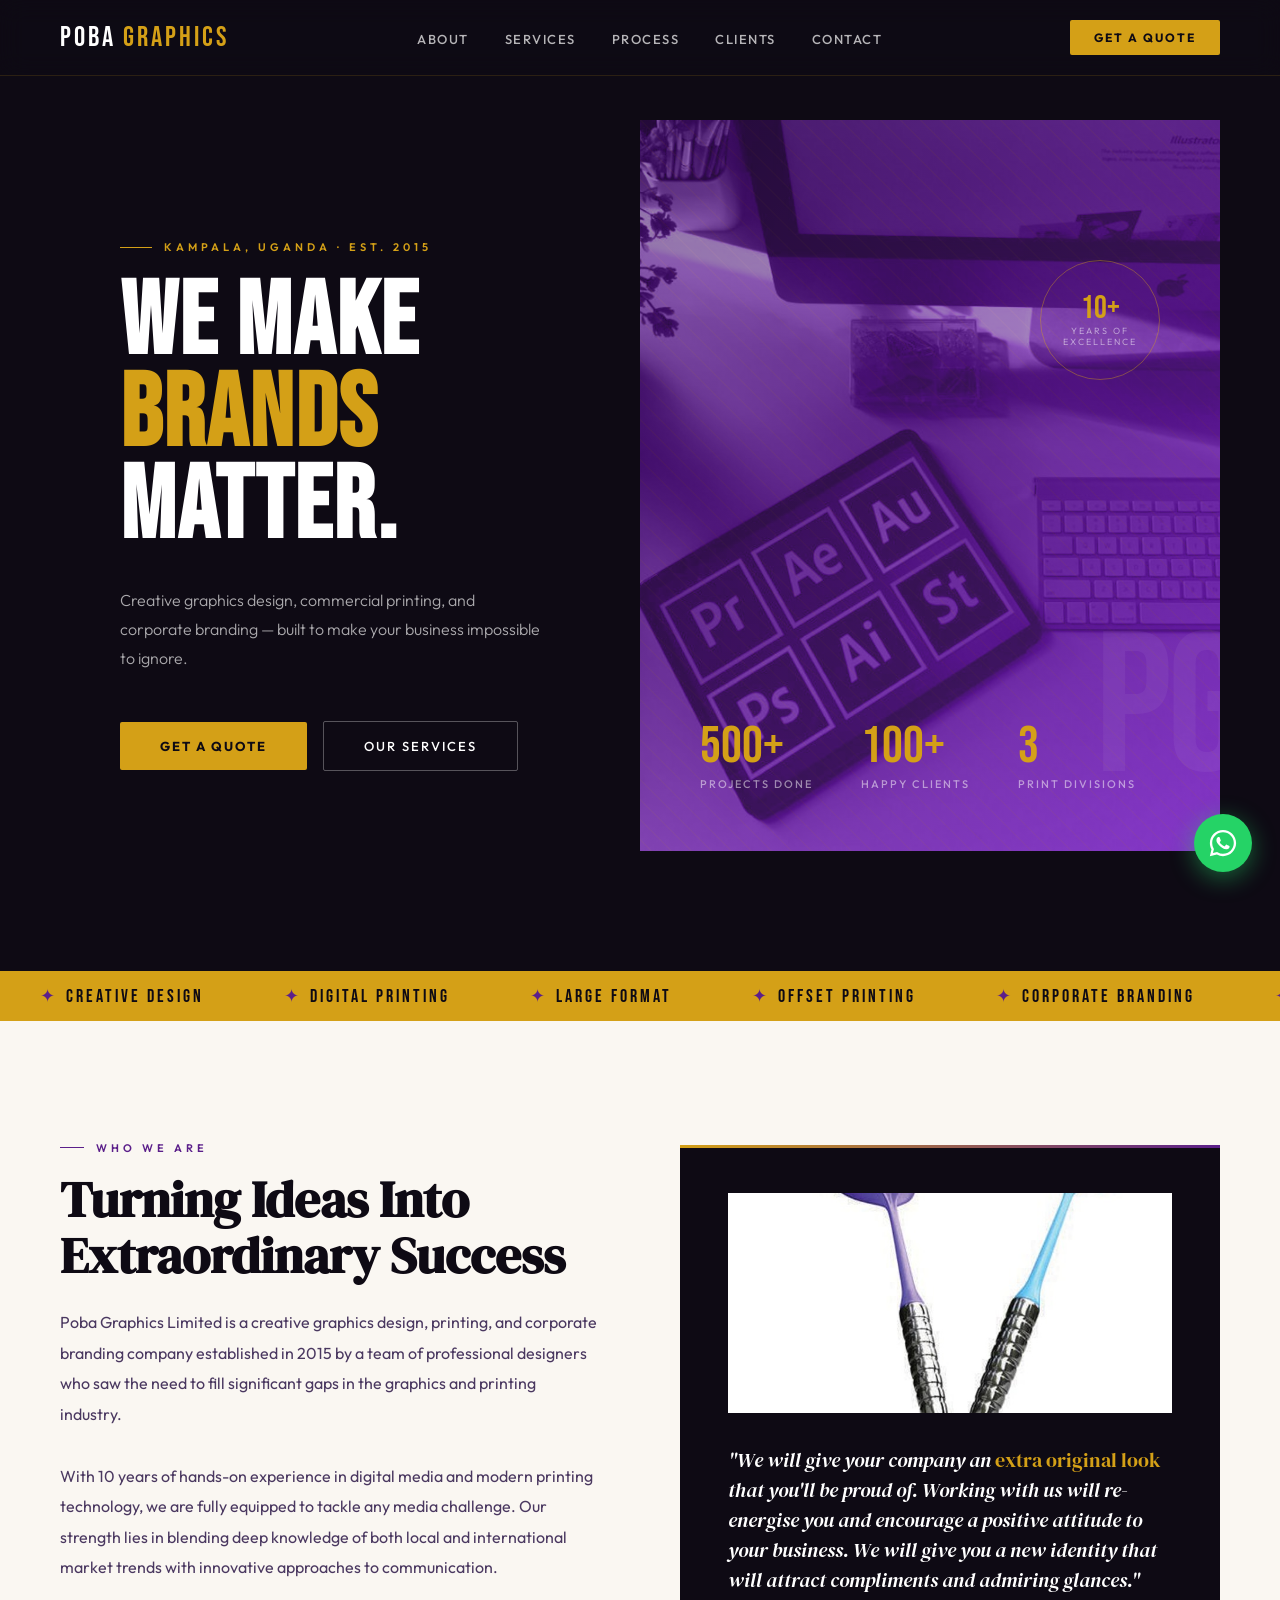
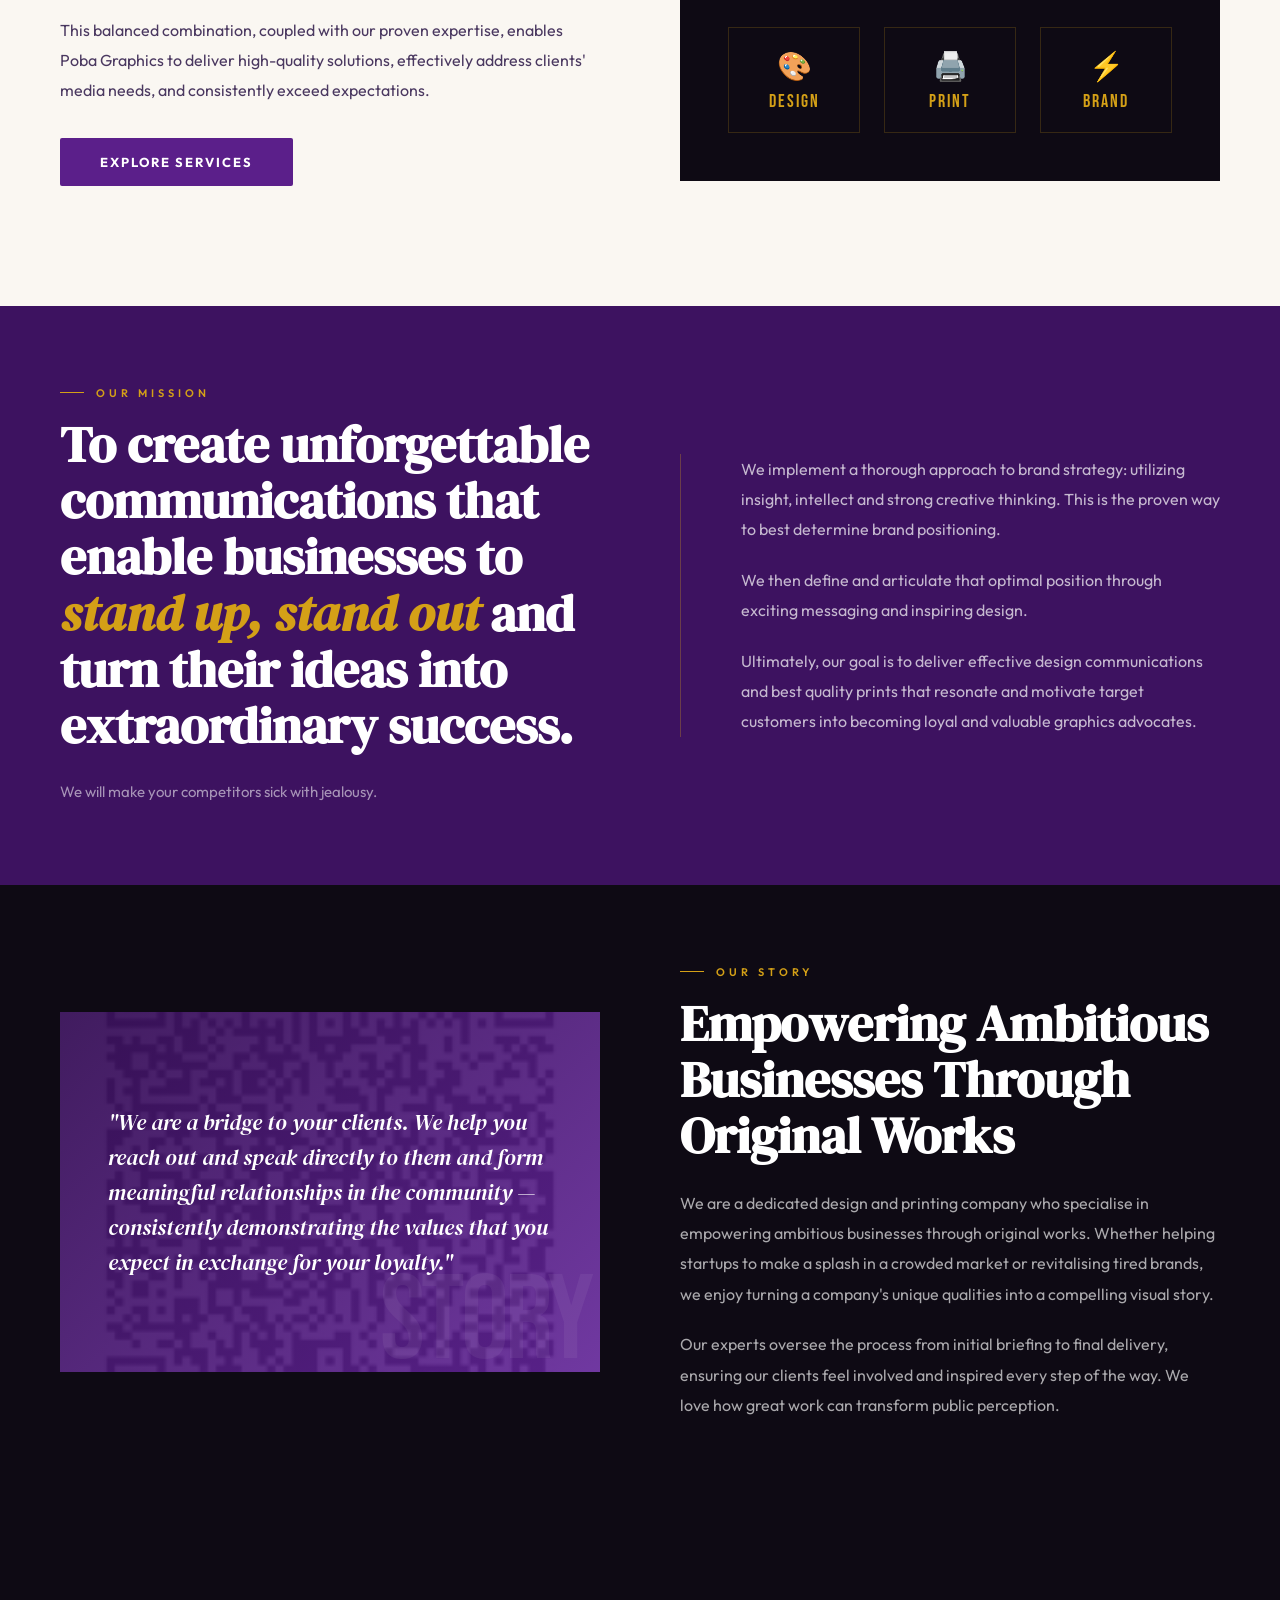
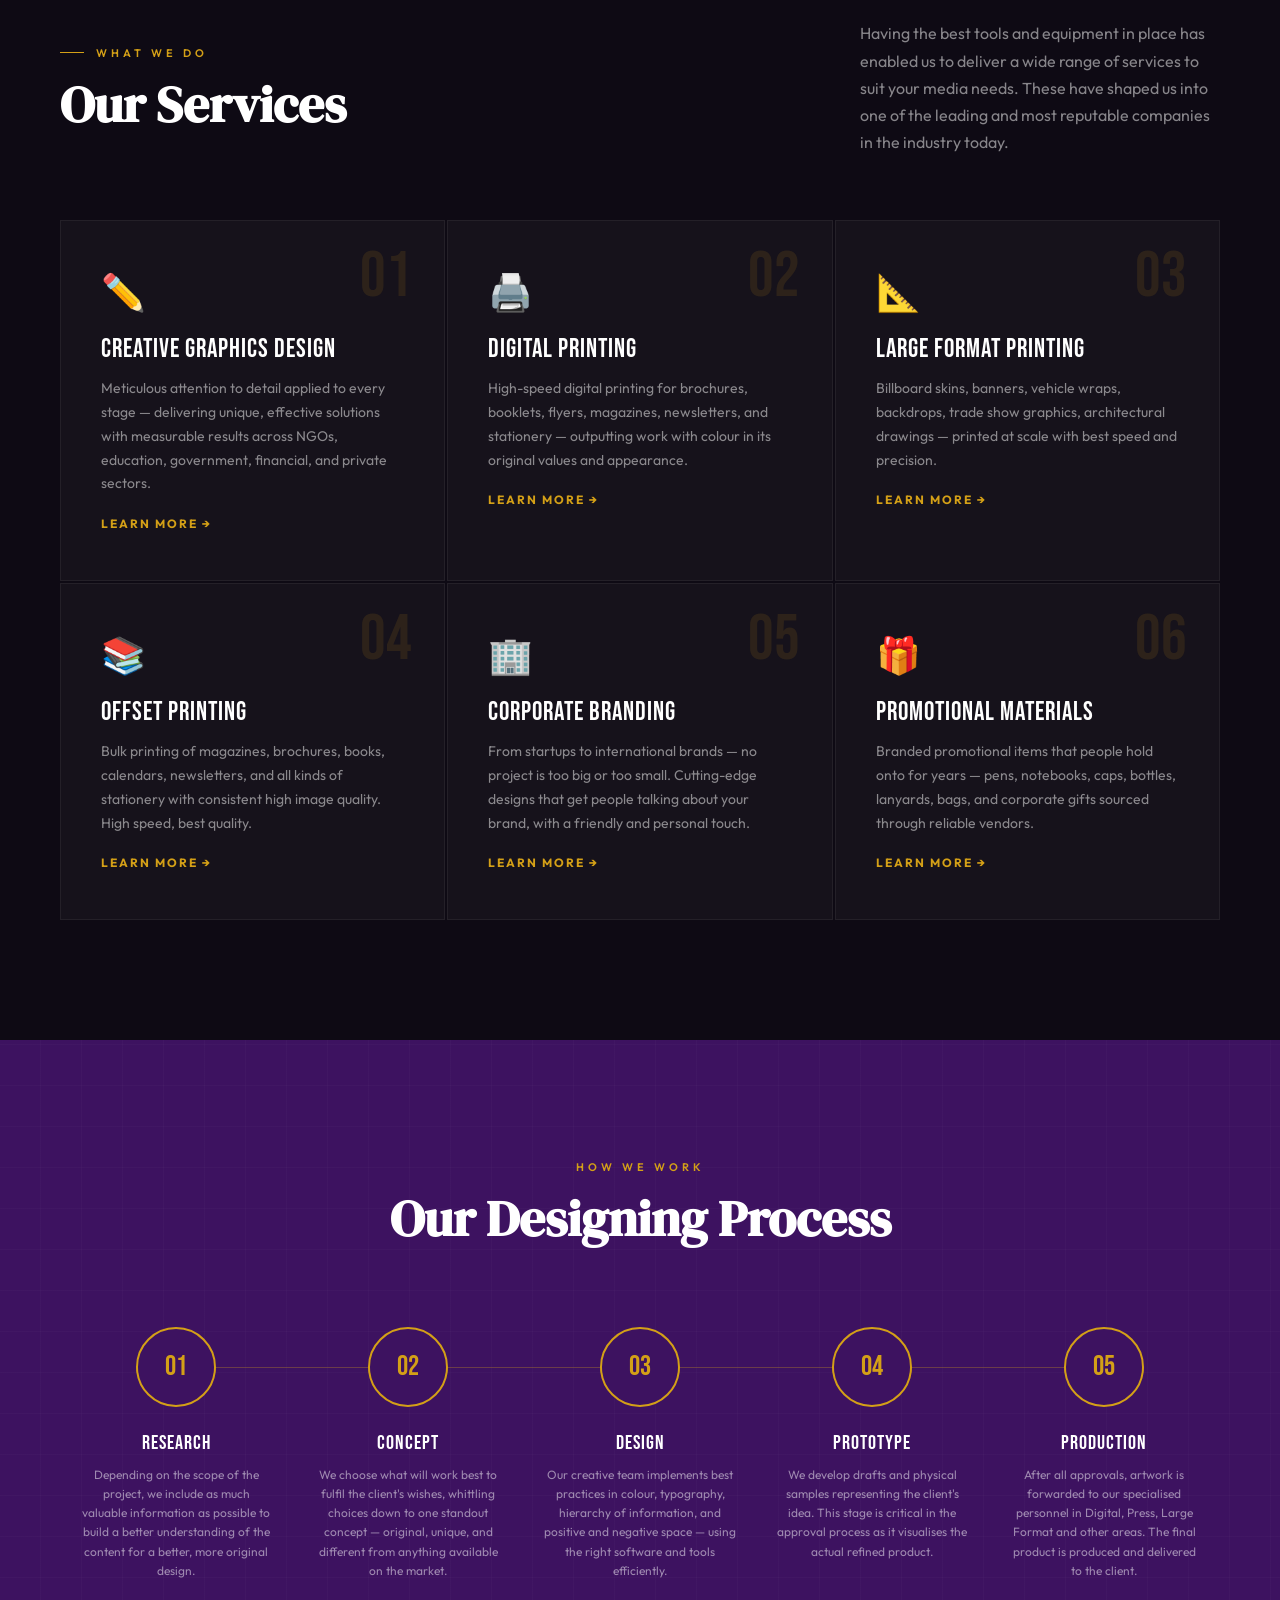
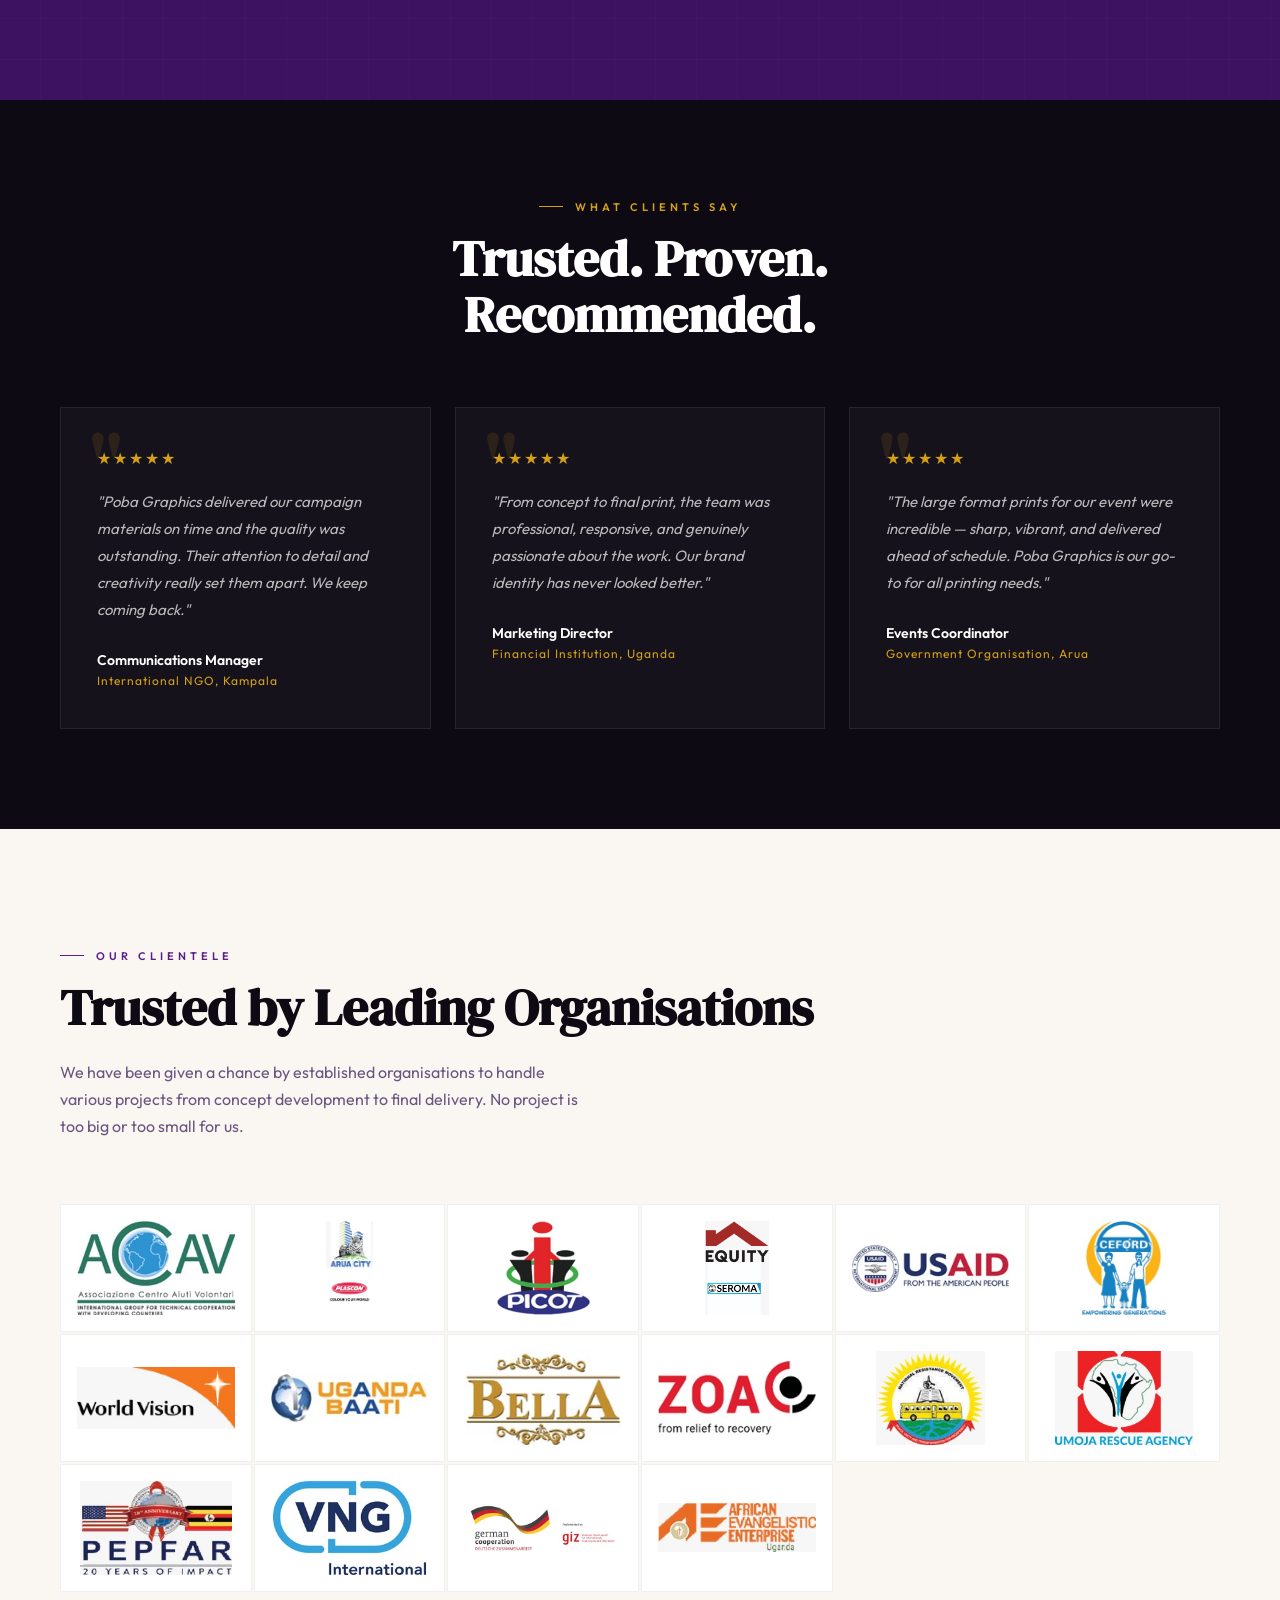
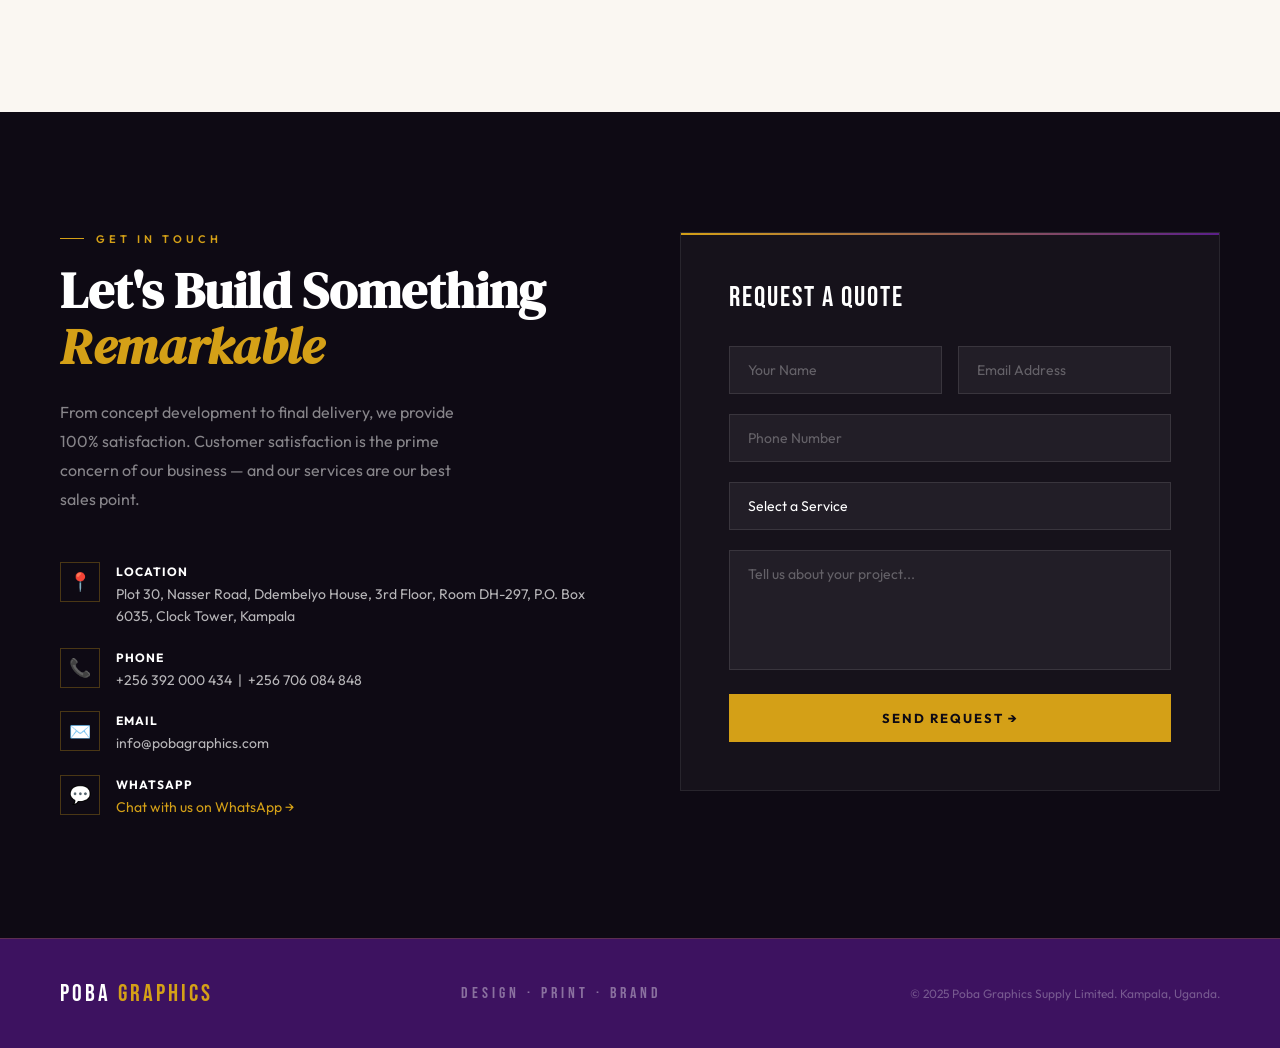
<file: index.html>
<!DOCTYPE html>
<html lang="en">
<head>
<meta charset="UTF-8">
<meta name="viewport" content="width=device-width, initial-scale=1.0">
<title>Poba Graphics Supply Limited | Design · Print · Brand</title>
<meta name="description" content="Poba Graphics Supply Limited — creative graphics design, printing, and corporate branding company based in Kampala, Uganda. Est. 2015.">
<meta property="og:title" content="Poba Graphics Supply Limited | Design · Print · Brand">
<meta property="og:description" content="Creative graphics design, commercial printing, and corporate branding in Kampala, Uganda. 10+ years of excellence.">
<meta property="og:image" content="images/landing page.jpeg">
<meta property="og:type" content="website">
<meta name="twitter:card" content="summary_large_image">
<link rel="icon" type="image/svg+xml" href="favicon.svg">
<link href="https://fonts.googleapis.com/css2?family=Bebas+Neue&family=Outfit:wght@300;400;500;600;700&family=DM+Serif+Display:ital@0;1&display=swap" rel="stylesheet">
<link rel="stylesheet" href="poba-graphics.css">
</head>
<body>

<!-- NAV -->
<nav id="mainNav">
  <a href="#" class="nav-logo">POBA <span>GRAPHICS</span></a>
  <ul class="nav-links" id="navLinks">
    <li><a href="#about" class="nav-link">About</a></li>
    <li><a href="#services" class="nav-link">Services</a></li>
    <li><a href="#process" class="nav-link">Process</a></li>
    <li><a href="#clients" class="nav-link">Clients</a></li>
    <li><a href="#contact" class="nav-link">Contact</a></li>
  </ul>
  <div class="nav-right">
    <a href="#contact" class="nav-cta">Get a Quote</a>
    <button class="hamburger" id="hamburger" aria-label="Open menu">
      <span></span><span></span><span></span>
    </button>
  </div>
</nav>

<!-- MOBILE MENU OVERLAY -->
<div class="mobile-menu" id="mobileMenu">
  <button class="mobile-menu-close" id="mobileClose" aria-label="Close menu">✕</button>
  <ul>
    <li><a href="#about" class="mobile-link">About</a></li>
    <li><a href="#services" class="mobile-link">Services</a></li>
    <li><a href="#process" class="mobile-link">Process</a></li>
    <li><a href="#clients" class="mobile-link">Clients</a></li>
    <li><a href="#contact" class="mobile-link">Contact</a></li>
    <li><a href="#contact" class="mobile-link mobile-cta">Get a Quote</a></li>
  </ul>
</div>

<!-- HERO -->
<section id="hero">
  <div class="hero-left">
    <p class="hero-eyebrow">Kampala, Uganda · Est. 2015</p>
    <h1>WE MAKE <em>BRANDS</em> MATTER.</h1>
    <p class="hero-sub">Creative graphics design, commercial printing, and corporate branding — built to make your business impossible to ignore.</p>
    <div class="hero-actions">
      <a href="#contact" class="btn-primary">Get a Quote</a>
      <a href="#services" class="btn-outline">Our Services</a>
    </div>
  </div>
  <div class="hero-right">
    <div class="hero-bg-shape"></div>
    <div class="hero-pattern"></div>
    <img src="images/landing page.jpeg" alt="Poba Graphics work" loading="eager" style="position:absolute;inset:0;width:100%;height:100%;object-fit:cover;opacity:0.45;mix-blend-mode:luminosity;">
    <div class="hero-big-text">PG</div>
    <div class="hero-badge">
      <span class="badge-year">10+</span>
      <span class="badge-since">Years of<br>Excellence</span>
    </div>
    <div class="hero-stats">
      <div class="stat-item">
        <div class="stat-num">500+</div>
        <div class="stat-label">Projects Done</div>
      </div>
      <div class="stat-item">
        <div class="stat-num">100+</div>
        <div class="stat-label">Happy Clients</div>
      </div>
      <div class="stat-item">
        <div class="stat-num">3</div>
        <div class="stat-label">Print Divisions</div>
      </div>
    </div>
  </div>
</section>

<!-- MARQUEE -->
<div class="marquee-bar">
  <div class="marquee-track" id="marqueeTrack"></div>
</div>

<!-- ABOUT -->
<section id="about">
  <div class="about-left fade-up">
    <p class="section-tag">Who We Are</p>
    <h2 class="section-title">Turning Ideas Into Extraordinary Success</h2>
    <p class="about-body">Poba Graphics Limited is a creative graphics design, printing, and corporate branding company established in 2015 by a team of professional designers who saw the need to fill significant gaps in the graphics and printing industry.</p>
    <p class="about-body">With 10 years of hands-on experience in digital media and modern printing technology, we are fully equipped to tackle any media challenge. Our strength lies in blending deep knowledge of both local and international market trends with innovative approaches to communication.</p>
    <p class="about-body">This balanced combination, coupled with our proven expertise, enables Poba Graphics to deliver high-quality solutions, effectively address clients' media needs, and consistently exceed expectations.</p>
    <a href="#services" class="btn-primary" style="background:var(--purple); color:white;">Explore Services</a>
  </div>
  <div class="about-right fade-up">
    <div class="about-card">
      <img src="images/profile 1.jpeg" alt="Poba Graphics Team" loading="lazy" style="width:100%;height:220px;object-fit:cover;margin-bottom:32px;display:block;">
      <p class="about-card-quote">"We will give your company an <span>extra original look</span> that you'll be proud of. Working with us will re-energise you and encourage a positive attitude to your business. We will give you a new identity that will attract compliments and admiring glances."</p>
      <div class="about-pillars">
        <div class="pillar"><div class="pillar-icon">🎨</div><div class="pillar-label">Design</div></div>
        <div class="pillar"><div class="pillar-icon">🖨️</div><div class="pillar-label">Print</div></div>
        <div class="pillar"><div class="pillar-icon">⚡</div><div class="pillar-label">Brand</div></div>
      </div>
    </div>
  </div>
</section>

<!-- MISSION -->
<section id="mission" style="background:var(--purple-dark); padding:80px 60px;">
  <div style="display:grid; grid-template-columns:1fr 1fr; gap:80px; align-items:center; max-width:1200px; margin:0 auto;">
    <div class="fade-up">
      <p class="section-tag" style="color:var(--gold);">Our Mission</p>
      <h2 class="section-title" style="color:var(--white);">To create unforgettable communications that enable businesses to <em style="font-style:italic; color:var(--gold);">stand up, stand out</em> and turn their ideas into extraordinary success.</h2>
      <p style="font-size:15px; color:rgba(255,255,255,0.55); line-height:1.8; margin-top:16px;">We will make your competitors sick with jealousy.</p>
    </div>
    <div class="fade-up" style="border-left:1px solid rgba(212,160,23,0.3); padding-left:60px;">
      <p style="font-size:16px; color:rgba(255,255,255,0.7); line-height:1.9; margin-bottom:20px;">We implement a thorough approach to brand strategy: utilizing insight, intellect and strong creative thinking. This is the proven way to best determine brand positioning.</p>
      <p style="font-size:16px; color:rgba(255,255,255,0.7); line-height:1.9; margin-bottom:20px;">We then define and articulate that optimal position through exciting messaging and inspiring design.</p>
      <p style="font-size:16px; color:rgba(255,255,255,0.7); line-height:1.9;">Ultimately, our goal is to deliver effective design communications and best quality prints that resonate and motivate target customers into becoming loyal and valuable graphics advocates.</p>
    </div>
  </div>
</section>

<!-- OUR STORY -->
<section id="story" style="background:var(--dark); padding:80px 60px;">
  <div style="display:grid; grid-template-columns:1fr 1fr; gap:80px; align-items:center; max-width:1200px; margin:0 auto;">
    <div class="fade-up" style="position:relative; overflow:hidden; min-height:360px; display:flex; align-items:center; justify-content:center;">
      <img src="images/yy.jpeg" alt="Poba Graphics Story" loading="lazy" style="position:absolute;inset:0;width:100%;height:100%;object-fit:cover;opacity:0.3;">
      <div style="position:absolute; inset:0; background:linear-gradient(135deg,rgba(61,18,96,0.85),rgba(123,45,191,0.7));"></div>
      <p style="font-family:'Bebas Neue',sans-serif; font-size:120px; color:rgba(255,255,255,0.06); position:absolute; bottom:-10px; right:10px; line-height:1; letter-spacing:-4px; user-select:none;">STORY</p>
      <p style="font-family:'DM Serif Display',serif; font-size:22px; color:var(--white); line-height:1.6; padding:48px; position:relative; z-index:1; font-style:italic;">"We are a bridge to your clients. We help you reach out and speak directly to them and form meaningful relationships in the community — consistently demonstrating the values that you expect in exchange for your loyalty."</p>
    </div>
    <div class="fade-up">
      <p class="section-tag">Our Story</p>
      <h2 class="section-title" style="color:var(--white);">Empowering Ambitious Businesses Through Original Works</h2>
      <p style="font-size:16px; color:rgba(255,255,255,0.65); line-height:1.9; margin-bottom:20px;">We are a dedicated design and printing company who specialise in empowering ambitious businesses through original works. Whether helping startups to make a splash in a crowded market or revitalising tired brands, we enjoy turning a company's unique qualities into a compelling visual story.</p>
      <p style="font-size:16px; color:rgba(255,255,255,0.65); line-height:1.9;">Our experts oversee the process from initial briefing to final delivery, ensuring our clients feel involved and inspired every step of the way. We love how great work can transform public perception.</p>
    </div>
  </div>
</section>

<!-- SERVICES -->
<section id="services">
  <div class="services-header fade-up">
    <div>
      <p class="section-tag">What We Do</p>
      <h2 class="section-title" style="color:var(--white)">Our Services</h2>
    </div>
    <p class="services-intro">Having the best tools and equipment in place has enabled us to deliver a wide range of services to suit your media needs. These have shaped us into one of the leading and most reputable companies in the industry today.</p>
  </div>
  <div class="services-grid">
    <a href="services/creative-graphics.html" class="service-card fade-up">
      <div class="service-num">01</div>
      <div class="service-icon">✏️</div>
      <div class="service-name">Creative Graphics Design</div>
      <p class="service-desc">Meticulous attention to detail applied to every stage — delivering unique, effective solutions with measurable results across NGOs, education, government, financial, and private sectors.</p>
      <span class="service-link">Learn More →</span>
    </a>
    <a href="services/digital-printing.html" class="service-card fade-up">
      <div class="service-num">02</div>
      <div class="service-icon">🖨️</div>
      <div class="service-name">Digital Printing</div>
      <p class="service-desc">High-speed digital printing for brochures, booklets, flyers, magazines, newsletters, and stationery — outputting work with colour in its original values and appearance.</p>
      <span class="service-link">Learn More →</span>
    </a>
    <a href="services/large-format.html" class="service-card fade-up">
      <div class="service-num">03</div>
      <div class="service-icon">📐</div>
      <div class="service-name">Large Format Printing</div>
      <p class="service-desc">Billboard skins, banners, vehicle wraps, backdrops, trade show graphics, architectural drawings — printed at scale with best speed and precision.</p>
      <span class="service-link">Learn More →</span>
    </a>
    <a href="services/offset-printing.html" class="service-card fade-up">
      <div class="service-num">04</div>
      <div class="service-icon">📚</div>
      <div class="service-name">Offset Printing</div>
      <p class="service-desc">Bulk printing of magazines, brochures, books, calendars, newsletters, and all kinds of stationery with consistent high image quality. High speed, best quality.</p>
      <span class="service-link">Learn More →</span>
    </a>
    <a href="services/corporate-branding.html" class="service-card fade-up">
      <div class="service-num">05</div>
      <div class="service-icon">🏢</div>
      <div class="service-name">Corporate Branding</div>
      <p class="service-desc">From startups to international brands — no project is too big or too small. Cutting-edge designs that get people talking about your brand, with a friendly and personal touch.</p>
      <span class="service-link">Learn More →</span>
    </a>
    <a href="services/promotional-materials.html" class="service-card fade-up">
      <div class="service-num">06</div>
      <div class="service-icon">🎁</div>
      <div class="service-name">Promotional Materials</div>
      <p class="service-desc">Branded promotional items that people hold onto for years — pens, notebooks, caps, bottles, lanyards, bags, and corporate gifts sourced through reliable vendors.</p>
      <span class="service-link">Learn More →</span>
    </a>
  </div>
</section>

<!-- PROCESS -->
<section id="process">
  <div class="process-header fade-up">
    <p class="section-tag">How We Work</p>
    <h2 class="section-title" style="color:var(--white)">Our Designing Process</h2>
  </div>
  <div class="process-steps">
    <div class="step fade-up">
      <div class="step-circle">01</div>
      <div class="step-name">Research</div>
      <p class="step-desc">Depending on the scope of the project, we include as much valuable information as possible to build a better understanding of the content for a better, more original design.</p>
    </div>
    <div class="step fade-up">
      <div class="step-circle">02</div>
      <div class="step-name">Concept</div>
      <p class="step-desc">We choose what will work best to fulfil the client's wishes, whittling choices down to one standout concept — original, unique, and different from anything available on the market.</p>
    </div>
    <div class="step fade-up">
      <div class="step-circle">03</div>
      <div class="step-name">Design</div>
      <p class="step-desc">Our creative team implements best practices in colour, typography, hierarchy of information, and positive and negative space — using the right software and tools efficiently.</p>
    </div>
    <div class="step fade-up">
      <div class="step-circle">04</div>
      <div class="step-name">Prototype</div>
      <p class="step-desc">We develop drafts and physical samples representing the client's idea. This stage is critical in the approval process as it visualises the actual refined product.</p>
    </div>
    <div class="step fade-up">
      <div class="step-circle">05</div>
      <div class="step-name">Production</div>
      <p class="step-desc">After all approvals, artwork is forwarded to our specialised personnel in Digital, Press, Large Format and other areas. The final product is produced and delivered to the client.</p>
    </div>
  </div>
</section>

<!-- TESTIMONIALS -->
<section id="testimonials" style="background:var(--dark); padding:100px 60px;">
  <div class="fade-up" style="text-align:center; margin-bottom:64px;">
    <p class="section-tag" style="justify-content:center;">What Clients Say</p>
    <h2 class="section-title" style="color:var(--white); max-width:600px; margin:0 auto;">Trusted. Proven. Recommended.</h2>
  </div>
  <div class="testimonials-grid fade-up">
    <div class="testimonial-card">
      <div class="testimonial-stars">★★★★★</div>
      <p class="testimonial-text">"Poba Graphics delivered our campaign materials on time and the quality was outstanding. Their attention to detail and creativity really set them apart. We keep coming back."</p>
      <div class="testimonial-author">
        <div class="testimonial-name">Communications Manager</div>
        <div class="testimonial-org">International NGO, Kampala</div>
      </div>
    </div>
    <div class="testimonial-card">
      <div class="testimonial-stars">★★★★★</div>
      <p class="testimonial-text">"From concept to final print, the team was professional, responsive, and genuinely passionate about the work. Our brand identity has never looked better."</p>
      <div class="testimonial-author">
        <div class="testimonial-name">Marketing Director</div>
        <div class="testimonial-org">Financial Institution, Uganda</div>
      </div>
    </div>
    <div class="testimonial-card">
      <div class="testimonial-stars">★★★★★</div>
      <p class="testimonial-text">"The large format prints for our event were incredible — sharp, vibrant, and delivered ahead of schedule. Poba Graphics is our go-to for all printing needs."</p>
      <div class="testimonial-author">
        <div class="testimonial-name">Events Coordinator</div>
        <div class="testimonial-org">Government Organisation, Arua</div>
      </div>
    </div>
  </div>
</section>

<!-- CLIENTS -->
<section id="clients">
  <div class="clients-header fade-up">
    <p class="section-tag">Our Clientele</p>
    <h2 class="section-title">Trusted by Leading Organisations</h2>
    <p class="clients-sub">We have been given a chance by established organisations to handle various projects from concept development to final delivery. No project is too big or too small for us.</p>
  </div>
  <div class="clients-grid">
    <div class="client-tile fade-up"><img src="images/clients/1.jpeg" alt="Client" loading="lazy"></div>
    <div class="client-tile fade-up"><img src="images/clients/2.jpeg" alt="Client" loading="lazy"></div>
    <div class="client-tile fade-up"><img src="images/clients/3.jpeg" alt="Client" loading="lazy"></div>
    <div class="client-tile fade-up"><img src="images/clients/4.jpeg" alt="Client" loading="lazy"></div>
    <div class="client-tile fade-up"><img src="images/clients/5.jpeg" alt="Client" loading="lazy"></div>
    <div class="client-tile fade-up"><img src="images/clients/6.jpeg" alt="Client" loading="lazy"></div>
    <div class="client-tile fade-up"><img src="images/clients/7.jpeg" alt="Client" loading="lazy"></div>
    <div class="client-tile fade-up"><img src="images/clients/8.jpeg" alt="Client" loading="lazy"></div>
    <div class="client-tile fade-up"><img src="images/clients/9.jpeg" alt="Client" loading="lazy"></div>
    <div class="client-tile fade-up"><img src="images/clients/10.jpeg" alt="Client" loading="lazy"></div>
    <div class="client-tile fade-up"><img src="images/clients/11.jpeg" alt="Client" loading="lazy"></div>
    <div class="client-tile fade-up"><img src="images/clients/12.jpeg" alt="Client" loading="lazy"></div>
    <div class="client-tile fade-up"><img src="images/clients/13.jpeg" alt="Client" loading="lazy"></div>
    <div class="client-tile fade-up"><img src="images/clients/14.jpeg" alt="Client" loading="lazy"></div>
    <div class="client-tile fade-up"><img src="images/clients/15.jpeg" alt="Client" loading="lazy"></div>
    <div class="client-tile fade-up"><img src="images/clients/16.jpeg" alt="Client" loading="lazy"></div>
  </div>
</section>

<!-- CONTACT -->
<section id="contact">
  <div class="contact-left fade-up">
    <p class="section-tag">Get In Touch</p>
    <h2 class="section-title">Let's Build Something <em style="font-style:italic; color:var(--gold)">Remarkable</em></h2>
    <p class="contact-tagline">From concept development to final delivery, we provide 100% satisfaction. Customer satisfaction is the prime concern of our business — and our services are our best sales point.</p>
    <div class="contact-info">
      <div class="contact-item">
        <div class="contact-icon">📍</div>
        <div class="contact-text">
          <strong>Location</strong>
          Plot 30, Nasser Road, Ddembelyo House, 3rd Floor, Room DH-297, P.O. Box 6035, Clock Tower, Kampala
        </div>
      </div>
      <div class="contact-item">
        <div class="contact-icon">📞</div>
        <div class="contact-text">
          <strong>Phone</strong>
          <a href="tel:+256392000434" style="color:inherit; text-decoration:none;">+256 392 000 434</a> &nbsp;|&nbsp; <a href="tel:+256706084848" style="color:inherit; text-decoration:none;">+256 706 084 848</a>
        </div>
      </div>
      <div class="contact-item">
        <div class="contact-icon">✉️</div>
        <div class="contact-text">
          <strong>Email</strong>
          <a href="mailto:info@pobagraphics.com" style="color:inherit; text-decoration:none;">info@pobagraphics.com</a>
        </div>
      </div>
      <div class="contact-item">
        <div class="contact-icon">💬</div>
        <div class="contact-text">
          <strong>WhatsApp</strong>
          <a href="https://wa.me/256779084848" target="_blank" style="color:var(--gold); text-decoration:none;">Chat with us on WhatsApp →</a>
        </div>
      </div>
    </div>
  </div>
  <div class="contact-form-area fade-up">
    <div class="form-title">REQUEST A QUOTE</div>
    <form id="contactForm" action="https://formspree.io/f/xpwzejbq" method="POST">
      <div class="form-row">
        <div class="form-group"><input type="text" name="name" placeholder="Your Name" required></div>
        <div class="form-group"><input type="email" name="email" placeholder="Email Address" required></div>
      </div>
      <div class="form-group"><input type="tel" name="phone" placeholder="Phone Number"></div>
      <div class="form-group">
        <select name="service" required>
          <option value="" disabled selected>Select a Service</option>
          <option>Creative Graphics Design</option>
          <option>Digital Printing</option>
          <option>Large Format Printing</option>
          <option>Offset Printing</option>
          <option>Corporate Branding</option>
          <option>Promotional Materials</option>
        </select>
      </div>
      <div class="form-group"><textarea name="message" placeholder="Tell us about your project..."></textarea></div>
      <button type="submit" class="btn-submit" id="submitBtn">Send Request →</button>
    </form>
  </div>
</section>

<!-- FOOTER -->
<footer>
  <div class="footer-logo">POBA <span>GRAPHICS</span></div>
  <div class="footer-tagline">DESIGN · PRINT · BRAND</div>
  <div class="footer-copy">© 2025 Poba Graphics Supply Limited. Kampala, Uganda.</div>
</footer>

<!-- WHATSAPP FLOATING BUTTON -->
<a href="https://wa.me/256779084848" class="whatsapp-float" target="_blank" aria-label="Chat on WhatsApp">
  <svg viewBox="0 0 32 32" fill="white" xmlns="http://www.w3.org/2000/svg" width="28" height="28">
    <path d="M16 1C7.716 1 1 7.716 1 16c0 2.628.671 5.1 1.845 7.261L1 31l8.01-1.818A14.94 14.94 0 0016 31c8.284 0 15-6.716 15-15S24.284 1 16 1zm0 27.333a12.27 12.27 0 01-6.29-1.73l-.45-.267-4.758 1.08 1.13-4.626-.294-.476A12.267 12.267 0 013.667 16C3.667 9.189 9.189 3.667 16 3.667S28.333 9.189 28.333 16 22.811 28.333 16 28.333zm6.735-9.184c-.369-.184-2.183-1.077-2.522-1.2-.338-.123-.585-.184-.831.184-.246.369-.954 1.2-1.17 1.447-.215.246-.43.277-.8.092-.369-.184-1.558-.574-2.967-1.83-1.097-.977-1.837-2.184-2.052-2.553-.215-.369-.023-.568.162-.752.166-.165.369-.43.553-.645.185-.215.246-.369.369-.615.123-.246.062-.461-.031-.645-.092-.184-.831-2.003-1.138-2.74-.3-.72-.605-.623-.831-.634l-.708-.012c-.246 0-.645.092-.983.461-.338.369-1.292 1.262-1.292 3.077s1.323 3.569 1.507 3.815c.184.246 2.603 3.976 6.308 5.576.882.38 1.569.607 2.104.777.884.281 1.689.242 2.325.147.709-.106 2.183-.893 2.49-1.755.308-.862.308-1.6.216-1.755-.093-.154-.338-.246-.708-.43z"/>
  </svg>
</a>

<!-- SCROLL TO TOP -->
<button class="scroll-top" id="scrollTop" aria-label="Scroll to top">↑</button>

<script>
  // Marquee
  const items = ['Creative Design','Digital Printing','Large Format','Offset Printing','Corporate Branding','Promotional Materials','10 Years Experience','Based in Kampala'];
  const track = document.getElementById('marqueeTrack');
  [...items,...items,...items,...items].forEach(t => {
    const el = document.createElement('span');
    el.className = 'marquee-item';
    el.innerHTML = `<span class="marquee-dot">✦</span>${t}`;
    track.appendChild(el);
  });

  // Scroll animations
  const observer = new IntersectionObserver((entries) => {
    entries.forEach(e => { if (e.isIntersecting) e.target.classList.add('visible'); });
  }, { threshold: 0.1, rootMargin: '0px 0px -40px 0px' });
  document.querySelectorAll('.fade-up').forEach((el, i) => {
    el.style.transitionDelay = `${(i % 6) * 0.08}s`;
    observer.observe(el);
  });

  // Nav shrink + active link on scroll
  const sections = document.querySelectorAll('section[id]');
  const navLinks = document.querySelectorAll('.nav-link');
  window.addEventListener('scroll', () => {
    const nav = document.querySelector('nav');
    nav.style.padding = window.scrollY > 60 ? '12px 60px' : '20px 60px';
    // active link
    let current = '';
    sections.forEach(s => { if (window.scrollY >= s.offsetTop - 120) current = s.id; });
    navLinks.forEach(a => {
      a.classList.remove('active');
      if (a.getAttribute('href') === '#' + current) a.classList.add('active');
    });
    // scroll-to-top visibility
    document.getElementById('scrollTop').classList.toggle('visible', window.scrollY > 400);
  });

  // Mobile hamburger menu
  const hamburger = document.getElementById('hamburger');
  const mobileMenu = document.getElementById('mobileMenu');
  const mobileClose = document.getElementById('mobileClose');
  hamburger.addEventListener('click', () => {
    mobileMenu.classList.add('open');
    document.body.style.overflow = 'hidden';
  });
  mobileClose.addEventListener('click', closeMenu);
  document.querySelectorAll('.mobile-link').forEach(l => l.addEventListener('click', closeMenu));
  function closeMenu() {
    mobileMenu.classList.remove('open');
    document.body.style.overflow = '';
  }

  // Scroll to top
  document.getElementById('scrollTop').addEventListener('click', () => window.scrollTo({ top: 0, behavior: 'smooth' }));

  // Formspree contact form
  const form = document.getElementById('contactForm');
  const btn = document.getElementById('submitBtn');
  form.addEventListener('submit', async (e) => {
    e.preventDefault();
    btn.textContent = 'Sending...';
    btn.disabled = true;
    try {
      const res = await fetch(form.action, {
        method: 'POST',
        body: new FormData(form),
        headers: { 'Accept': 'application/json' }
      });
      if (res.ok) {
        btn.textContent = '✓ Message Sent!';
        btn.style.background = '#2ECC71';
        form.reset();
        setTimeout(() => { btn.textContent = 'Send Request →'; btn.style.background = ''; btn.disabled = false; }, 4000);
      } else {
        throw new Error();
      }
    } catch {
      btn.textContent = 'Failed — Try Again';
      btn.style.background = '#E74C3C';
      btn.disabled = false;
      setTimeout(() => { btn.textContent = 'Send Request →'; btn.style.background = ''; }, 3000);
    }
  });
</script>
</body>
</html>
</file>
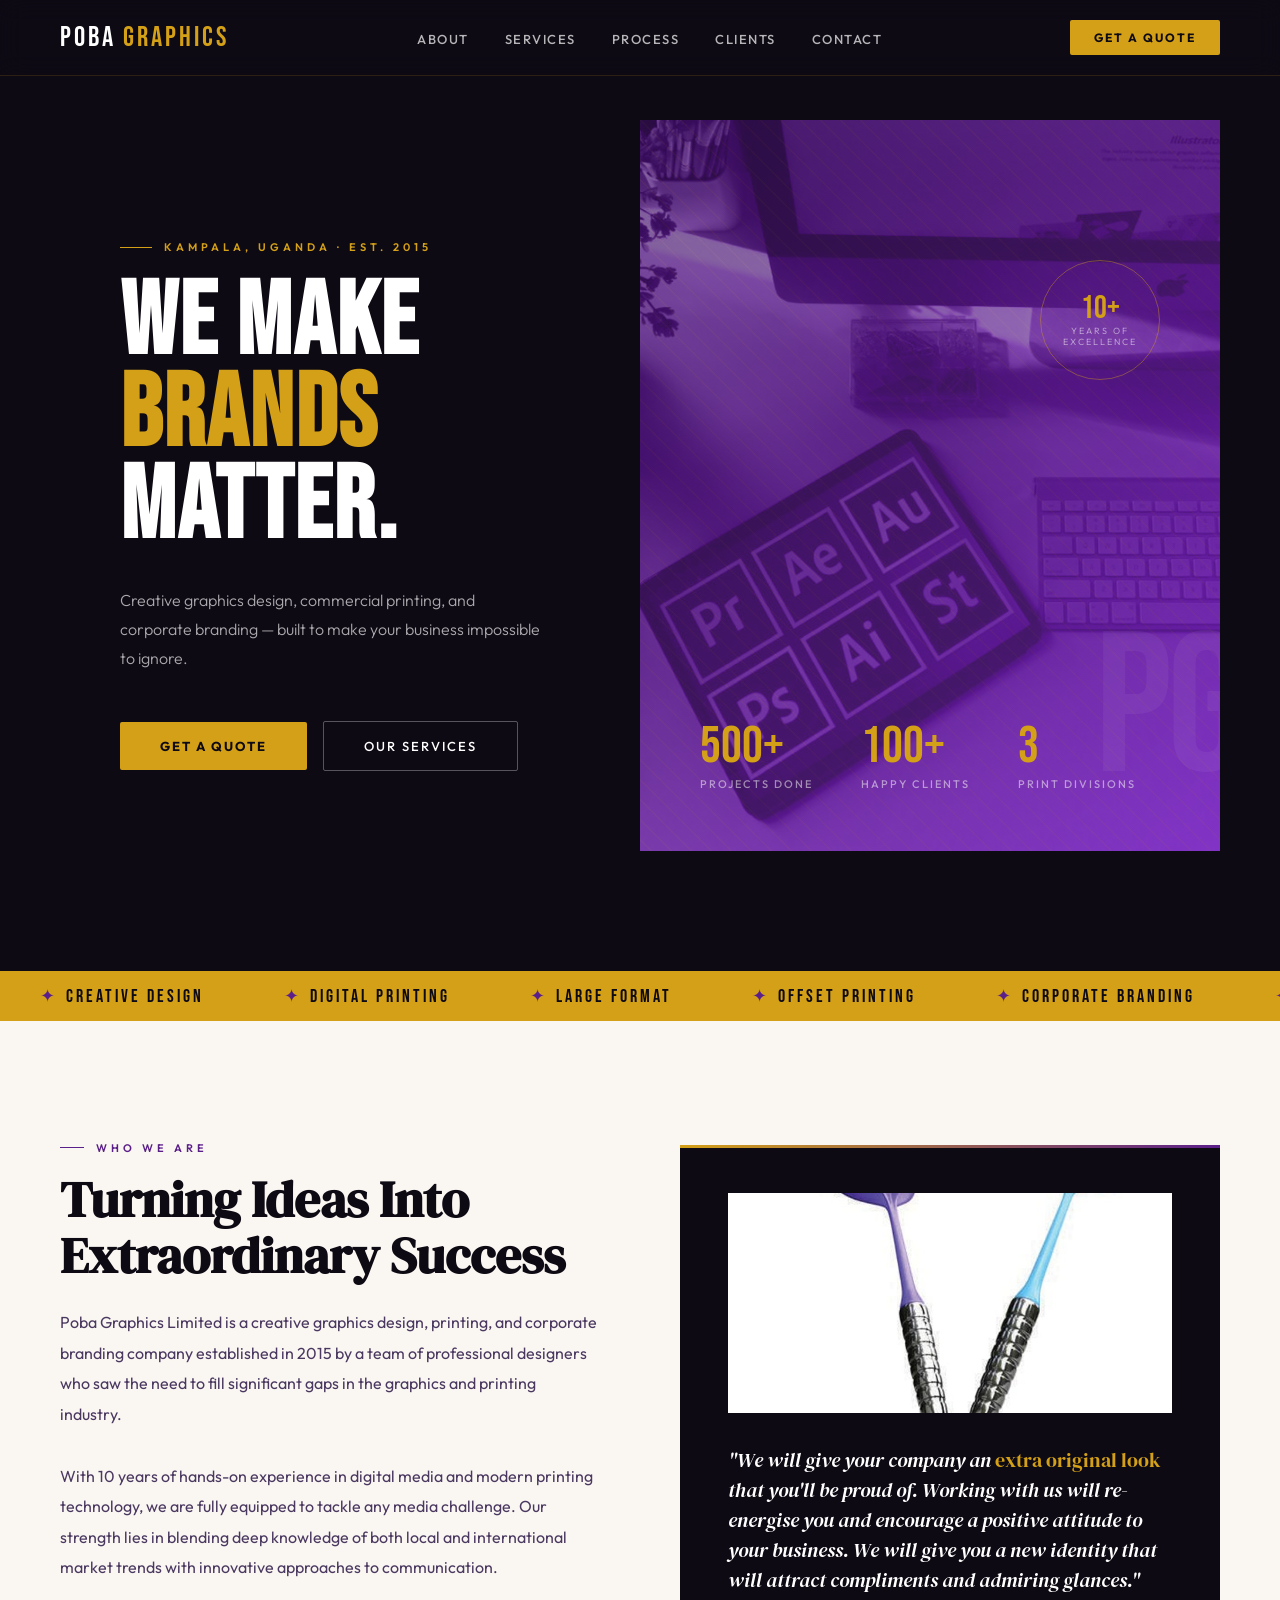
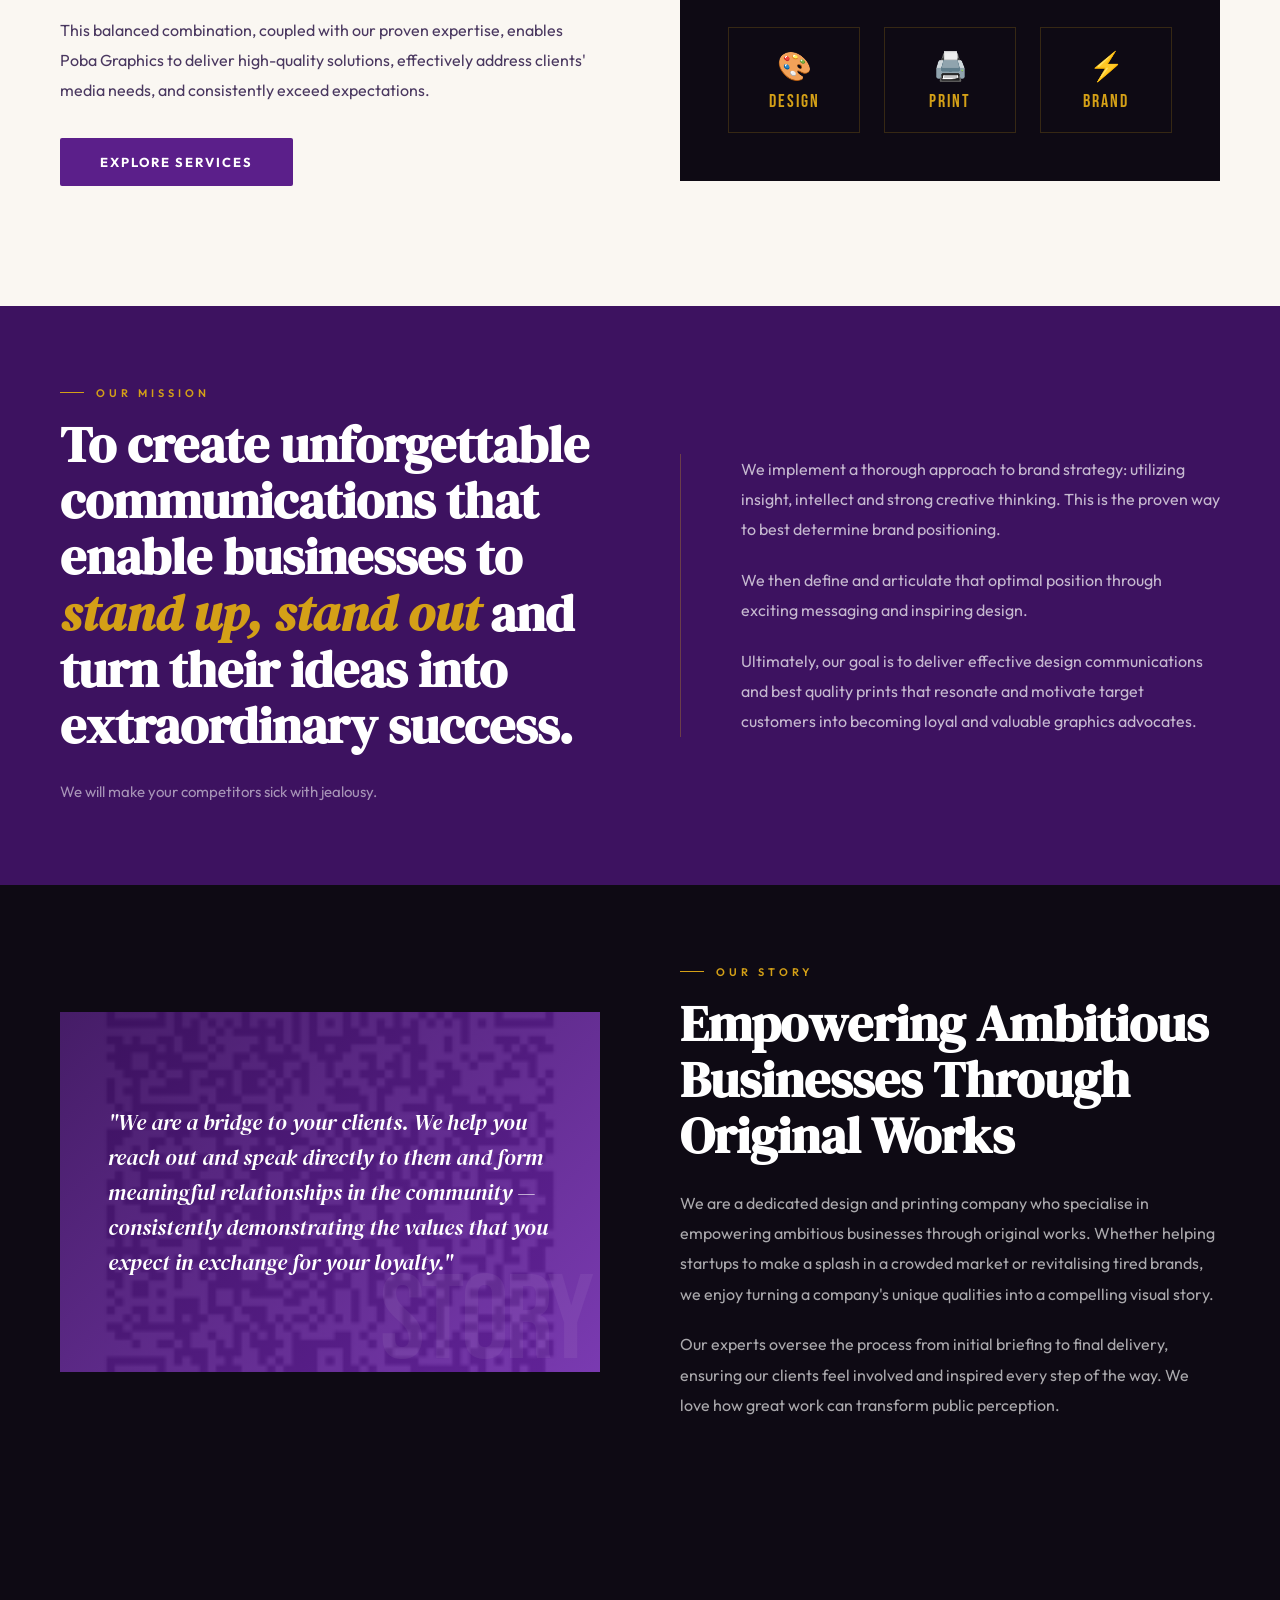
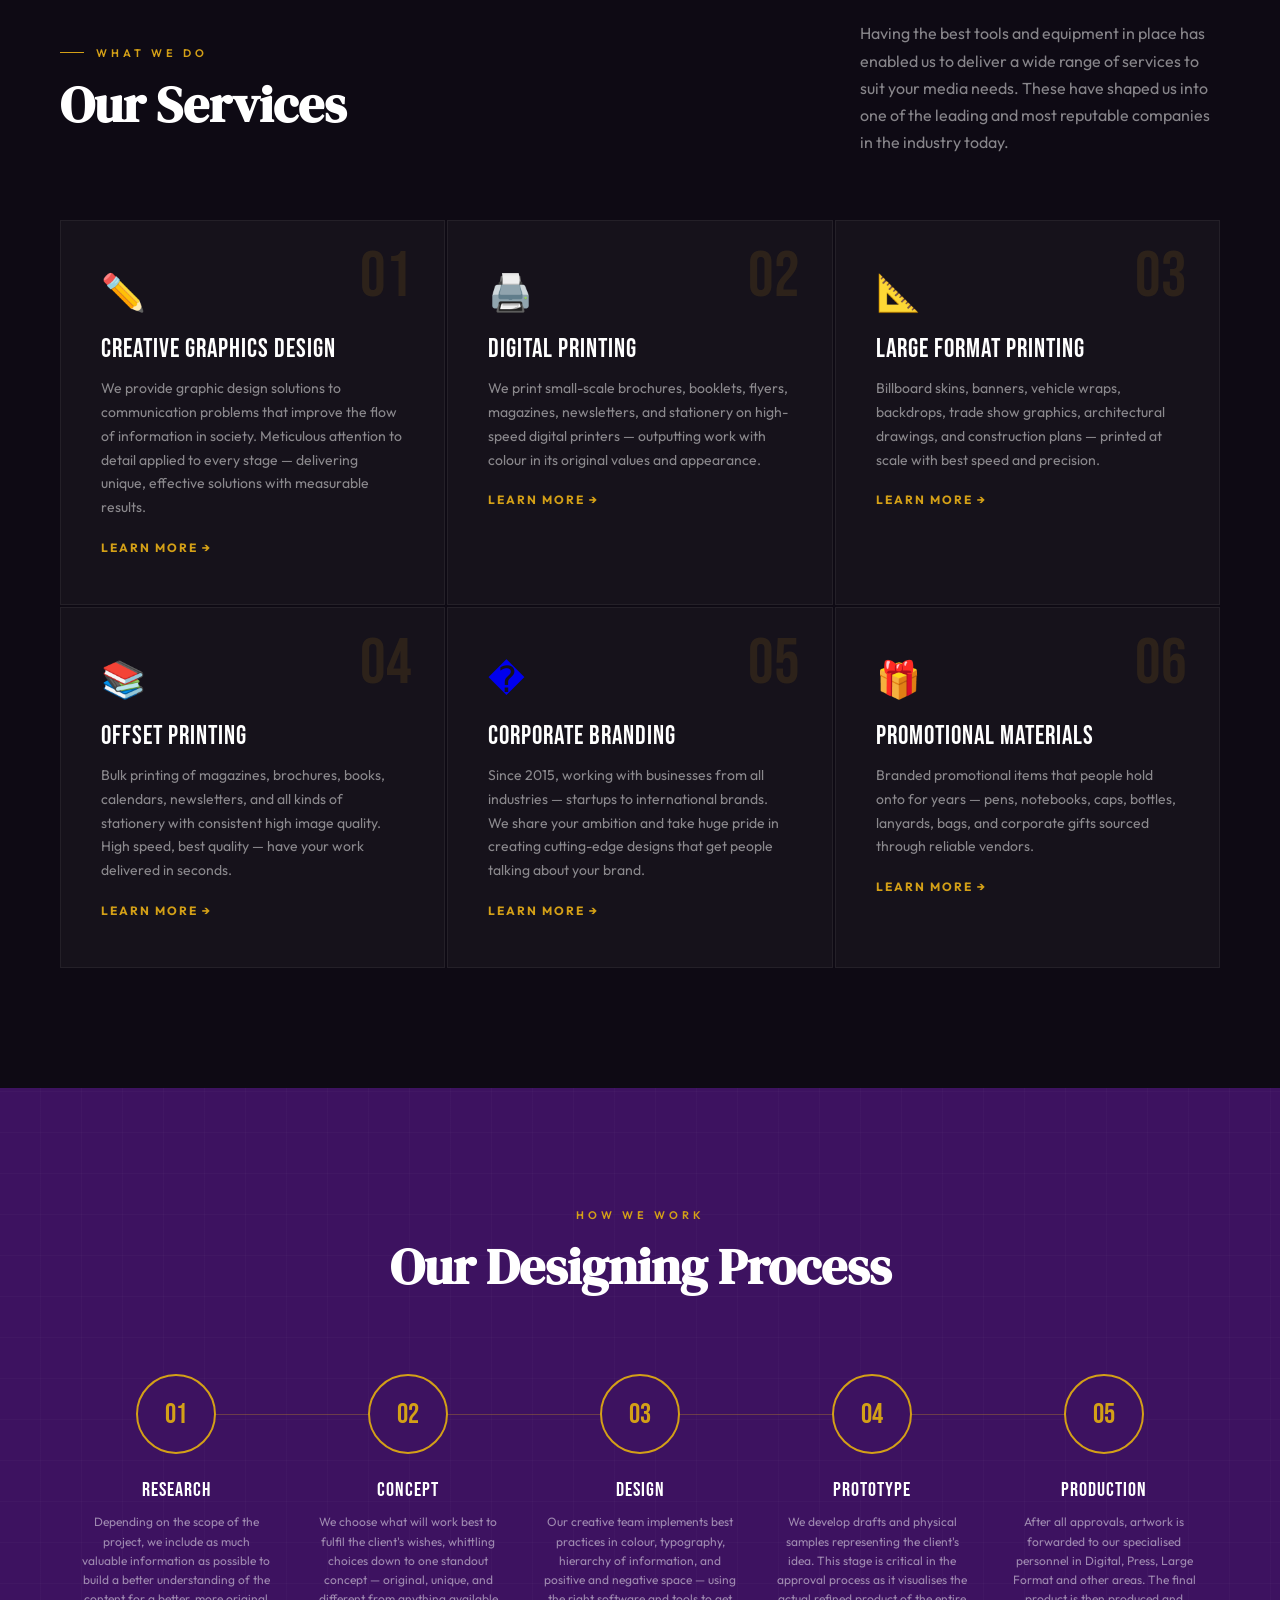
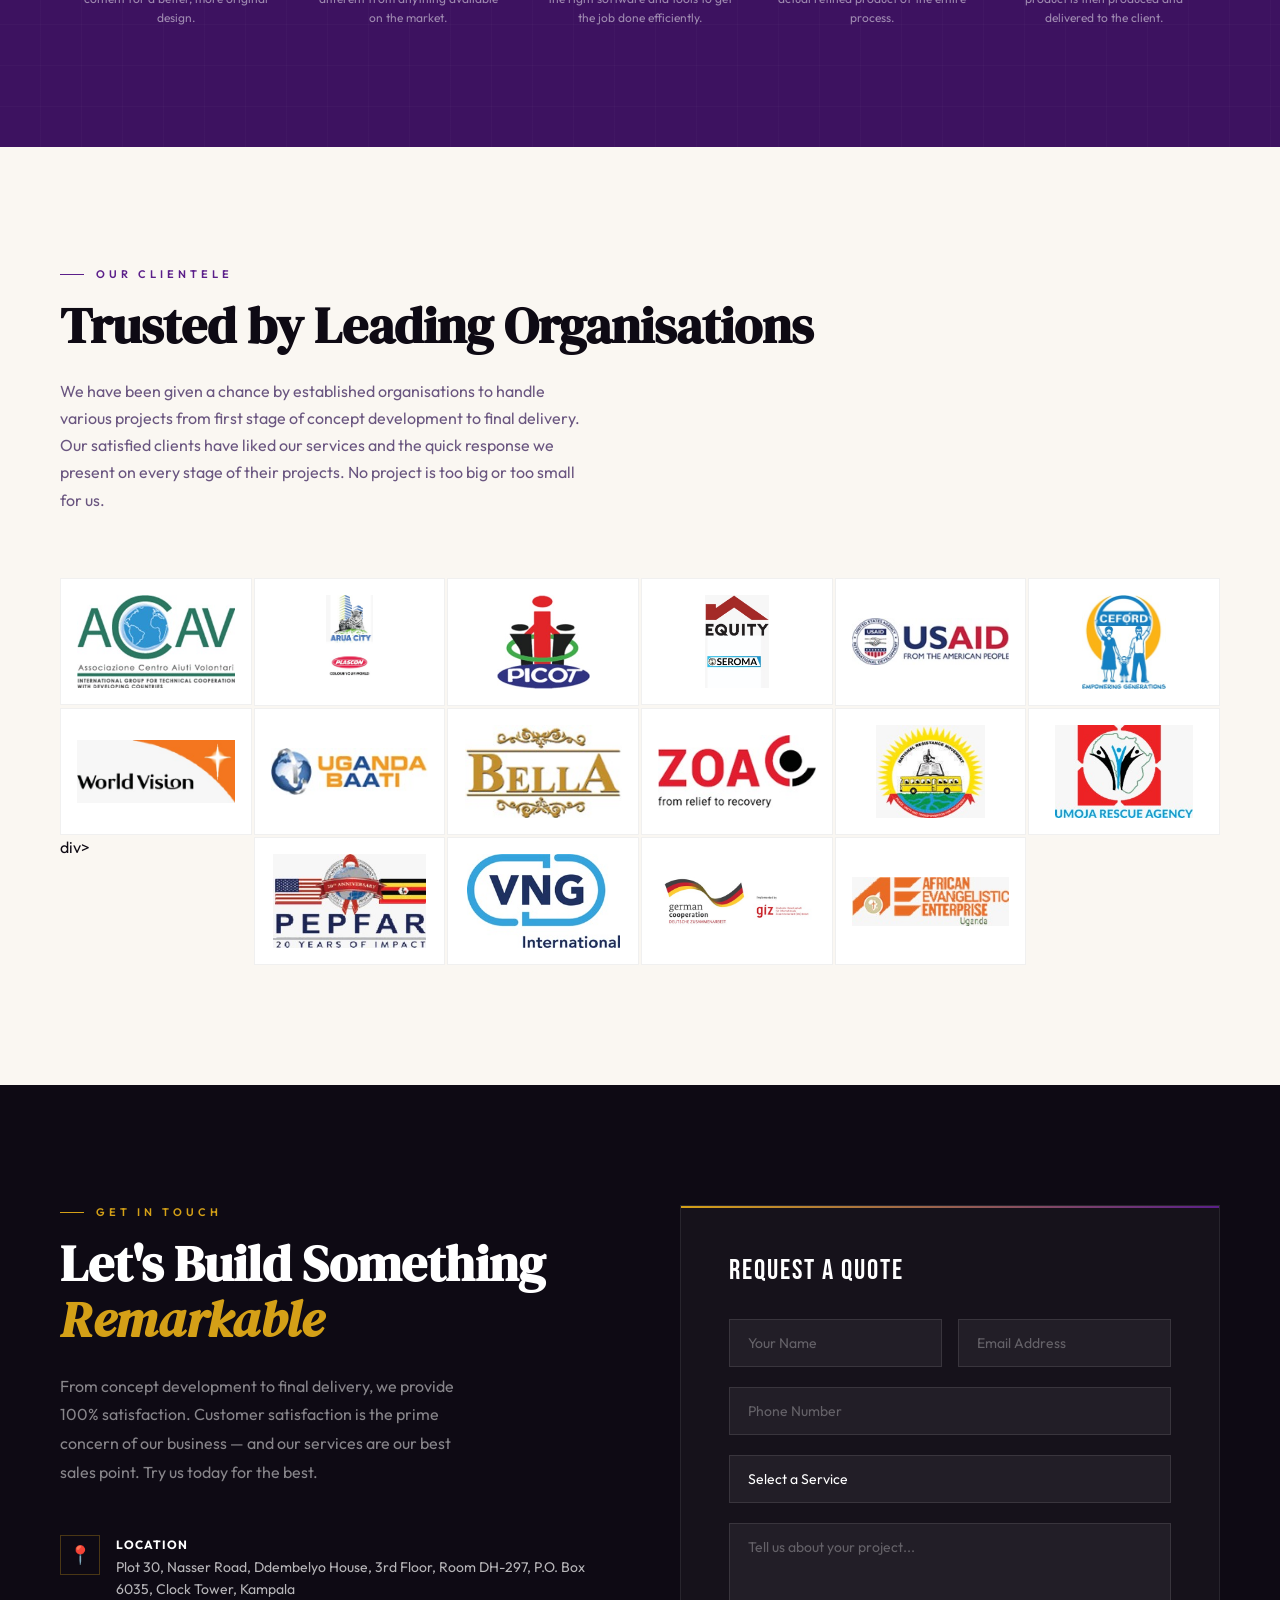
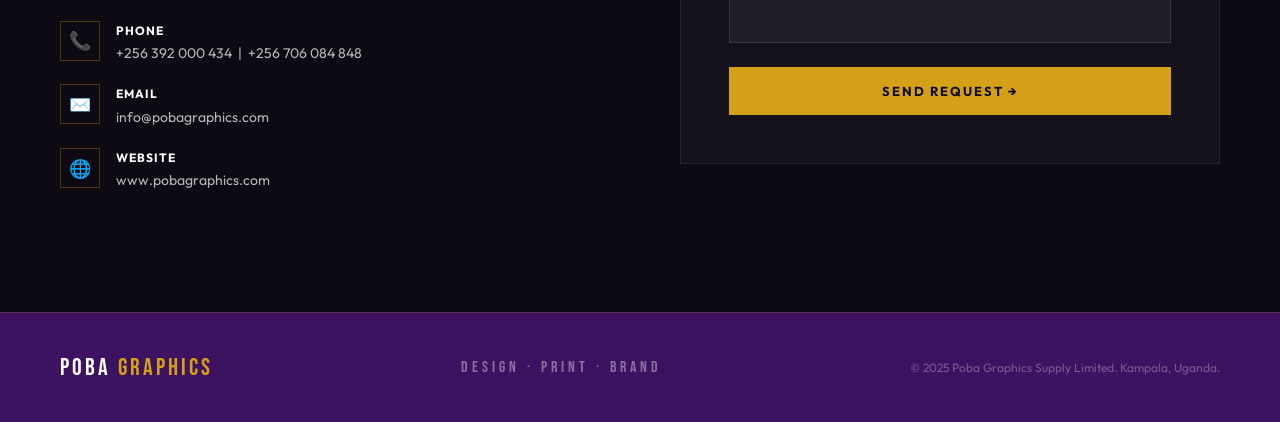
<file: poba-graphics.html>
<!DOCTYPE html>
<html lang="en">
<head>
<meta charset="UTF-8">
<meta name="viewport" content="width=device-width, initial-scale=1.0">
<title>Poba Graphics Supply Limited | Design · Print · Brand</title>
<link href="https://fonts.googleapis.com/css2?family=Bebas+Neue&family=Outfit:wght@300;400;500;600;700&family=DM+Serif+Display:ital@0;1&display=swap" rel="stylesheet">
<link rel="stylesheet" href="poba-graphics.css">
</head>
<body>

<!-- NAV -->
<nav>
  <a href="#" class="nav-logo">POBA <span>GRAPHICS</span></a>
  <ul class="nav-links">
    <li><a href="#about">About</a></li>
    <li><a href="#services">Services</a></li>
    <li><a href="#process">Process</a></li>
    <li><a href="#clients">Clients</a></li>
    <li><a href="#contact">Contact</a></li>
  </ul>
  <a href="#contact" class="nav-cta">Get a Quote</a>
</nav>

<!-- HERO -->
<section id="hero">
  <div class="hero-left">
    <p class="hero-eyebrow">Kampala, Uganda · Est. 2015</p>
    <h1>WE MAKE <em>BRANDS</em> MATTER.</h1>
    <p class="hero-sub">Creative graphics design, commercial printing, and corporate branding — built to make your business impossible to ignore.</p>
    <div class="hero-actions">
      <a href="#contact" class="btn-primary">Get a Quote</a>
      <a href="#services" class="btn-outline">Our Services</a>
    </div>
  </div>
  <div class="hero-right">
    <div class="hero-bg-shape"></div>
    <div class="hero-pattern"></div>
    <img src="images/landing page.jpeg" alt="Poba Graphics" style="position:absolute;inset:0;width:100%;height:100%;object-fit:cover;opacity:0.35;mix-blend-mode:luminosity;">
    <div class="hero-big-text">PG</div>
    <div class="hero-badge">
      <span class="badge-year">10+</span>
      <span class="badge-since">Years of<br>Excellence</span>
    </div>
    <div class="hero-stats">
      <div class="stat-item">
        <div class="stat-num">500+</div>
        <div class="stat-label">Projects Done</div>
      </div>
      <div class="stat-item">
        <div class="stat-num">100+</div>
        <div class="stat-label">Happy Clients</div>
      </div>
      <div class="stat-item">
        <div class="stat-num">3</div>
        <div class="stat-label">Print Divisions</div>
      </div>
    </div>
  </div>
</section>

<!-- MARQUEE -->
<div class="marquee-bar">
  <div class="marquee-track" id="marqueeTrack"></div>
</div>

<!-- ABOUT -->
<section id="about">
  <div class="about-left fade-up">
    <p class="section-tag">Who We Are</p>
    <h2 class="section-title">Turning Ideas Into Extraordinary Success</h2>
    <p class="about-body">Poba Graphics Limited is a creative graphics design, printing, and corporate branding company established in 2015 by a team of professional designers who saw the need to fill significant gaps in the graphics and printing industry.</p>
    <p class="about-body">With 10 years of hands-on experience in digital media and modern printing technology, we are fully equipped to tackle any media challenge. Our strength lies in blending deep knowledge of both local and international market trends with innovative approaches to communication.</p>
    <p class="about-body">This balanced combination, coupled with our proven expertise, enables Poba Graphics to deliver high-quality solutions, effectively address clients' media needs, and consistently exceed expectations.</p>
    <a href="#services" class="btn-primary" style="background:var(--purple); color:white;">Explore Services</a>
  </div>
  <div class="about-right fade-up">
    <div class="about-card">
      <img src="images/profile 1.jpeg" alt="Poba Graphics Team" style="width:100%;height:220px;object-fit:cover;margin-bottom:32px;display:block;">
      <p class="about-card-quote">"We will give your company an <span>extra original look</span> that you'll be proud of. Working with us will re-energise you and encourage a positive attitude to your business. We will give you a new identity that will attract compliments and admiring glances."</p>
      <div class="about-pillars">
        <div class="pillar">
          <div class="pillar-icon">🎨</div>
          <div class="pillar-label">Design</div>
        </div>
        <div class="pillar">
          <div class="pillar-icon">🖨️</div>
          <div class="pillar-label">Print</div>
        </div>
        <div class="pillar">
          <div class="pillar-icon">⚡</div>
          <div class="pillar-label">Brand</div>
        </div>
      </div>
    </div>
  </div>
</section>

<!-- MISSION -->
<section id="mission" style="background:var(--purple-dark); padding:80px 60px;">
  <div style="display:grid; grid-template-columns:1fr 1fr; gap:80px; align-items:center; max-width:1200px; margin:0 auto;">
    <div class="fade-up">
      <p class="section-tag" style="color:var(--gold);">Our Mission</p>
      <h2 class="section-title" style="color:var(--white);">To create unforgettable communications that enable businesses to <em style="font-style:italic; color:var(--gold);">stand up, stand out</em> and turn their ideas into extraordinary success.</h2>
      <p style="font-size:15px; color:rgba(255,255,255,0.55); line-height:1.8; margin-top:16px;">We will make your competitors sick with jealousy.</p>
    </div>
    <div class="fade-up" style="border-left:1px solid rgba(212,160,23,0.3); padding-left:60px;">
      <p style="font-size:16px; color:rgba(255,255,255,0.7); line-height:1.9; margin-bottom:20px;">We implement a thorough approach to brand strategy: utilizing insight, intellect and strong creative thinking. This is the proven way to best determine brand positioning.</p>
      <p style="font-size:16px; color:rgba(255,255,255,0.7); line-height:1.9; margin-bottom:20px;">We then define and articulate that optimal position through exciting messaging and inspiring design.</p>
      <p style="font-size:16px; color:rgba(255,255,255,0.7); line-height:1.9;">Ultimately, our goal is to deliver effective design communications and best quality prints that resonate and motivate target customers into becoming loyal and valuable graphics advocates.</p>
    </div>
  </div>
</section>

<!-- OUR STORY -->
<section id="story" style="background:var(--dark); padding:80px 60px;">
  <div style="display:grid; grid-template-columns:1fr 1fr; gap:80px; align-items:center; max-width:1200px; margin:0 auto;">
    <div class="fade-up" style="background:var(--purple-dark); position:relative; overflow:hidden; min-height:360px; display:flex; align-items:center; justify-content:center;">
      <img src="images/yy.jpeg" alt="Poba Graphics Story" style="position:absolute;inset:0;width:100%;height:100%;object-fit:cover;opacity:0.3;">
      <div style="position:absolute; inset:0; background:linear-gradient(135deg,rgba(61,18,96,0.85),rgba(123,45,191,0.7));"></div>
      <p style="font-family:'Bebas Neue',sans-serif; font-size:120px; color:rgba(255,255,255,0.06); position:absolute; bottom:-10px; right:10px; line-height:1; letter-spacing:-4px; user-select:none;">STORY</p>
      <p style="font-family:'DM Serif Display',serif; font-size:22px; color:var(--white); line-height:1.6; padding:48px; position:relative; z-index:1; font-style:italic;">"We are a bridge to your clients. We help you reach out and speak directly to them and form meaningful relationships in the community — consistently demonstrating the values that you expect in exchange for your loyalty."</p>
    </div>
    <div class="fade-up">
      <p class="section-tag">Our Story</p>
      <h2 class="section-title" style="color:var(--white);">Empowering Ambitious Businesses Through Original Works</h2>
      <p style="font-size:16px; color:rgba(255,255,255,0.65); line-height:1.9; margin-bottom:20px;">We are a dedicated design and printing company who specialise in empowering ambitious businesses through original works. Whether helping startups to make a splash in a crowded market or revitalising tired brands, we enjoy turning a company's unique qualities into a compelling visual story.</p>
      <p style="font-size:16px; color:rgba(255,255,255,0.65); line-height:1.9;">Our experts oversee the process from initial briefing to final delivery, ensuring our clients feel involved and inspired every step of the way. We love how great work can transform public perception.</p>
    </div>
  </div>
</section>

<!-- SERVICES -->
<section id="services">
  <div class="services-header fade-up">
    <div>
      <p class="section-tag">What We Do</p>
      <h2 class="section-title" style="color:var(--white)">Our Services</h2>
    </div>
    <p class="services-intro">Having the best tools and equipment in place has enabled us to deliver a wide range of services to suit your media needs. These have shaped us into one of the leading and most reputable companies in the industry today.</p>
  </div>
  <div class="services-grid">
    <a href="services/creative-graphics.html" class="service-card fade-up">
      <div class="service-num">01</div>
      <div class="service-icon">✏️</div>
      <div class="service-name">Creative Graphics Design</div>
      <p class="service-desc">We provide graphic design solutions to communication problems that improve the flow of information in society. Meticulous attention to detail applied to every stage — delivering unique, effective solutions with measurable results.</p>
      <span class="service-link">Learn More →</span>
    </a>
    <a href="services/digital-printing.html" class="service-card fade-up">
      <div class="service-num">02</div>
      <div class="service-icon">🖨️</div>
      <div class="service-name">Digital Printing</div>
      <p class="service-desc">We print small-scale brochures, booklets, flyers, magazines, newsletters, and stationery on high-speed digital printers — outputting work with colour in its original values and appearance.</p>
      <span class="service-link">Learn More →</span>
    </a>
    <a href="services/large-format.html" class="service-card fade-up">
      <div class="service-num">03</div>
      <div class="service-icon">📐</div>
      <div class="service-name">Large Format Printing</div>
      <p class="service-desc">Billboard skins, banners, vehicle wraps, backdrops, trade show graphics, architectural drawings, and construction plans — printed at scale with best speed and precision.</p>
      <span class="service-link">Learn More →</span>
    </a>
    <a href="services/offset-printing.html" class="service-card fade-up">
      <div class="service-num">04</div>
      <div class="service-icon">📚</div>
      <div class="service-name">Offset Printing</div>
      <p class="service-desc">Bulk printing of magazines, brochures, books, calendars, newsletters, and all kinds of stationery with consistent high image quality. High speed, best quality — have your work delivered in seconds.</p>
      <span class="service-link">Learn More →</span>
    </a>
    <a href="services/corporate-branding.html" class="service-card fade-up">
      <div class="service-num">05</div>
      <div class="service-icon">�</div>
      <div class="service-name">Corporate Branding</div>
      <p class="service-desc">Since 2015, working with businesses from all industries — startups to international brands. We share your ambition and take huge pride in creating cutting-edge designs that get people talking about your brand.</p>
      <span class="service-link">Learn More →</span>
    </a>
    <a href="services/promotional-materials.html" class="service-card fade-up">
      <div class="service-num">06</div>
      <div class="service-icon">🎁</div>
      <div class="service-name">Promotional Materials</div>
      <p class="service-desc">Branded promotional items that people hold onto for years — pens, notebooks, caps, bottles, lanyards, bags, and corporate gifts sourced through reliable vendors.</p>
      <span class="service-link">Learn More →</span>
    </a>
  </div>
</section>

<!-- PROCESS -->
<section id="process">
  <div class="process-header fade-up">
    <p class="section-tag">How We Work</p>
    <h2 class="section-title" style="color:var(--white)">Our Designing Process</h2>
  </div>
  <div class="process-steps">
    <div class="step fade-up">
      <div class="step-circle">01</div>
      <div class="step-name">Research</div>
      <p class="step-desc">Depending on the scope of the project, we include as much valuable information as possible to build a better understanding of the content for a better, more original design.</p>
    </div>
    <div class="step fade-up">
      <div class="step-circle">02</div>
      <div class="step-name">Concept</div>
      <p class="step-desc">We choose what will work best to fulfil the client's wishes, whittling choices down to one standout concept — original, unique, and different from anything available on the market.</p>
    </div>
    <div class="step fade-up">
      <div class="step-circle">03</div>
      <div class="step-name">Design</div>
      <p class="step-desc">Our creative team implements best practices in colour, typography, hierarchy of information, and positive and negative space — using the right software and tools to get the job done efficiently.</p>
    </div>
    <div class="step fade-up">
      <div class="step-circle">04</div>
      <div class="step-name">Prototype</div>
      <p class="step-desc">We develop drafts and physical samples representing the client's idea. This stage is critical in the approval process as it visualises the actual refined product of the entire process.</p>
    </div>
    <div class="step fade-up">
      <div class="step-circle">05</div>
      <div class="step-name">Production</div>
      <p class="step-desc">After all approvals, artwork is forwarded to our specialised personnel in Digital, Press, Large Format and other areas. The final product is then produced and delivered to the client.</p>
    </div>
  </div>
</section>

<!-- CLIENTS -->
<section id="clients">
  <div class="clients-header fade-up">
    <p class="section-tag">Our Clientele</p>
    <h2 class="section-title">Trusted by Leading Organisations</h2>
    <p class="clients-sub">We have been given a chance by established organisations to handle various projects from first stage of concept development to final delivery. Our satisfied clients have liked our services and the quick response we present on every stage of their projects. No project is too big or too small for us.</p>
  </div>
  <div class="clients-grid">
    <div class="client-tile fade-up"><img src="images/clients/1.jpeg" alt="Client"></div>
    <div class="client-tile fade-up"><img src="images/clients/2.jpeg" alt="Client"></div>
    <div class="client-tile fade-up"><img src="images/clients/3.jpeg" alt="Client"></div>
    <div class="client-tile fade-up"><img src="images/clients/4.jpeg" alt="Client"></div>
    <div class="client-tile fade-up"><img src="images/clients/5.jpeg" alt="Client"></div>
    <div class="client-tile fade-up"><img src="images/clients/6.jpeg" alt="Client"></div>
    <div class="client-tile fade-up"><img src="images/clients/7.jpeg" alt="Client"></div>
    <div class="client-tile fade-up"><img src="images/clients/8.jpeg" alt="Client"></div>
    <div class="client-tile fade-up"><img src="images/clients/9.jpeg" alt="Client"></div>
    <div class="client-tile fade-up"><img src="images/clients/10.jpeg" alt="Client"></div>
    <div class="client-tile fade-up"><img src="images/clients/11.jpeg" alt="Client"></div>
    <div class="client-tile fade-up"><img src="images/clients/12.jpeg" alt="Client"></div>div>
    <div class="client-tile fade-up"><img src="images/clients/13.jpeg" alt="Client"></div>
    <div class="client-tile fade-up"><img src="images/clients/14.jpeg" alt="Client"></div>
    <div class="client-tile fade-up"><img src="images/clients/15.jpeg" alt="Client"></div>
    <div class="client-tile fade-up"><img src="images/clients/16.jpeg" alt="Client"></div>
  </div>
</section>

<!-- CONTACT -->
<section id="contact">
  <div class="contact-left fade-up">
    <p class="section-tag">Get In Touch</p>
    <h2 class="section-title">Let's Build Something <em style="font-style:italic; color:var(--gold)">Remarkable</em></h2>
    <p class="contact-tagline">From concept development to final delivery, we provide 100% satisfaction. Customer satisfaction is the prime concern of our business — and our services are our best sales point. Try us today for the best.</p>
    <div class="contact-info">
      <div class="contact-item">
        <div class="contact-icon">📍</div>
        <div class="contact-text">
          <strong>Location</strong>
          Plot 30, Nasser Road, Ddembelyo House, 3rd Floor, Room DH-297, P.O. Box 6035, Clock Tower, Kampala
        </div>
      </div>
      <div class="contact-item">
        <div class="contact-icon">📞</div>
        <div class="contact-text">
          <strong>Phone</strong>
          +256 392 000 434 &nbsp;|&nbsp; +256 706 084 848
        </div>
      </div>
      <div class="contact-item">
        <div class="contact-icon">✉️</div>
        <div class="contact-text">
          <strong>Email</strong>
          info@pobagraphics.com
        </div>
      </div>
      <div class="contact-item">
        <div class="contact-icon">🌐</div>
        <div class="contact-text">
          <strong>Website</strong>
          www.pobagraphics.com
        </div>
      </div>
    </div>
  </div>
  <div class="contact-form-area fade-up">
    <div class="form-title">REQUEST A QUOTE</div>
    <div class="form-row">
      <div class="form-group"><input type="text" placeholder="Your Name"></div>
      <div class="form-group"><input type="email" placeholder="Email Address"></div>
    </div>
    <div class="form-group"><input type="tel" placeholder="Phone Number"></div>
    <div class="form-group">
      <select>
        <option value="" disabled selected>Select a Service</option>
        <option>Creative Graphics Design</option>
        <option>Digital Printing</option>
        <option>Large Format Printing</option>
        <option>Offset Printing</option>
        <option>Corporate Branding</option>
        <option>Promotional Materials</option>
      </select>
    </div>
    <div class="form-group"><textarea placeholder="Tell us about your project..."></textarea></div>
    <button class="btn-submit">Send Request →</button>
  </div>
</section>

<!-- FOOTER -->
<footer>
  <div class="footer-logo">POBA <span>GRAPHICS</span></div>
  <div class="footer-tagline">DESIGN · PRINT · BRAND</div>
  <div class="footer-copy">© 2025 Poba Graphics Supply Limited. Kampala, Uganda.</div>
</footer>

<script>
  // Marquee content
  const items = ['Creative Design','Digital Printing','Large Format','Offset Printing','Corporate Branding','Promotional Materials','10 Years Experience','Based in Kampala'];
  const track = document.getElementById('marqueeTrack');
  const repeated = [...items, ...items, ...items, ...items];
  repeated.forEach(t => {
    const el = document.createElement('span');
    el.className = 'marquee-item';
    el.innerHTML = `<span class="marquee-dot">✦</span>${t}`;
    track.appendChild(el);
  });

  // Scroll animations
  const observer = new IntersectionObserver((entries) => {
    entries.forEach(e => { if (e.isIntersecting) e.target.classList.add('visible'); });
  }, { threshold: 0.1, rootMargin: '0px 0px -40px 0px' });
  document.querySelectorAll('.fade-up').forEach((el, i) => {
    el.style.transitionDelay = `${(i % 6) * 0.08}s`;
    observer.observe(el);
  });

  // Nav shrink on scroll
  window.addEventListener('scroll', () => {
    document.querySelector('nav').style.padding = window.scrollY > 60 ? '12px 60px' : '20px 60px';
  });

  // Form submit
  document.querySelector('.btn-submit').addEventListener('click', function() {
    this.textContent = '✓ Message Sent!';
    this.style.background = '#2ECC71';
    setTimeout(() => { this.textContent = 'Send Request →'; this.style.background = ''; }, 3000);
  });
</script>
</body>
</html>
</file>
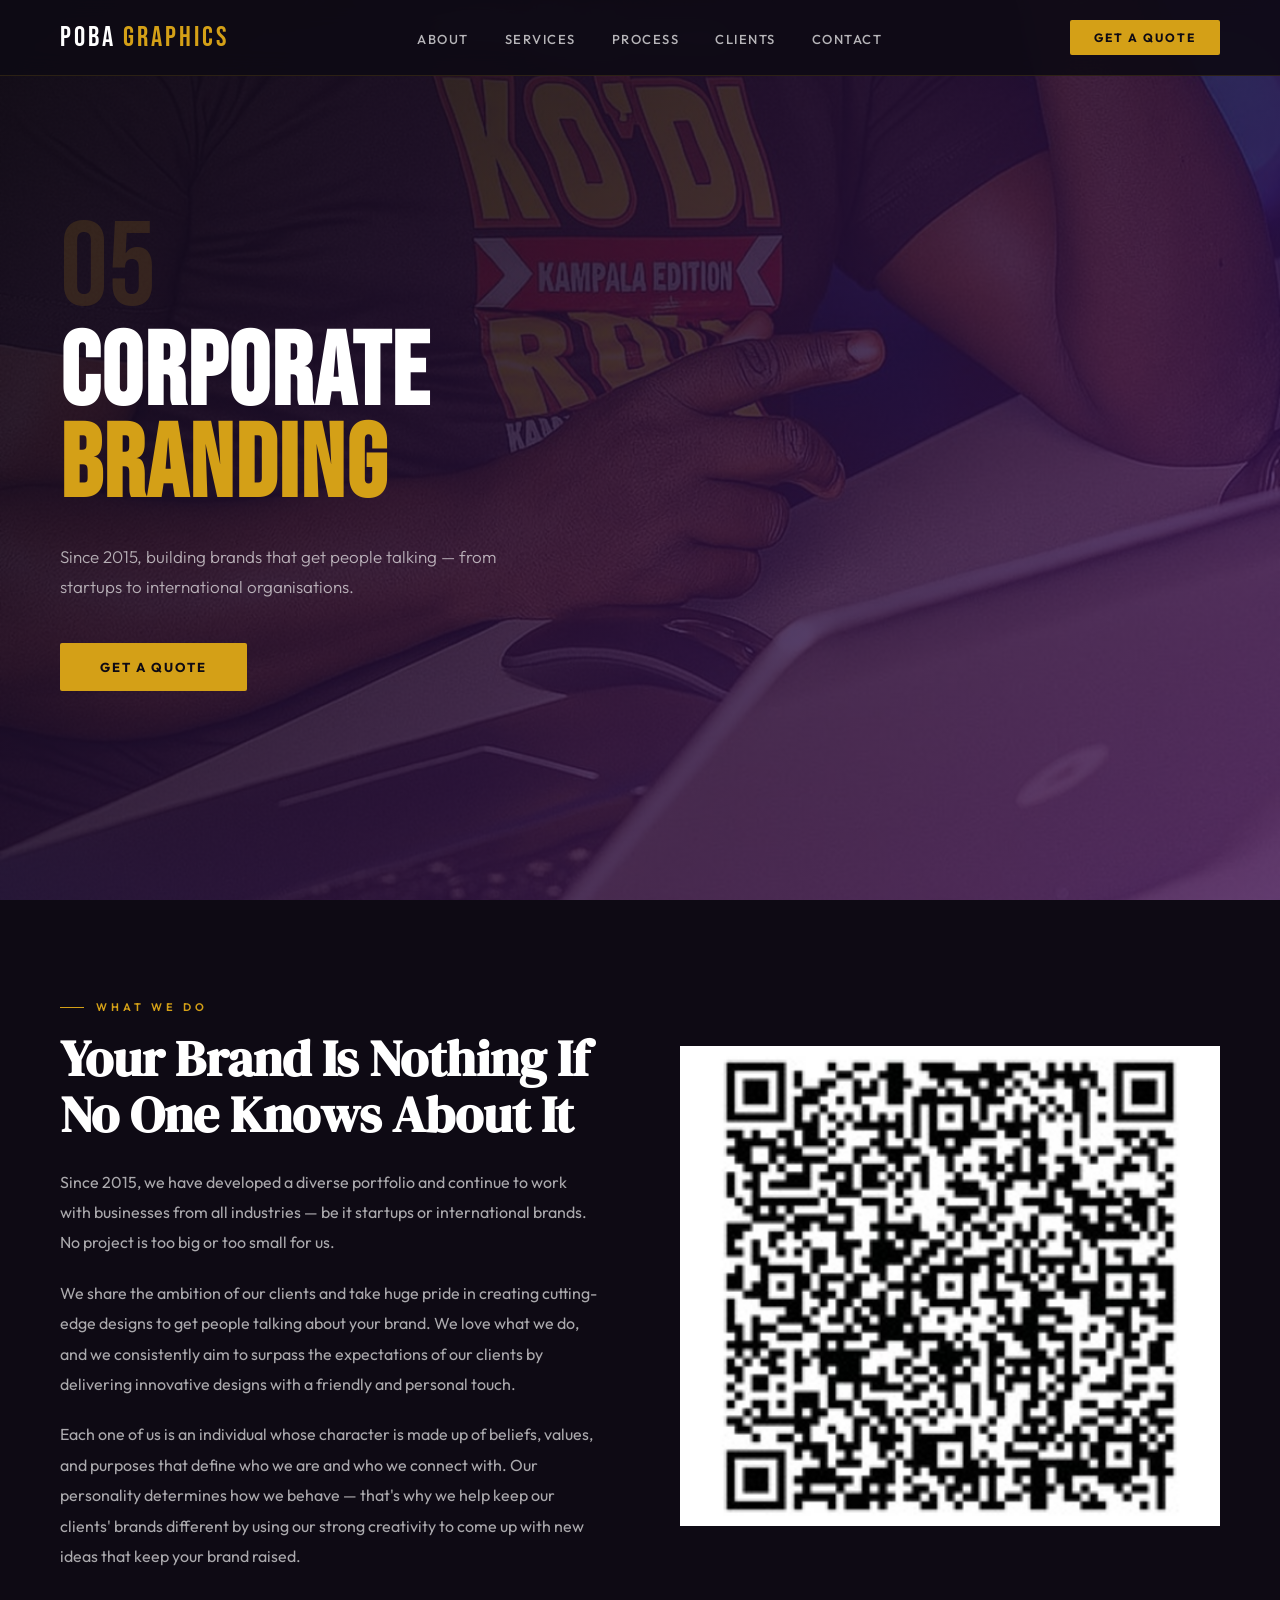
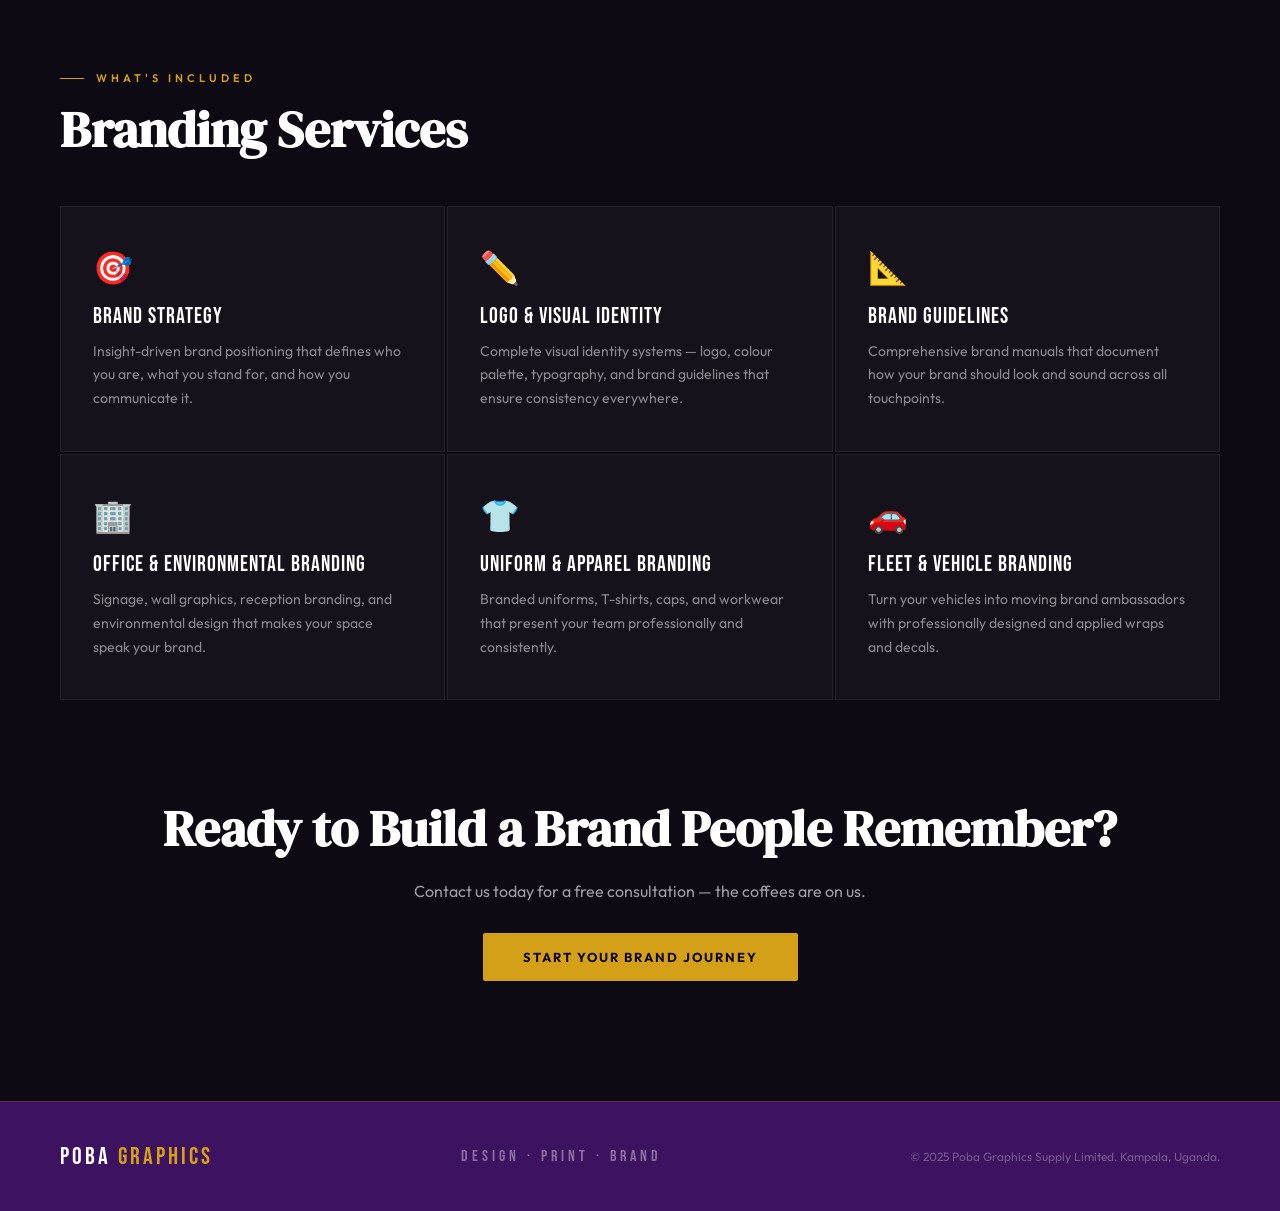
<file: services/corporate-branding.html>
<!DOCTYPE html>
<html lang="en">
<head>
<meta charset="UTF-8">
<meta name="viewport" content="width=device-width, initial-scale=1.0">
<title>Corporate Branding | Poba Graphics</title>
<link href="https://fonts.googleapis.com/css2?family=Bebas+Neue&family=Outfit:wght@300;400;500;600;700&family=DM+Serif+Display:ital@0;1&display=swap" rel="stylesheet">
<link rel="stylesheet" href="../poba-graphics.css">
<link rel="stylesheet" href="service.css">
</head>
<body>

<nav>
  <a href="../index.html" class="nav-logo">POBA <span>GRAPHICS</span></a>
  <ul class="nav-links">
    <li><a href="../index.html#about">About</a></li>
    <li><a href="../index.html#services">Services</a></li>
    <li><a href="../index.html#process">Process</a></li>
    <li><a href="../index.html#clients">Clients</a></li>
    <li><a href="../index.html#contact">Contact</a></li>
  </ul>
  <a href="../index.html#contact" class="nav-cta">Get a Quote</a>
</nav>

<div class="service-hero" style="background-image: url('../images/profile 3.jpeg');">
  <div class="service-hero-overlay"></div>
  <div class="service-hero-content fade-up">
    <p class="service-hero-num">05</p>
    <h1 class="service-hero-title">Corporate<br><em>Branding</em></h1>
    <p class="service-hero-sub">Since 2015, building brands that get people talking — from startups to international organisations.</p>
    <a href="../index.html#contact" class="btn-primary">Get a Quote</a>
  </div>
</div>

<section class="service-body">
  <div class="service-intro fade-up">
    <div class="service-intro-text">
      <p class="section-tag">What We Do</p>
      <h2 class="section-title" style="color:var(--white)">Your Brand Is Nothing If No One Knows About It</h2>
      <p style="font-size:16px; color:rgba(255,255,255,0.65); line-height:1.9; margin-bottom:20px;">Since 2015, we have developed a diverse portfolio and continue to work with businesses from all industries — be it startups or international brands. No project is too big or too small for us.</p>
      <p style="font-size:16px; color:rgba(255,255,255,0.65); line-height:1.9; margin-bottom:20px;">We share the ambition of our clients and take huge pride in creating cutting-edge designs to get people talking about your brand. We love what we do, and we consistently aim to surpass the expectations of our clients by delivering innovative designs with a friendly and personal touch.</p>
      <p style="font-size:16px; color:rgba(255,255,255,0.65); line-height:1.9;">Each one of us is an individual whose character is made up of beliefs, values, and purposes that define who we are and who we connect with. Our personality determines how we behave — that's why we help keep our clients' brands different by using our strong creativity to come up with new ideas that keep your brand raised.</p>
    </div>
    <div class="service-intro-img fade-up">
      <img src="../images/yy.jpeg" alt="Corporate Branding">
    </div>
  </div>

  <div class="service-features fade-up">
    <p class="section-tag">What's Included</p>
    <h2 class="section-title" style="color:var(--white)">Branding Services</h2>
    <div class="features-grid">
      <div class="feature-card">
        <div class="feature-icon">🎯</div>
        <div class="feature-name">Brand Strategy</div>
        <p class="feature-desc">Insight-driven brand positioning that defines who you are, what you stand for, and how you communicate it.</p>
      </div>
      <div class="feature-card">
        <div class="feature-icon">✏️</div>
        <div class="feature-name">Logo & Visual Identity</div>
        <p class="feature-desc">Complete visual identity systems — logo, colour palette, typography, and brand guidelines that ensure consistency everywhere.</p>
      </div>
      <div class="feature-card">
        <div class="feature-icon">📐</div>
        <div class="feature-name">Brand Guidelines</div>
        <p class="feature-desc">Comprehensive brand manuals that document how your brand should look and sound across all touchpoints.</p>
      </div>
      <div class="feature-card">
        <div class="feature-icon">🏢</div>
        <div class="feature-name">Office & Environmental Branding</div>
        <p class="feature-desc">Signage, wall graphics, reception branding, and environmental design that makes your space speak your brand.</p>
      </div>
      <div class="feature-card">
        <div class="feature-icon">👕</div>
        <div class="feature-name">Uniform & Apparel Branding</div>
        <p class="feature-desc">Branded uniforms, T-shirts, caps, and workwear that present your team professionally and consistently.</p>
      </div>
      <div class="feature-card">
        <div class="feature-icon">🚗</div>
        <div class="feature-name">Fleet & Vehicle Branding</div>
        <p class="feature-desc">Turn your vehicles into moving brand ambassadors with professionally designed and applied wraps and decals.</p>
      </div>
    </div>
  </div>

  <div class="service-cta fade-up">
    <h2 class="section-title" style="color:var(--white)">Ready to Build a Brand People Remember?</h2>
    <p style="font-size:16px; color:rgba(255,255,255,0.6); margin-bottom:32px; max-width:520px; margin-left:auto; margin-right:auto;">Contact us today for a free consultation — the coffees are on us.</p>
    <a href="../index.html#contact" class="btn-primary">Start Your Brand Journey</a>
  </div>
</section>

<footer>
  <div class="footer-logo">POBA <span>GRAPHICS</span></div>
  <div class="footer-tagline">DESIGN · PRINT · BRAND</div>
  <div class="footer-copy">© 2025 Poba Graphics Supply Limited. Kampala, Uganda.</div>
</footer>

<script>
  const observer = new IntersectionObserver((entries) => {
    entries.forEach(e => { if (e.isIntersecting) e.target.classList.add('visible'); });
  }, { threshold: 0.1 });
  document.querySelectorAll('.fade-up').forEach(el => observer.observe(el));
</script>
</body>
</html>
</file>
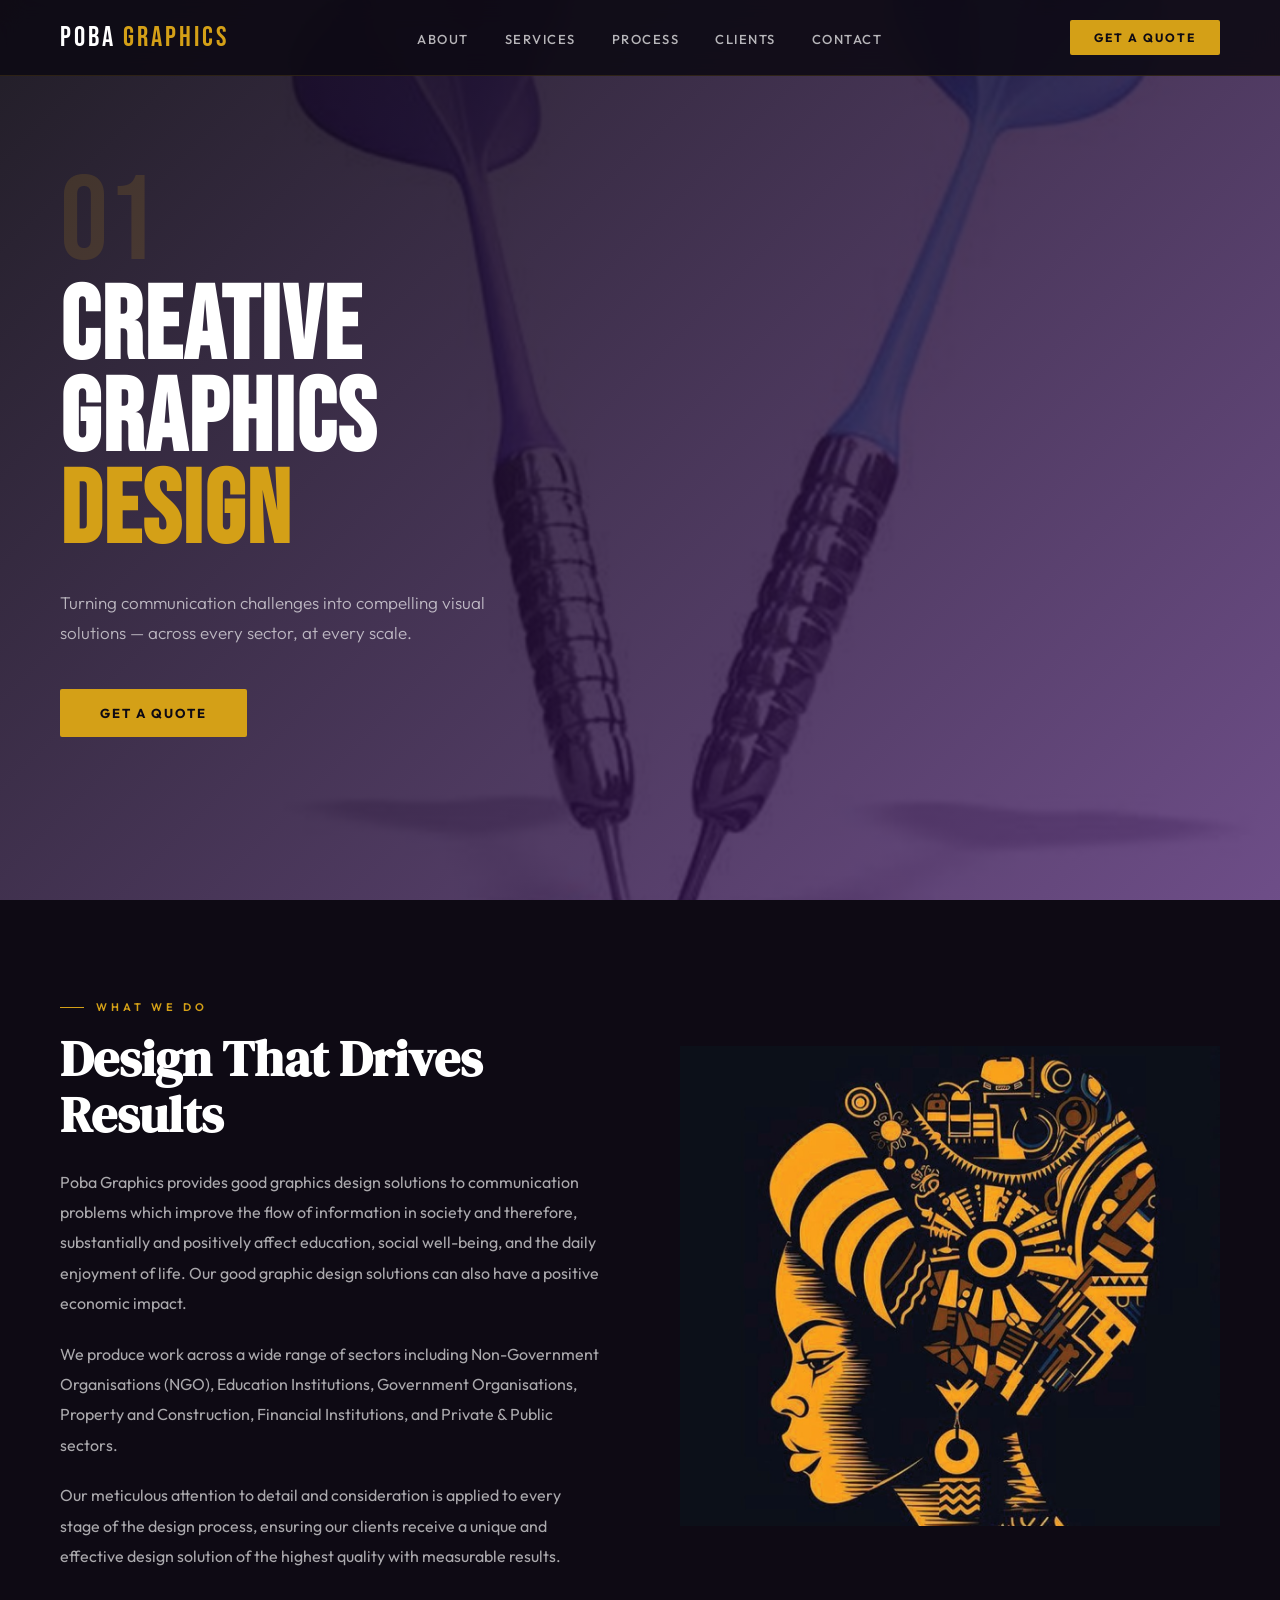
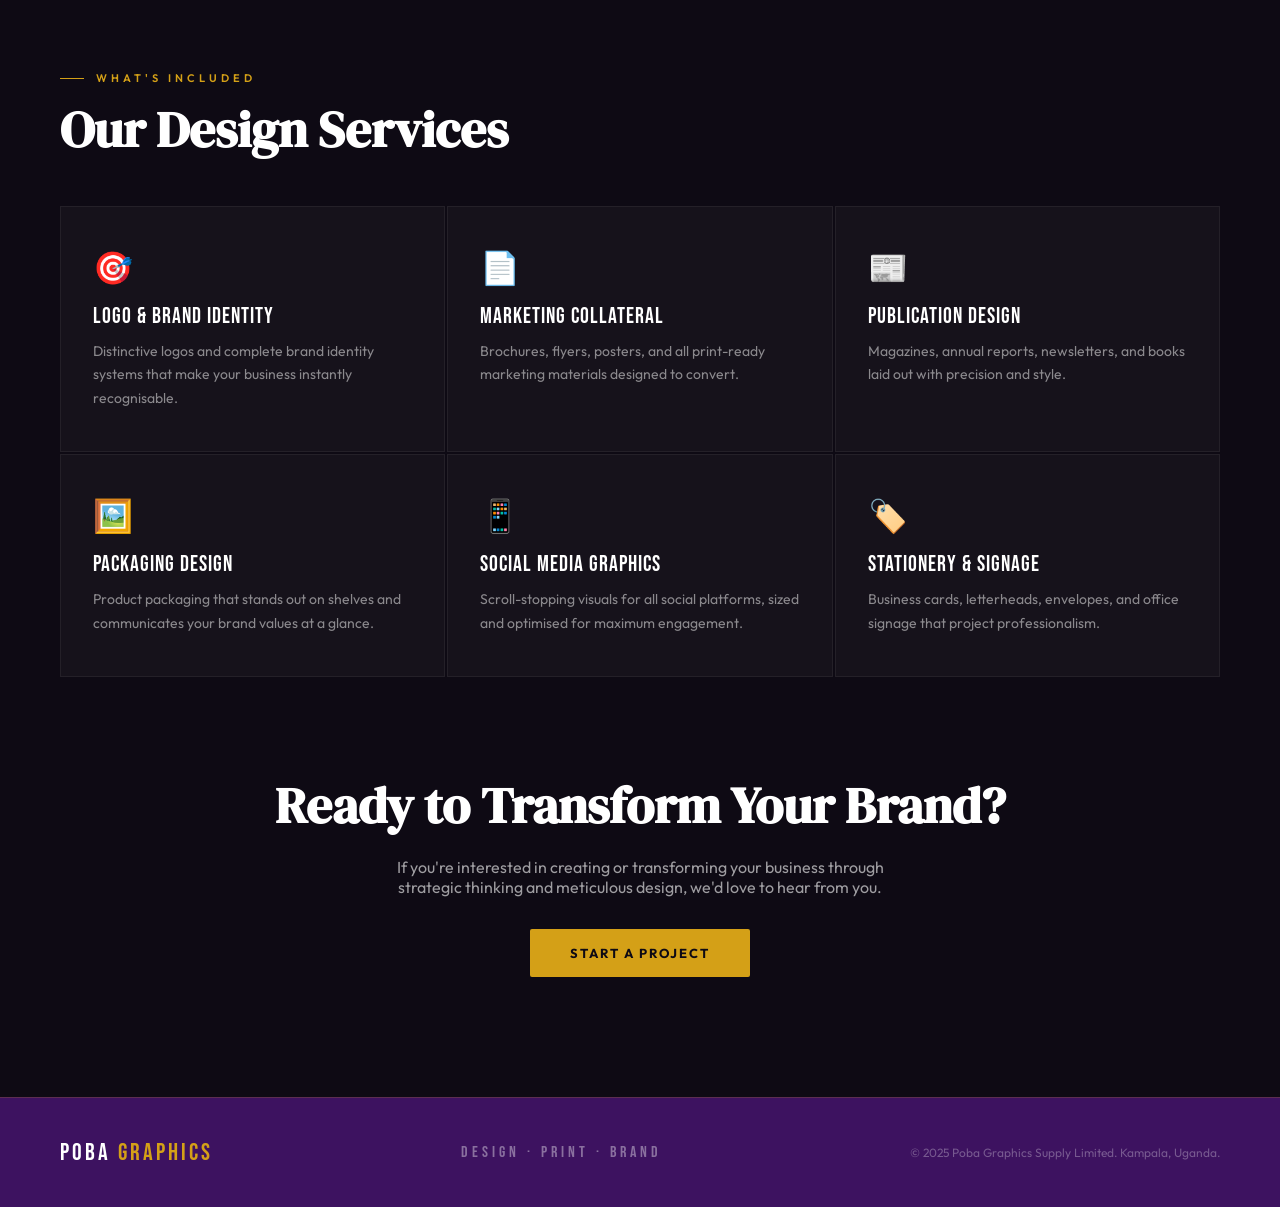
<file: services/creative-graphics.html>
<!DOCTYPE html>
<html lang="en">
<head>
<meta charset="UTF-8">
<meta name="viewport" content="width=device-width, initial-scale=1.0">
<title>Creative Graphics Design | Poba Graphics</title>
<link href="https://fonts.googleapis.com/css2?family=Bebas+Neue&family=Outfit:wght@300;400;500;600;700&family=DM+Serif+Display:ital@0;1&display=swap" rel="stylesheet">
<link rel="stylesheet" href="../poba-graphics.css">
<link rel="stylesheet" href="service.css">
</head>
<body>

<nav>
  <a href="../index.html" class="nav-logo">POBA <span>GRAPHICS</span></a>
  <ul class="nav-links">
    <li><a href="../index.html#about">About</a></li>
    <li><a href="../index.html#services">Services</a></li>
    <li><a href="../index.html#process">Process</a></li>
    <li><a href="../index.html#clients">Clients</a></li>
    <li><a href="../index.html#contact">Contact</a></li>
  </ul>
  <a href="../index.html#contact" class="nav-cta">Get a Quote</a>
</nav>

<div class="service-hero" style="background-image: url('../images/profile 1.jpeg');">
  <div class="service-hero-overlay"></div>
  <div class="service-hero-content fade-up">
    <p class="service-hero-num">01</p>
    <h1 class="service-hero-title">Creative Graphics<br><em>Design</em></h1>
    <p class="service-hero-sub">Turning communication challenges into compelling visual solutions — across every sector, at every scale.</p>
    <a href="../index.html#contact" class="btn-primary">Get a Quote</a>
  </div>
</div>

<section class="service-body">
  <div class="service-intro fade-up">
    <div class="service-intro-text">
      <p class="section-tag">What We Do</p>
      <h2 class="section-title" style="color:var(--white)">Design That Drives Results</h2>
      <p style="font-size:16px; color:rgba(255,255,255,0.65); line-height:1.9; margin-bottom:20px;">Poba Graphics provides good graphics design solutions to communication problems which improve the flow of information in society and therefore, substantially and positively affect education, social well-being, and the daily enjoyment of life. Our good graphic design solutions can also have a positive economic impact.</p>
      <p style="font-size:16px; color:rgba(255,255,255,0.65); line-height:1.9; margin-bottom:20px;">We produce work across a wide range of sectors including Non-Government Organisations (NGO), Education Institutions, Government Organisations, Property and Construction, Financial Institutions, and Private &amp; Public sectors.</p>
      <p style="font-size:16px; color:rgba(255,255,255,0.65); line-height:1.9;">Our meticulous attention to detail and consideration is applied to every stage of the design process, ensuring our clients receive a unique and effective design solution of the highest quality with measurable results.</p>
    </div>
    <div class="service-intro-img fade-up">
      <img src="../images/profile 2.jpeg" alt="Creative Graphics Design">
    </div>
  </div>

  <div class="service-features fade-up">
    <p class="section-tag">What's Included</p>
    <h2 class="section-title" style="color:var(--white)">Our Design Services</h2>
    <div class="features-grid">
      <div class="feature-card">
        <div class="feature-icon">🎯</div>
        <div class="feature-name">Logo & Brand Identity</div>
        <p class="feature-desc">Distinctive logos and complete brand identity systems that make your business instantly recognisable.</p>
      </div>
      <div class="feature-card">
        <div class="feature-icon">📄</div>
        <div class="feature-name">Marketing Collateral</div>
        <p class="feature-desc">Brochures, flyers, posters, and all print-ready marketing materials designed to convert.</p>
      </div>
      <div class="feature-card">
        <div class="feature-icon">📰</div>
        <div class="feature-name">Publication Design</div>
        <p class="feature-desc">Magazines, annual reports, newsletters, and books laid out with precision and style.</p>
      </div>
      <div class="feature-card">
        <div class="feature-icon">🖼️</div>
        <div class="feature-name">Packaging Design</div>
        <p class="feature-desc">Product packaging that stands out on shelves and communicates your brand values at a glance.</p>
      </div>
      <div class="feature-card">
        <div class="feature-icon">📱</div>
        <div class="feature-name">Social Media Graphics</div>
        <p class="feature-desc">Scroll-stopping visuals for all social platforms, sized and optimised for maximum engagement.</p>
      </div>
      <div class="feature-card">
        <div class="feature-icon">🏷️</div>
        <div class="feature-name">Stationery & Signage</div>
        <p class="feature-desc">Business cards, letterheads, envelopes, and office signage that project professionalism.</p>
      </div>
    </div>
  </div>

  <div class="service-cta fade-up">
    <h2 class="section-title" style="color:var(--white)">Ready to Transform Your Brand?</h2>
    <p style="font-size:16px; color:rgba(255,255,255,0.6); margin-bottom:32px; max-width:520px; margin-left:auto; margin-right:auto;">If you're interested in creating or transforming your business through strategic thinking and meticulous design, we'd love to hear from you.</p>
    <a href="../index.html#contact" class="btn-primary">Start a Project</a>
  </div>
</section>

<footer>
  <div class="footer-logo">POBA <span>GRAPHICS</span></div>
  <div class="footer-tagline">DESIGN · PRINT · BRAND</div>
  <div class="footer-copy">© 2025 Poba Graphics Supply Limited. Kampala, Uganda.</div>
</footer>

<script>
  const observer = new IntersectionObserver((entries) => {
    entries.forEach(e => { if (e.isIntersecting) e.target.classList.add('visible'); });
  }, { threshold: 0.1 });
  document.querySelectorAll('.fade-up').forEach(el => observer.observe(el));
</script>
</body>
</html>
</file>
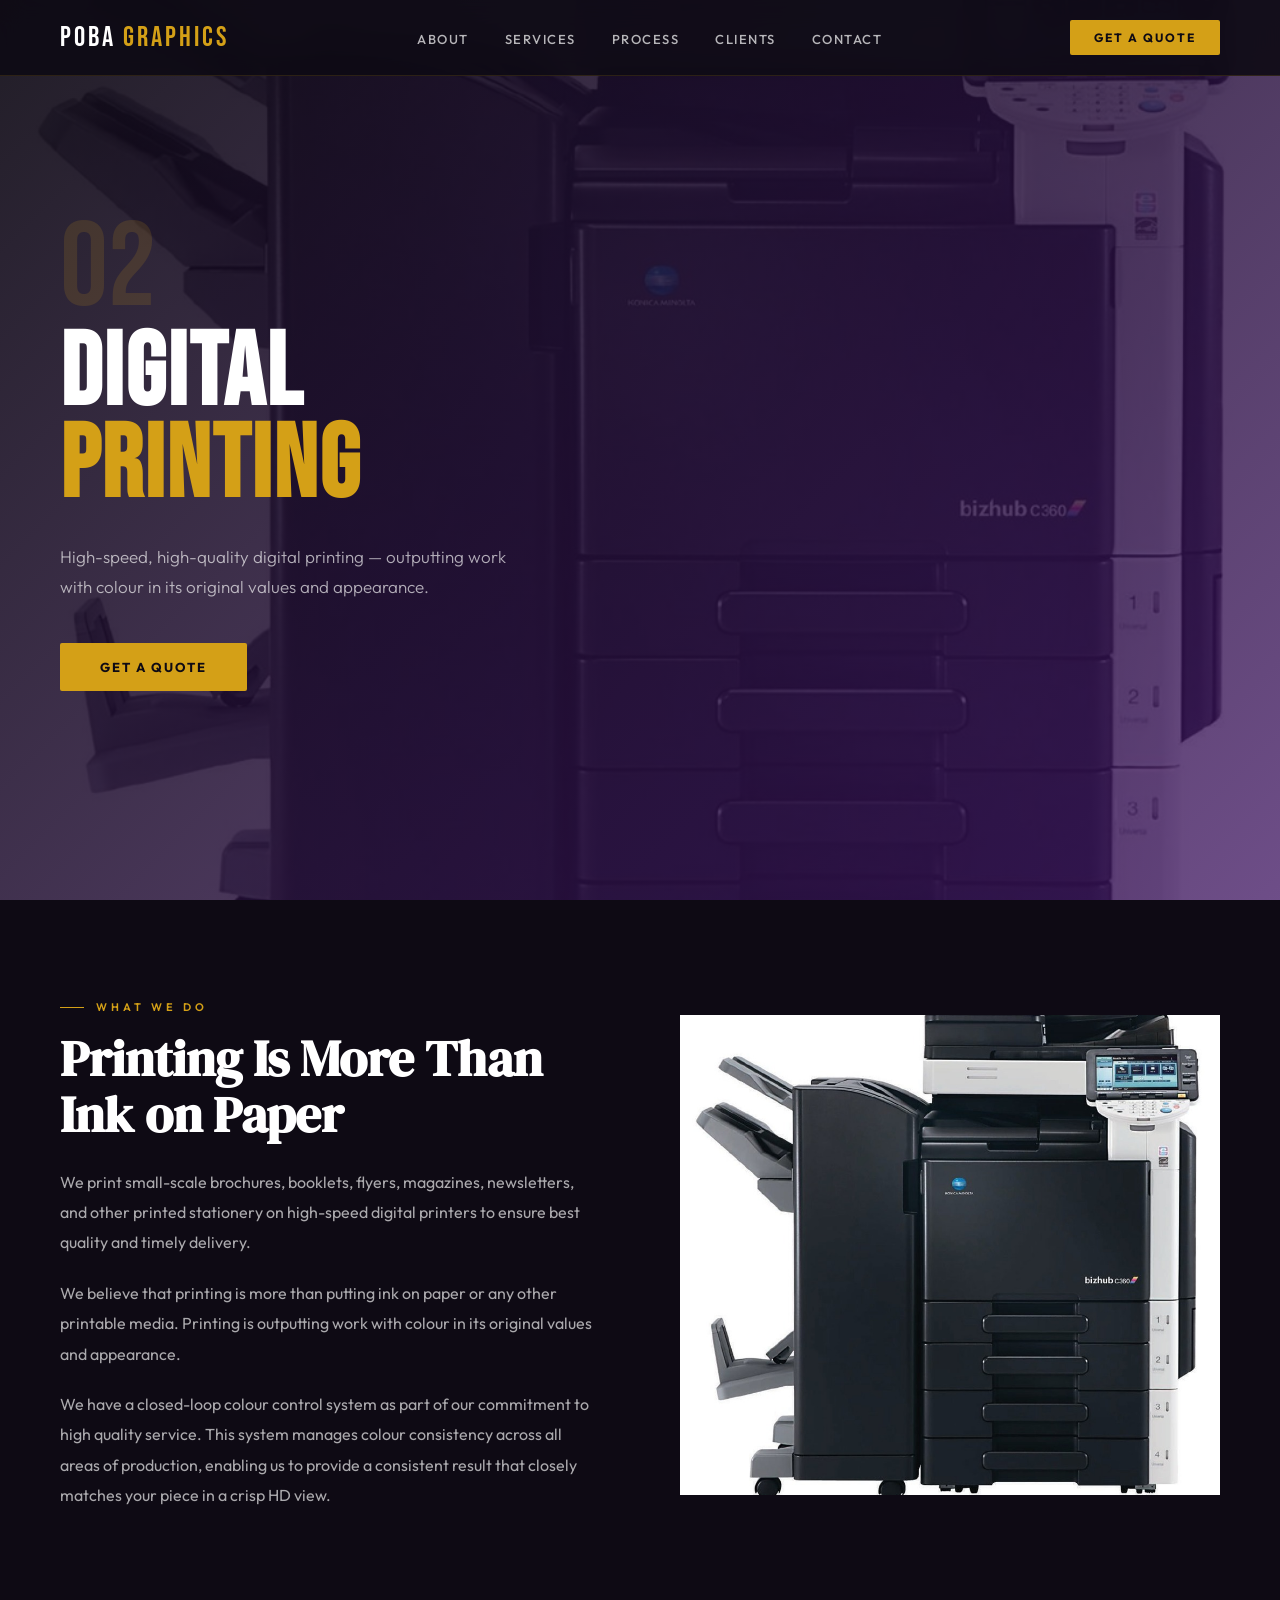
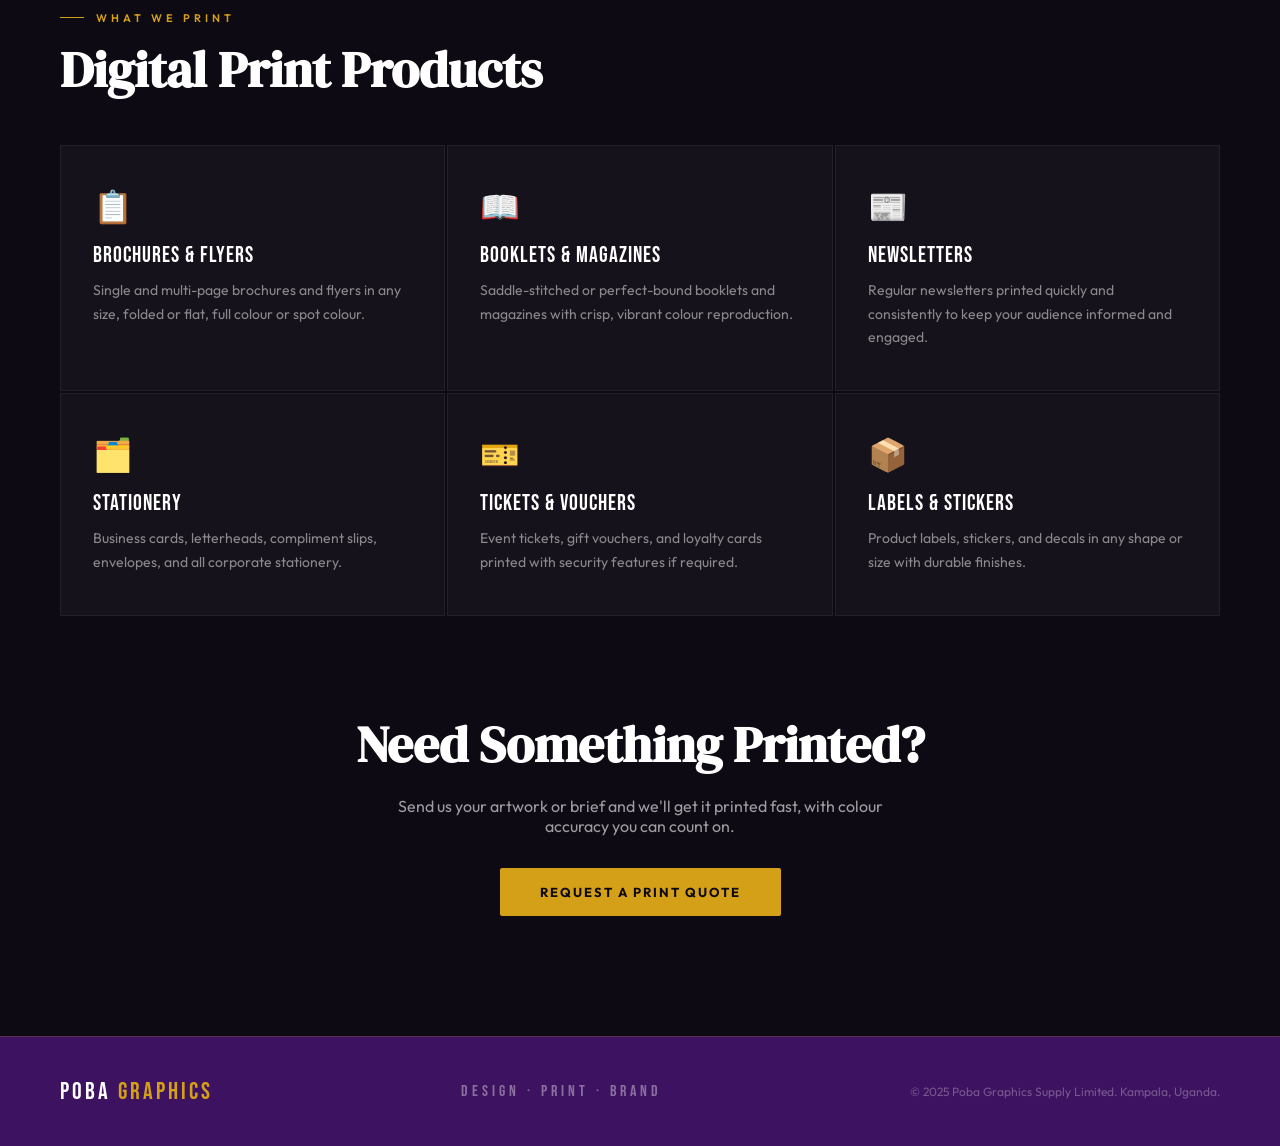
<file: services/digital-printing.html>
<!DOCTYPE html>
<html lang="en">
<head>
<meta charset="UTF-8">
<meta name="viewport" content="width=device-width, initial-scale=1.0">
<title>Digital Printing | Poba Graphics</title>
<link href="https://fonts.googleapis.com/css2?family=Bebas+Neue&family=Outfit:wght@300;400;500;600;700&family=DM+Serif+Display:ital@0;1&display=swap" rel="stylesheet">
<link rel="stylesheet" href="../poba-graphics.css">
<link rel="stylesheet" href="service.css">
</head>
<body>

<nav>
  <a href="../index.html" class="nav-logo">POBA <span>GRAPHICS</span></a>
  <ul class="nav-links">
    <li><a href="../index.html#about">About</a></li>
    <li><a href="../index.html#services">Services</a></li>
    <li><a href="../index.html#process">Process</a></li>
    <li><a href="../index.html#clients">Clients</a></li>
    <li><a href="../index.html#contact">Contact</a></li>
  </ul>
  <a href="../index.html#contact" class="nav-cta">Get a Quote</a>
</nav>

<div class="service-hero" style="background-image: url('../images/digital printing.jpeg');">
  <div class="service-hero-overlay"></div>
  <div class="service-hero-content fade-up">
    <p class="service-hero-num">02</p>
    <h1 class="service-hero-title">Digital<br><em>Printing</em></h1>
    <p class="service-hero-sub">High-speed, high-quality digital printing — outputting work with colour in its original values and appearance.</p>
    <a href="../index.html#contact" class="btn-primary">Get a Quote</a>
  </div>
</div>

<section class="service-body">
  <div class="service-intro fade-up">
    <div class="service-intro-text">
      <p class="section-tag">What We Do</p>
      <h2 class="section-title" style="color:var(--white)">Printing Is More Than Ink on Paper</h2>
      <p style="font-size:16px; color:rgba(255,255,255,0.65); line-height:1.9; margin-bottom:20px;">We print small-scale brochures, booklets, flyers, magazines, newsletters, and other printed stationery on high-speed digital printers to ensure best quality and timely delivery.</p>
      <p style="font-size:16px; color:rgba(255,255,255,0.65); line-height:1.9; margin-bottom:20px;">We believe that printing is more than putting ink on paper or any other printable media. Printing is outputting work with colour in its original values and appearance.</p>
      <p style="font-size:16px; color:rgba(255,255,255,0.65); line-height:1.9;">We have a closed-loop colour control system as part of our commitment to high quality service. This system manages colour consistency across all areas of production, enabling us to provide a consistent result that closely matches your piece in a crisp HD view.</p>
    </div>
    <div class="service-intro-img fade-up">
      <img src="../images/digital printing.jpeg" alt="Digital Printing">
    </div>
  </div>

  <div class="service-features fade-up">
    <p class="section-tag">What We Print</p>
    <h2 class="section-title" style="color:var(--white)">Digital Print Products</h2>
    <div class="features-grid">
      <div class="feature-card">
        <div class="feature-icon">📋</div>
        <div class="feature-name">Brochures & Flyers</div>
        <p class="feature-desc">Single and multi-page brochures and flyers in any size, folded or flat, full colour or spot colour.</p>
      </div>
      <div class="feature-card">
        <div class="feature-icon">📖</div>
        <div class="feature-name">Booklets & Magazines</div>
        <p class="feature-desc">Saddle-stitched or perfect-bound booklets and magazines with crisp, vibrant colour reproduction.</p>
      </div>
      <div class="feature-card">
        <div class="feature-icon">📰</div>
        <div class="feature-name">Newsletters</div>
        <p class="feature-desc">Regular newsletters printed quickly and consistently to keep your audience informed and engaged.</p>
      </div>
      <div class="feature-card">
        <div class="feature-icon">🗂️</div>
        <div class="feature-name">Stationery</div>
        <p class="feature-desc">Business cards, letterheads, compliment slips, envelopes, and all corporate stationery.</p>
      </div>
      <div class="feature-card">
        <div class="feature-icon">🎫</div>
        <div class="feature-name">Tickets & Vouchers</div>
        <p class="feature-desc">Event tickets, gift vouchers, and loyalty cards printed with security features if required.</p>
      </div>
      <div class="feature-card">
        <div class="feature-icon">📦</div>
        <div class="feature-name">Labels & Stickers</div>
        <p class="feature-desc">Product labels, stickers, and decals in any shape or size with durable finishes.</p>
      </div>
    </div>
  </div>

  <div class="service-cta fade-up">
    <h2 class="section-title" style="color:var(--white)">Need Something Printed?</h2>
    <p style="font-size:16px; color:rgba(255,255,255,0.6); margin-bottom:32px; max-width:520px; margin-left:auto; margin-right:auto;">Send us your artwork or brief and we'll get it printed fast, with colour accuracy you can count on.</p>
    <a href="../index.html#contact" class="btn-primary">Request a Print Quote</a>
  </div>
</section>

<footer>
  <div class="footer-logo">POBA <span>GRAPHICS</span></div>
  <div class="footer-tagline">DESIGN · PRINT · BRAND</div>
  <div class="footer-copy">© 2025 Poba Graphics Supply Limited. Kampala, Uganda.</div>
</footer>

<script>
  const observer = new IntersectionObserver((entries) => {
    entries.forEach(e => { if (e.isIntersecting) e.target.classList.add('visible'); });
  }, { threshold: 0.1 });
  document.querySelectorAll('.fade-up').forEach(el => observer.observe(el));
</script>
</body>
</html>
</file>
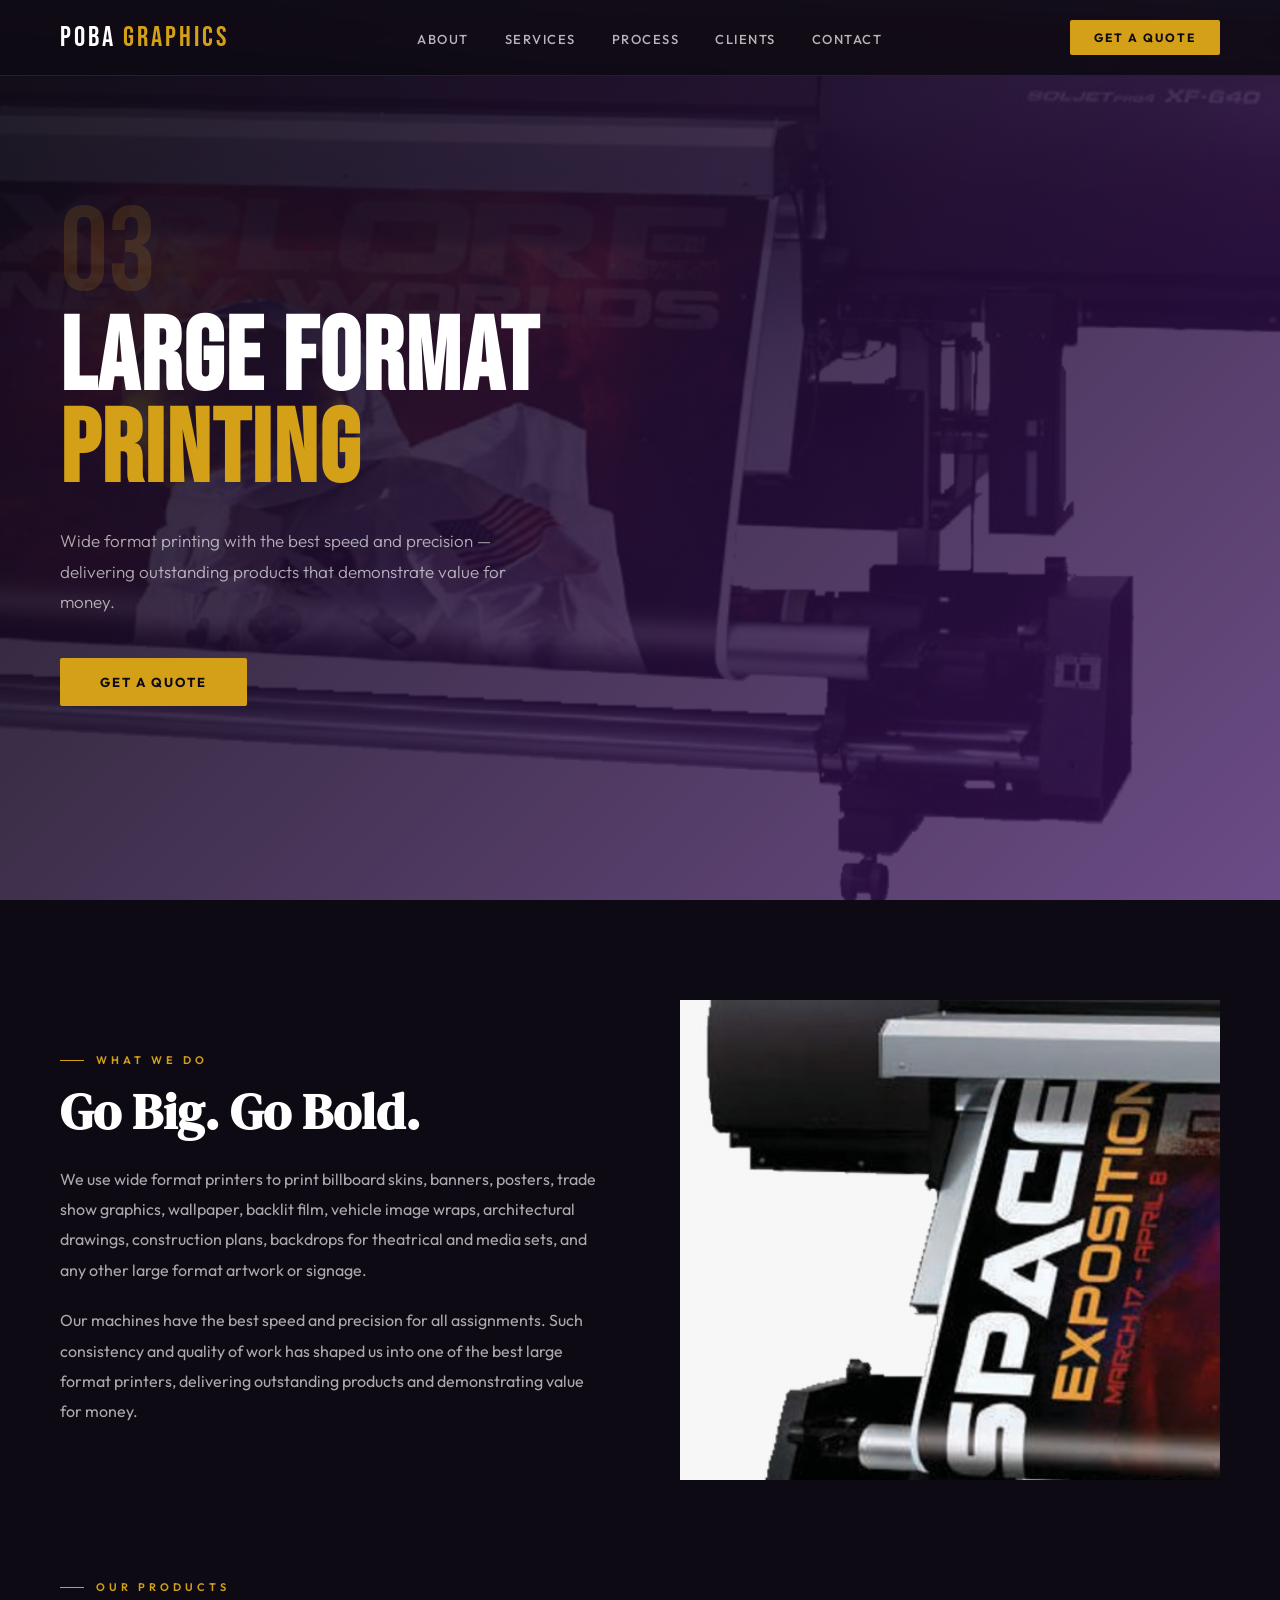
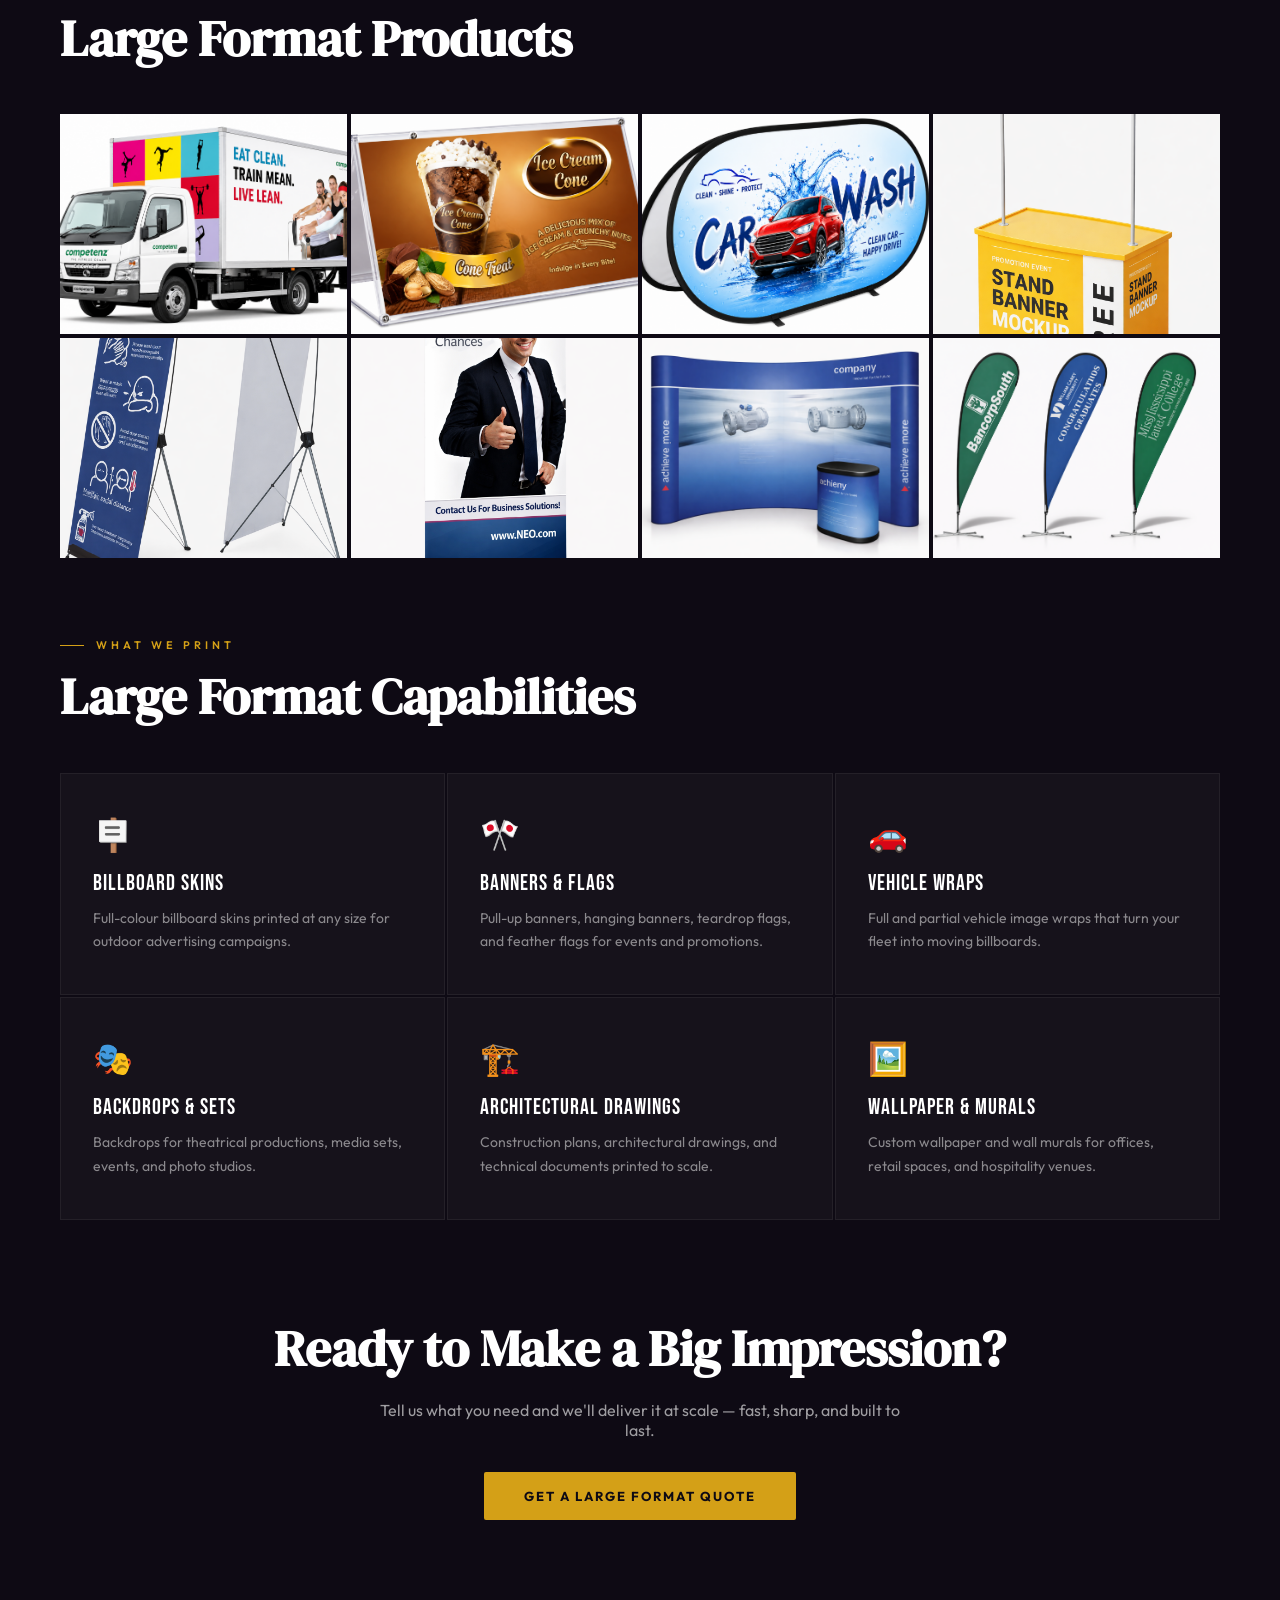
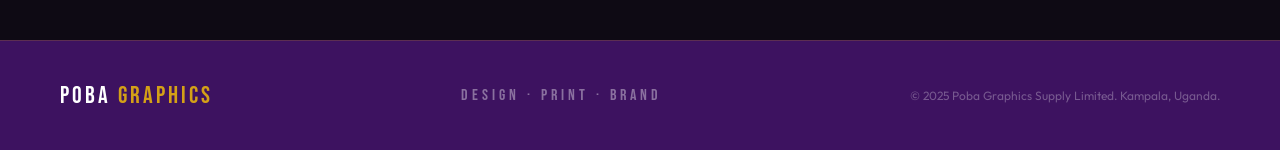
<file: services/large-format.html>
<!DOCTYPE html>
<html lang="en">
<head>
<meta charset="UTF-8">
<meta name="viewport" content="width=device-width, initial-scale=1.0">
<title>Large Format Printing | Poba Graphics</title>
<link href="https://fonts.googleapis.com/css2?family=Bebas+Neue&family=Outfit:wght@300;400;500;600;700&family=DM+Serif+Display:ital@0;1&display=swap" rel="stylesheet">
<link rel="stylesheet" href="../poba-graphics.css">
<link rel="stylesheet" href="service.css">
</head>
<body>

<nav>
  <a href="../index.html" class="nav-logo">POBA <span>GRAPHICS</span></a>
  <ul class="nav-links">
    <li><a href="../index.html#about">About</a></li>
    <li><a href="../index.html#services">Services</a></li>
    <li><a href="../index.html#process">Process</a></li>
    <li><a href="../index.html#clients">Clients</a></li>
    <li><a href="../index.html#contact">Contact</a></li>
  </ul>
  <a href="../index.html#contact" class="nav-cta">Get a Quote</a>
</nav>

<div class="service-hero" style="background-image: url('../images/large format printing.jpeg');">
  <div class="service-hero-overlay"></div>
  <div class="service-hero-content fade-up">
    <p class="service-hero-num">03</p>
    <h1 class="service-hero-title">Large Format<br><em>Printing</em></h1>
    <p class="service-hero-sub">Wide format printing with the best speed and precision — delivering outstanding products that demonstrate value for money.</p>
    <a href="../index.html#contact" class="btn-primary">Get a Quote</a>
  </div>
</div>

<section class="service-body">
  <div class="service-intro fade-up">
    <div class="service-intro-text">
      <p class="section-tag">What We Do</p>
      <h2 class="section-title" style="color:var(--white)">Go Big. Go Bold.</h2>
      <p style="font-size:16px; color:rgba(255,255,255,0.65); line-height:1.9; margin-bottom:20px;">We use wide format printers to print billboard skins, banners, posters, trade show graphics, wallpaper, backlit film, vehicle image wraps, architectural drawings, construction plans, backdrops for theatrical and media sets, and any other large format artwork or signage.</p>
      <p style="font-size:16px; color:rgba(255,255,255,0.65); line-height:1.9;">Our machines have the best speed and precision for all assignments. Such consistency and quality of work has shaped us into one of the best large format printers, delivering outstanding products and demonstrating value for money.</p>
    </div>
    <div class="service-intro-img fade-up">
      <img src="../images/large format printing 2.jpeg" alt="Large Format Printing">
    </div>
  </div>

  <div class="service-features fade-up">
    <p class="section-tag">Our Products</p>
    <h2 class="section-title" style="color:var(--white)">Large Format Products</h2>
    <div class="lf-gallery">
      <div class="lf-item">
        <img src="../images/large format products/1.png" alt="Large Format Product">
      </div>
      <div class="lf-item">
        <img src="../images/large format products/2.png" alt="Large Format Product">
      </div>
      <div class="lf-item">
        <img src="../images/large format products/3.png" alt="Large Format Product">
      </div>
      <div class="lf-item">
        <img src="../images/large format products/4.png" alt="Large Format Product">
      </div>
      <div class="lf-item">
        <img src="../images/large format products/5.png" alt="Large Format Product">
      </div>
      <div class="lf-item">
        <img src="../images/large format products/6.png" alt="Large Format Product">
      </div>
      <div class="lf-item">
        <img src="../images/large format products/7.png" alt="Large Format Product">
      </div>
      <div class="lf-item">
        <img src="../images/large format products/8.png" alt="Large Format Product">
      </div>
    </div>
  </div>

  <div class="service-features fade-up" style="margin-top:80px;">
    <p class="section-tag">What We Print</p>
    <h2 class="section-title" style="color:var(--white)">Large Format Capabilities</h2>
    <div class="features-grid">
      <div class="feature-card">
        <div class="feature-icon">🪧</div>
        <div class="feature-name">Billboard Skins</div>
        <p class="feature-desc">Full-colour billboard skins printed at any size for outdoor advertising campaigns.</p>
      </div>
      <div class="feature-card">
        <div class="feature-icon">🎌</div>
        <div class="feature-name">Banners & Flags</div>
        <p class="feature-desc">Pull-up banners, hanging banners, teardrop flags, and feather flags for events and promotions.</p>
      </div>
      <div class="feature-card">
        <div class="feature-icon">🚗</div>
        <div class="feature-name">Vehicle Wraps</div>
        <p class="feature-desc">Full and partial vehicle image wraps that turn your fleet into moving billboards.</p>
      </div>
      <div class="feature-card">
        <div class="feature-icon">🎭</div>
        <div class="feature-name">Backdrops & Sets</div>
        <p class="feature-desc">Backdrops for theatrical productions, media sets, events, and photo studios.</p>
      </div>
      <div class="feature-card">
        <div class="feature-icon">🏗️</div>
        <div class="feature-name">Architectural Drawings</div>
        <p class="feature-desc">Construction plans, architectural drawings, and technical documents printed to scale.</p>
      </div>
      <div class="feature-card">
        <div class="feature-icon">🖼️</div>
        <div class="feature-name">Wallpaper & Murals</div>
        <p class="feature-desc">Custom wallpaper and wall murals for offices, retail spaces, and hospitality venues.</p>
      </div>
    </div>
  </div>

  <div class="service-cta fade-up">
    <h2 class="section-title" style="color:var(--white)">Ready to Make a Big Impression?</h2>
    <p style="font-size:16px; color:rgba(255,255,255,0.6); margin-bottom:32px; max-width:520px; margin-left:auto; margin-right:auto;">Tell us what you need and we'll deliver it at scale — fast, sharp, and built to last.</p>
    <a href="../index.html#contact" class="btn-primary">Get a Large Format Quote</a>
  </div>
</section>

<footer>
  <div class="footer-logo">POBA <span>GRAPHICS</span></div>
  <div class="footer-tagline">DESIGN · PRINT · BRAND</div>
  <div class="footer-copy">© 2025 Poba Graphics Supply Limited. Kampala, Uganda.</div>
</footer>

<script>
  const observer = new IntersectionObserver((entries) => {
    entries.forEach(e => { if (e.isIntersecting) e.target.classList.add('visible'); });
  }, { threshold: 0.1 });
  document.querySelectorAll('.fade-up').forEach(el => observer.observe(el));
</script>
</body>
</html>
</file>
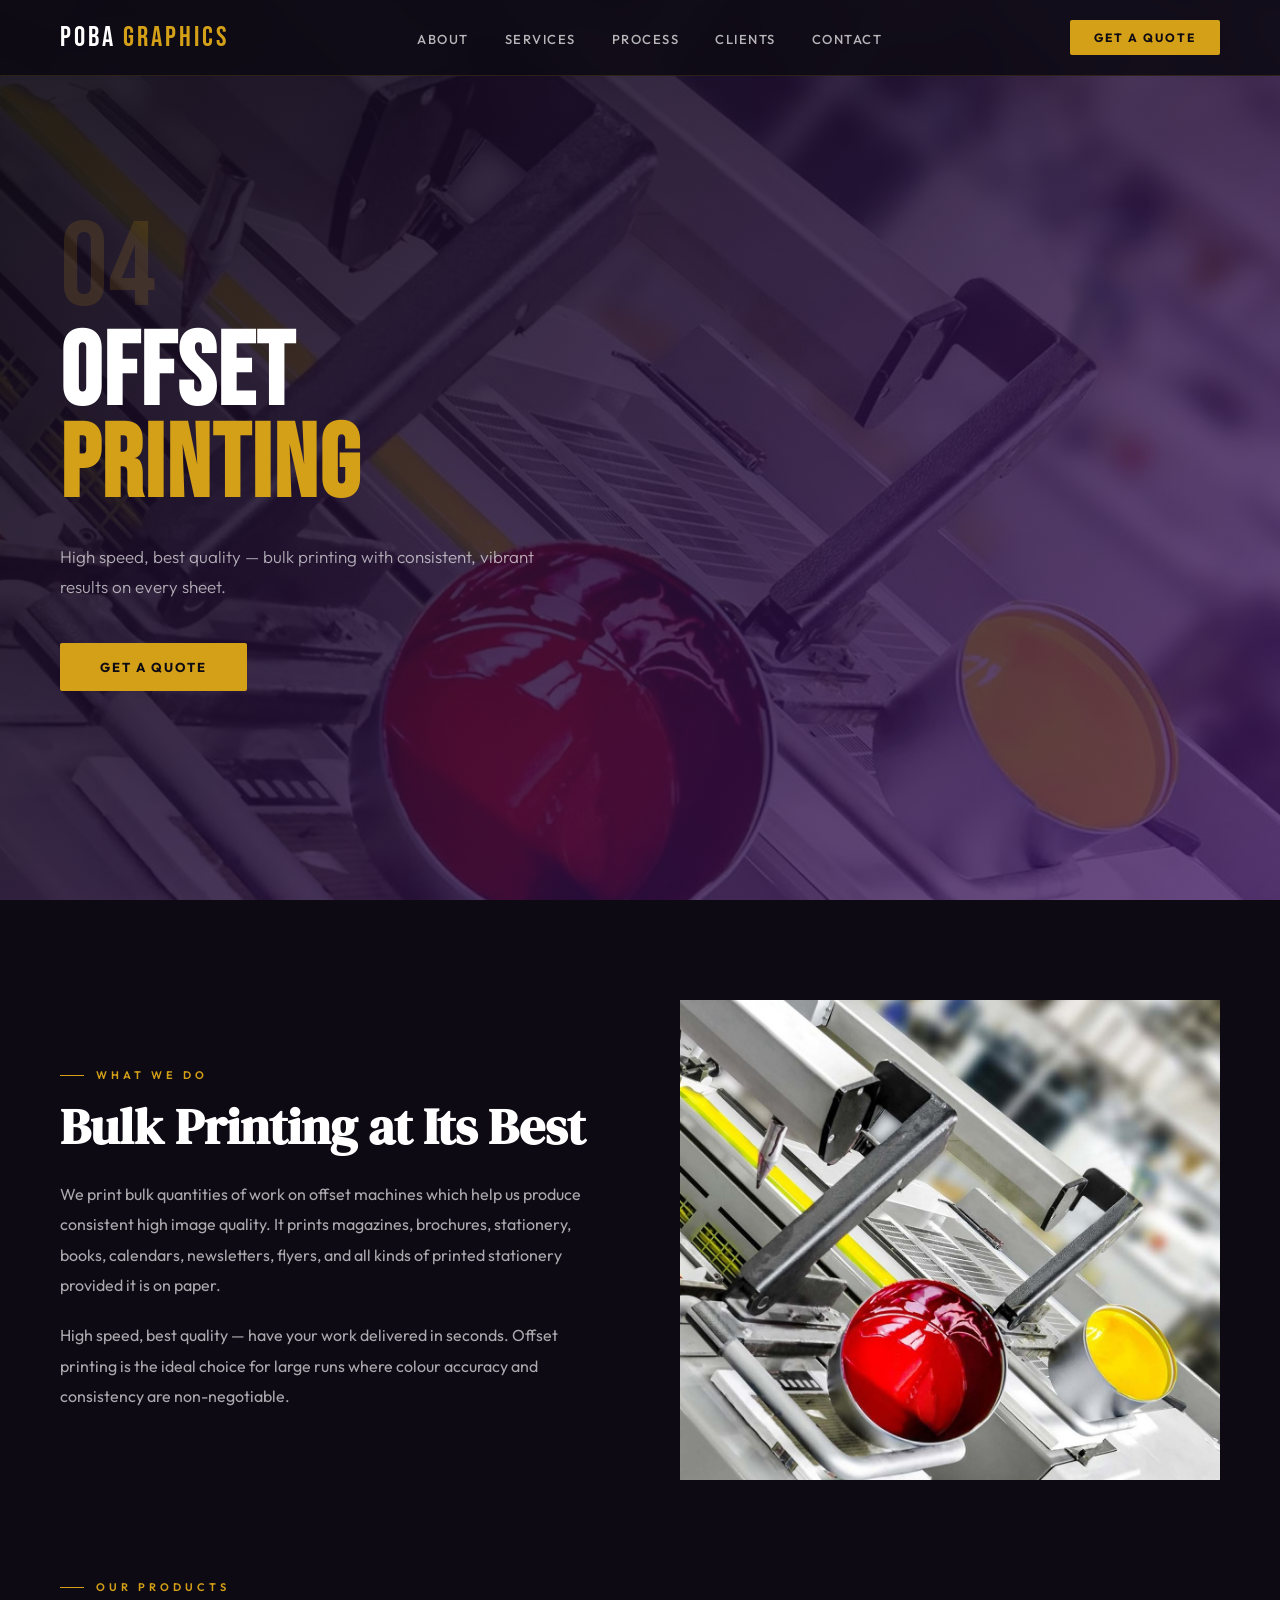
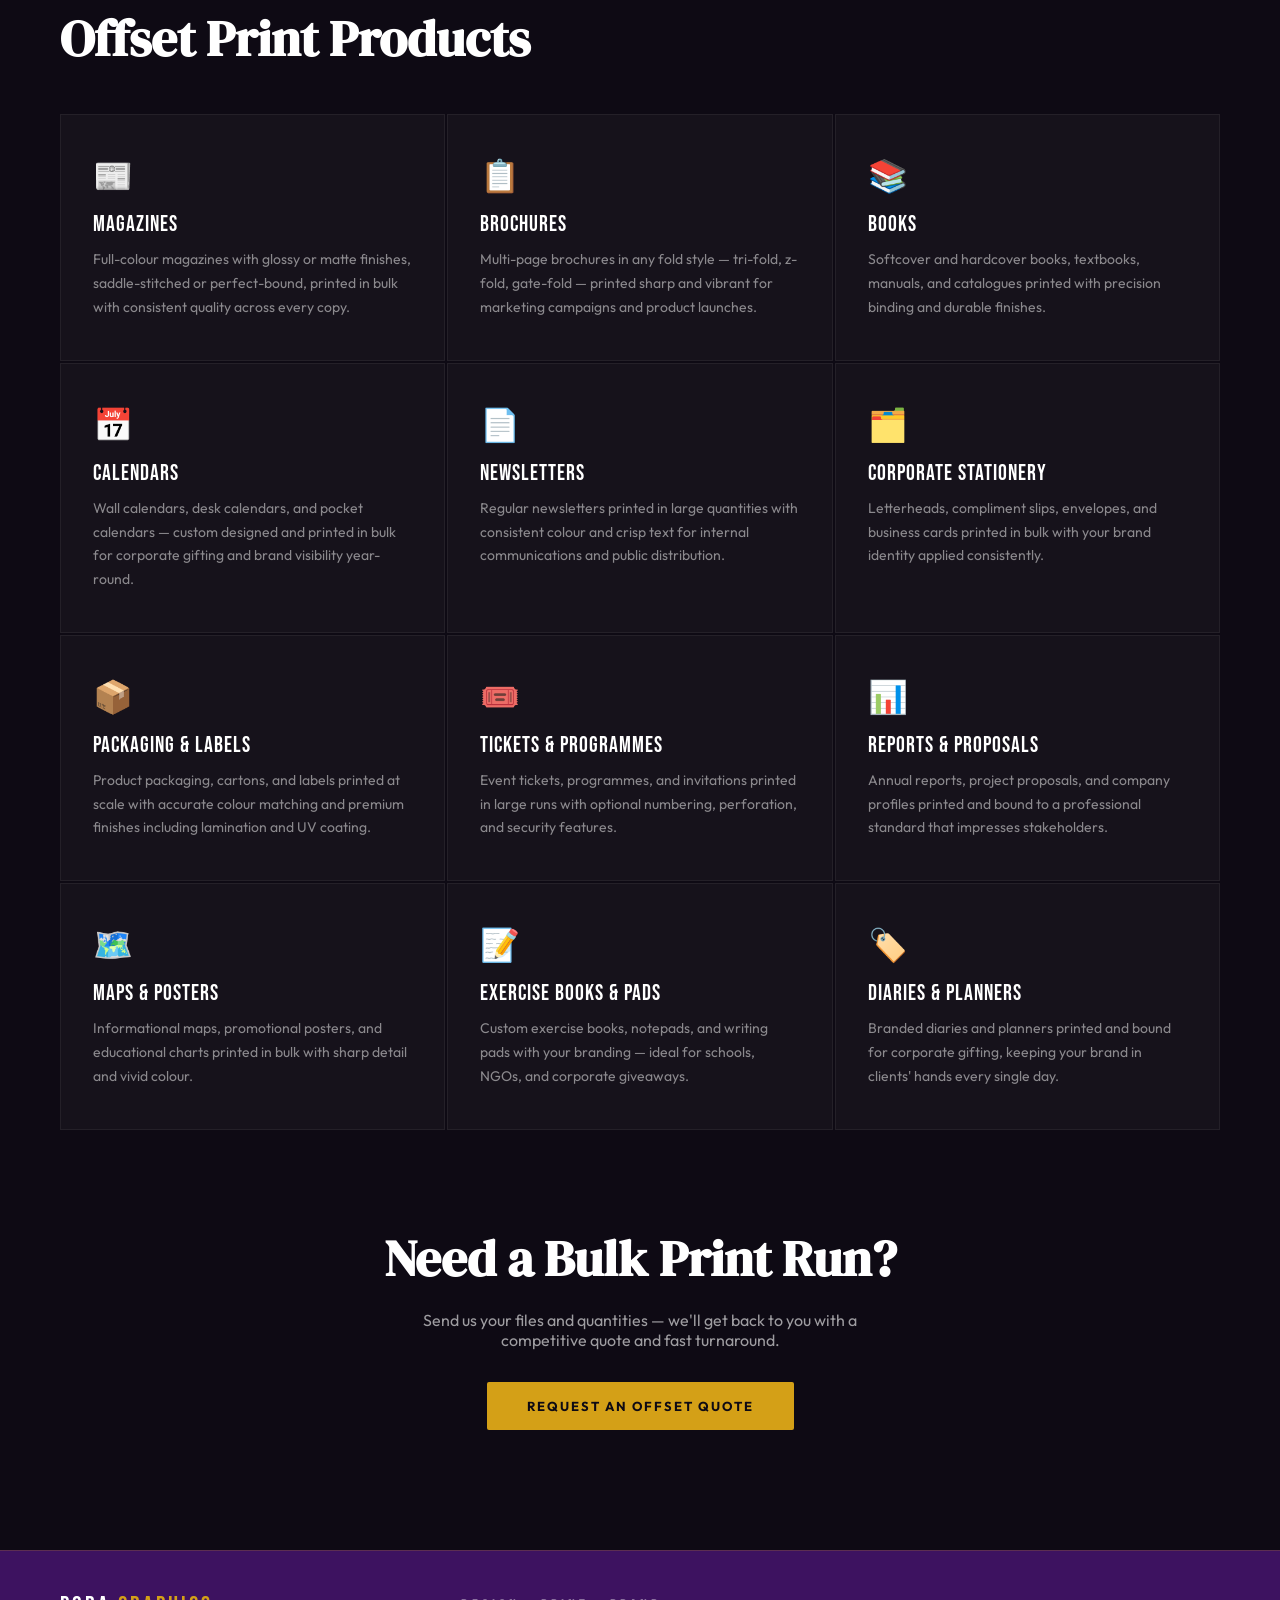
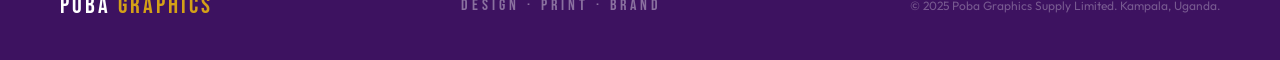
<file: services/offset-printing.html>
<!DOCTYPE html>
<html lang="en">
<head>
<meta charset="UTF-8">
<meta name="viewport" content="width=device-width, initial-scale=1.0">
<title>Offset Printing | Poba Graphics</title>
<link href="https://fonts.googleapis.com/css2?family=Bebas+Neue&family=Outfit:wght@300;400;500;600;700&family=DM+Serif+Display:ital@0;1&display=swap" rel="stylesheet">
<link rel="stylesheet" href="../poba-graphics.css">
<link rel="stylesheet" href="service.css">
</head>
<body>

<nav>
  <a href="../index.html" class="nav-logo">POBA <span>GRAPHICS</span></a>
  <ul class="nav-links">
    <li><a href="../index.html#about">About</a></li>
    <li><a href="../index.html#services">Services</a></li>
    <li><a href="../index.html#process">Process</a></li>
    <li><a href="../index.html#clients">Clients</a></li>
    <li><a href="../index.html#contact">Contact</a></li>
  </ul>
  <a href="../index.html#contact" class="nav-cta">Get a Quote</a>
</nav>

<div class="service-hero" style="background-image: url('../images/okset printing.jpeg');">
  <div class="service-hero-overlay"></div>
  <div class="service-hero-content fade-up">
    <p class="service-hero-num">04</p>
    <h1 class="service-hero-title">Offset<br><em>Printing</em></h1>
    <p class="service-hero-sub">High speed, best quality — bulk printing with consistent, vibrant results on every sheet.</p>
    <a href="../index.html#contact" class="btn-primary">Get a Quote</a>
  </div>
</div>

<section class="service-body">
  <div class="service-intro fade-up">
    <div class="service-intro-text">
      <p class="section-tag">What We Do</p>
      <h2 class="section-title" style="color:var(--white)">Bulk Printing at Its Best</h2>
      <p style="font-size:16px; color:rgba(255,255,255,0.65); line-height:1.9; margin-bottom:20px;">We print bulk quantities of work on offset machines which help us produce consistent high image quality. It prints magazines, brochures, stationery, books, calendars, newsletters, flyers, and all kinds of printed stationery provided it is on paper.</p>
      <p style="font-size:16px; color:rgba(255,255,255,0.65); line-height:1.9;">High speed, best quality — have your work delivered in seconds. Offset printing is the ideal choice for large runs where colour accuracy and consistency are non-negotiable.</p>
    </div>
    <div class="service-intro-img fade-up">
      <img src="../images/okset printing.jpeg" alt="Offset Printing">
    </div>
  </div>

  <div class="service-features fade-up">
    <p class="section-tag">Our Products</p>
    <h2 class="section-title" style="color:var(--white)">Offset Print Products</h2>
    <div class="features-grid">

      <div class="feature-card">
        <div class="feature-icon">📰</div>
        <div class="feature-name">Magazines</div>
        <p class="feature-desc">Full-colour magazines with glossy or matte finishes, saddle-stitched or perfect-bound, printed in bulk with consistent quality across every copy.</p>
      </div>

      <div class="feature-card">
        <div class="feature-icon">📋</div>
        <div class="feature-name">Brochures</div>
        <p class="feature-desc">Multi-page brochures in any fold style — tri-fold, z-fold, gate-fold — printed sharp and vibrant for marketing campaigns and product launches.</p>
      </div>

      <div class="feature-card">
        <div class="feature-icon">📚</div>
        <div class="feature-name">Books</div>
        <p class="feature-desc">Softcover and hardcover books, textbooks, manuals, and catalogues printed with precision binding and durable finishes.</p>
      </div>

      <div class="feature-card">
        <div class="feature-icon">📅</div>
        <div class="feature-name">Calendars</div>
        <p class="feature-desc">Wall calendars, desk calendars, and pocket calendars — custom designed and printed in bulk for corporate gifting and brand visibility year-round.</p>
      </div>

      <div class="feature-card">
        <div class="feature-icon">📄</div>
        <div class="feature-name">Newsletters</div>
        <p class="feature-desc">Regular newsletters printed in large quantities with consistent colour and crisp text for internal communications and public distribution.</p>
      </div>

      <div class="feature-card">
        <div class="feature-icon">🗂️</div>
        <div class="feature-name">Corporate Stationery</div>
        <p class="feature-desc">Letterheads, compliment slips, envelopes, and business cards printed in bulk with your brand identity applied consistently.</p>
      </div>

      <div class="feature-card">
        <div class="feature-icon">📦</div>
        <div class="feature-name">Packaging & Labels</div>
        <p class="feature-desc">Product packaging, cartons, and labels printed at scale with accurate colour matching and premium finishes including lamination and UV coating.</p>
      </div>

      <div class="feature-card">
        <div class="feature-icon">🎟️</div>
        <div class="feature-name">Tickets & Programmes</div>
        <p class="feature-desc">Event tickets, programmes, and invitations printed in large runs with optional numbering, perforation, and security features.</p>
      </div>

      <div class="feature-card">
        <div class="feature-icon">📊</div>
        <div class="feature-name">Reports & Proposals</div>
        <p class="feature-desc">Annual reports, project proposals, and company profiles printed and bound to a professional standard that impresses stakeholders.</p>
      </div>

      <div class="feature-card">
        <div class="feature-icon">🗺️</div>
        <div class="feature-name">Maps & Posters</div>
        <p class="feature-desc">Informational maps, promotional posters, and educational charts printed in bulk with sharp detail and vivid colour.</p>
      </div>

      <div class="feature-card">
        <div class="feature-icon">📝</div>
        <div class="feature-name">Exercise Books & Pads</div>
        <p class="feature-desc">Custom exercise books, notepads, and writing pads with your branding — ideal for schools, NGOs, and corporate giveaways.</p>
      </div>

      <div class="feature-card">
        <div class="feature-icon">🏷️</div>
        <div class="feature-name">Diaries & Planners</div>
        <p class="feature-desc">Branded diaries and planners printed and bound for corporate gifting, keeping your brand in clients' hands every single day.</p>
      </div>

    </div>
  </div>

  <div class="service-cta fade-up">
    <h2 class="section-title" style="color:var(--white)">Need a Bulk Print Run?</h2>
    <p style="font-size:16px; color:rgba(255,255,255,0.6); margin-bottom:32px; max-width:520px; margin-left:auto; margin-right:auto;">Send us your files and quantities — we'll get back to you with a competitive quote and fast turnaround.</p>
    <a href="../index.html#contact" class="btn-primary">Request an Offset Quote</a>
  </div>
</section>

<footer>
  <div class="footer-logo">POBA <span>GRAPHICS</span></div>
  <div class="footer-tagline">DESIGN · PRINT · BRAND</div>
  <div class="footer-copy">© 2025 Poba Graphics Supply Limited. Kampala, Uganda.</div>
</footer>

<script>
  const observer = new IntersectionObserver((entries) => {
    entries.forEach(e => { if (e.isIntersecting) e.target.classList.add('visible'); });
  }, { threshold: 0.1 });
  document.querySelectorAll('.fade-up').forEach(el => observer.observe(el));
</script>
</body>
</html>
</file>
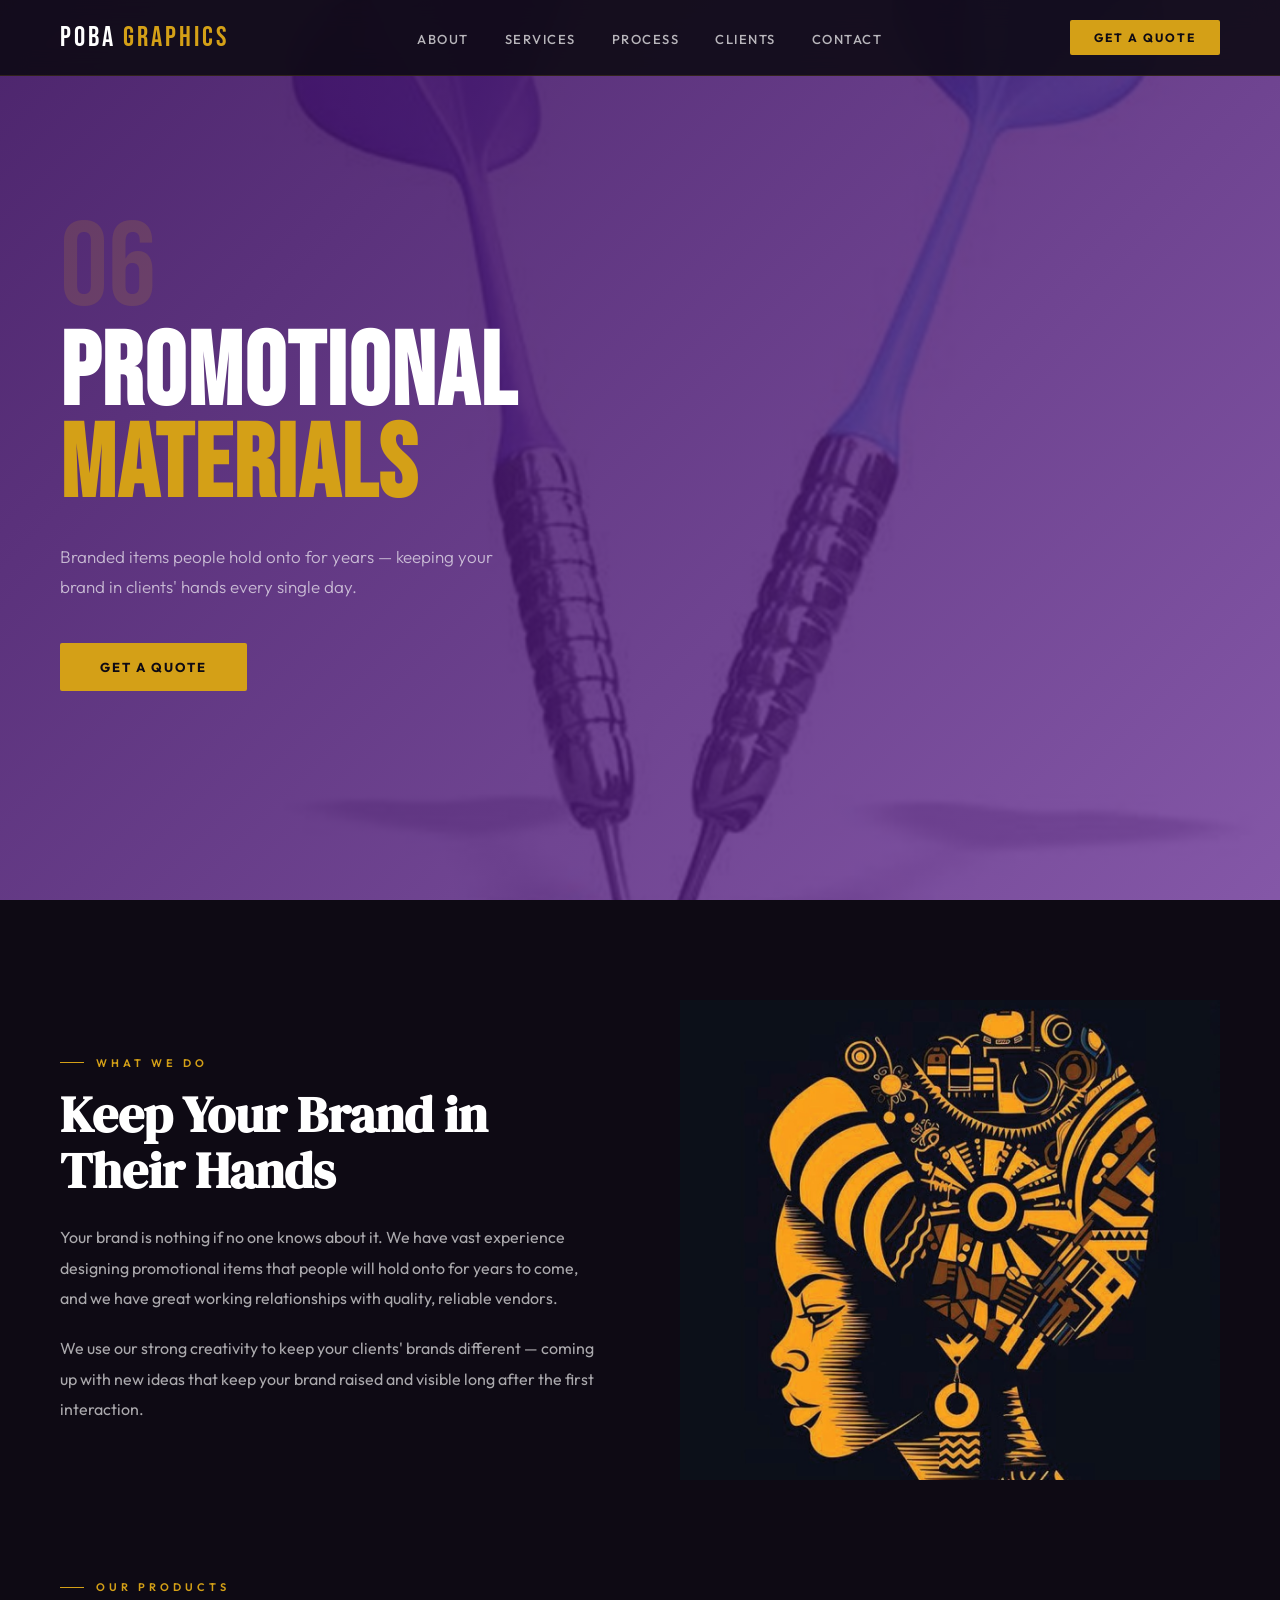
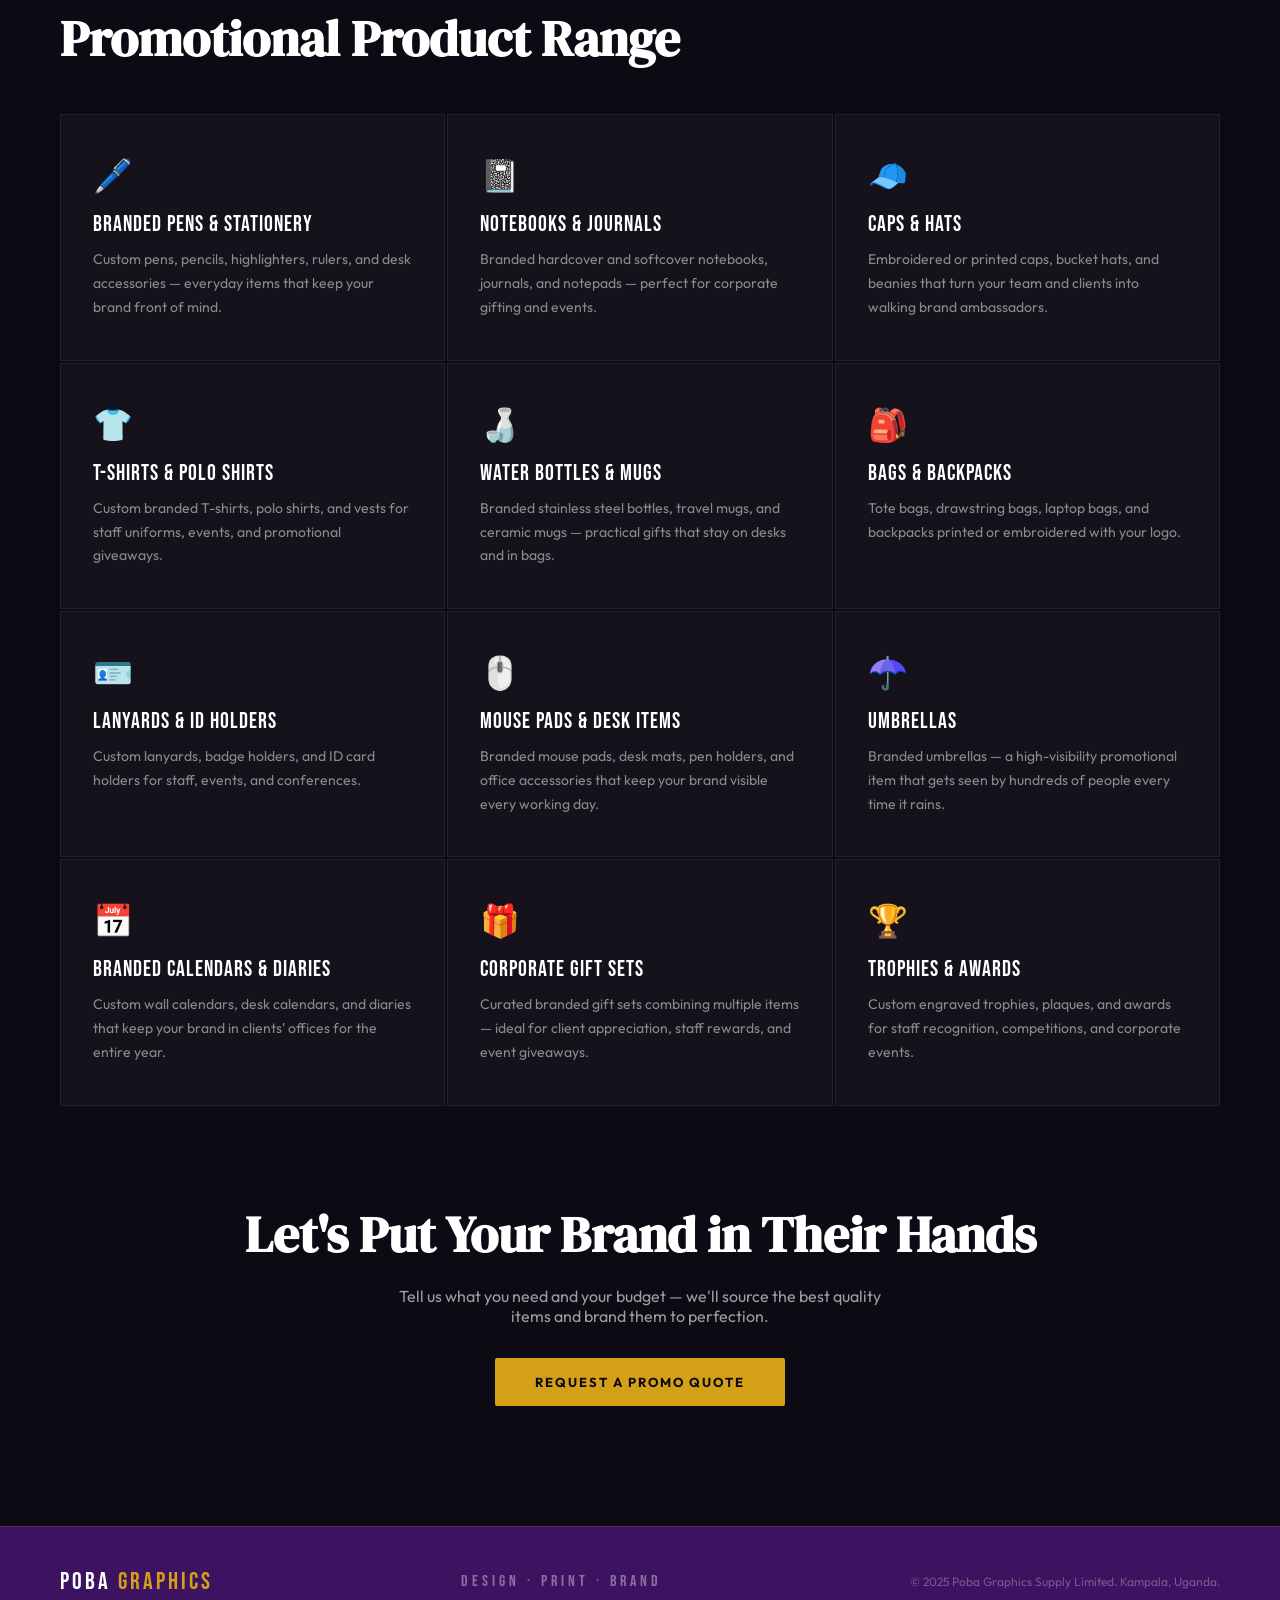
<file: services/promotional-materials.html>
<!DOCTYPE html>
<html lang="en">
<head>
<meta charset="UTF-8">
<meta name="viewport" content="width=device-width, initial-scale=1.0">
<title>Promotional Materials | Poba Graphics</title>
<link href="https://fonts.googleapis.com/css2?family=Bebas+Neue&family=Outfit:wght@300;400;500;600;700&family=DM+Serif+Display:ital@0;1&display=swap" rel="stylesheet">
<link rel="stylesheet" href="../poba-graphics.css">
<link rel="stylesheet" href="service.css">
</head>
<body>

<nav>
  <a href="../index.html" class="nav-logo">POBA <span>GRAPHICS</span></a>
  <ul class="nav-links">
    <li><a href="../index.html#about">About</a></li>
    <li><a href="../index.html#services">Services</a></li>
    <li><a href="../index.html#process">Process</a></li>
    <li><a href="../index.html#clients">Clients</a></li>
    <li><a href="../index.html#contact">Contact</a></li>
  </ul>
  <a href="../index.html#contact" class="nav-cta">Get a Quote</a>
</nav>

<div class="service-hero" style="background-image: url('../images/profile 1.jpeg');">
  <div class="service-hero-overlay" style="background:linear-gradient(135deg, rgba(61,18,96,0.92) 0%, rgba(91,31,138,0.75) 100%);"></div>
  <div class="service-hero-content fade-up">
    <p class="service-hero-num">06</p>
    <h1 class="service-hero-title">Promotional<br><em>Materials</em></h1>
    <p class="service-hero-sub">Branded items people hold onto for years — keeping your brand in clients' hands every single day.</p>
    <a href="../index.html#contact" class="btn-primary">Get a Quote</a>
  </div>
</div>

<section class="service-body">
  <div class="service-intro fade-up">
    <div class="service-intro-text">
      <p class="section-tag">What We Do</p>
      <h2 class="section-title" style="color:var(--white)">Keep Your Brand in Their Hands</h2>
      <p style="font-size:16px; color:rgba(255,255,255,0.65); line-height:1.9; margin-bottom:20px;">Your brand is nothing if no one knows about it. We have vast experience designing promotional items that people will hold onto for years to come, and we have great working relationships with quality, reliable vendors.</p>
      <p style="font-size:16px; color:rgba(255,255,255,0.65); line-height:1.9;">We use our strong creativity to keep your clients' brands different — coming up with new ideas that keep your brand raised and visible long after the first interaction.</p>
    </div>
    <div class="service-intro-img fade-up">
      <img src="../images/profile 2.jpeg" alt="Promotional Materials">
    </div>
  </div>

  <div class="service-features fade-up">
    <p class="section-tag">Our Products</p>
    <h2 class="section-title" style="color:var(--white)">Promotional Product Range</h2>
    <div class="features-grid">

      <div class="feature-card">
        <div class="feature-icon">🖊️</div>
        <div class="feature-name">Branded Pens & Stationery</div>
        <p class="feature-desc">Custom pens, pencils, highlighters, rulers, and desk accessories — everyday items that keep your brand front of mind.</p>
      </div>

      <div class="feature-card">
        <div class="feature-icon">📓</div>
        <div class="feature-name">Notebooks & Journals</div>
        <p class="feature-desc">Branded hardcover and softcover notebooks, journals, and notepads — perfect for corporate gifting and events.</p>
      </div>

      <div class="feature-card">
        <div class="feature-icon">🧢</div>
        <div class="feature-name">Caps & Hats</div>
        <p class="feature-desc">Embroidered or printed caps, bucket hats, and beanies that turn your team and clients into walking brand ambassadors.</p>
      </div>

      <div class="feature-card">
        <div class="feature-icon">👕</div>
        <div class="feature-name">T-Shirts & Polo Shirts</div>
        <p class="feature-desc">Custom branded T-shirts, polo shirts, and vests for staff uniforms, events, and promotional giveaways.</p>
      </div>

      <div class="feature-card">
        <div class="feature-icon">🍶</div>
        <div class="feature-name">Water Bottles & Mugs</div>
        <p class="feature-desc">Branded stainless steel bottles, travel mugs, and ceramic mugs — practical gifts that stay on desks and in bags.</p>
      </div>

      <div class="feature-card">
        <div class="feature-icon">🎒</div>
        <div class="feature-name">Bags & Backpacks</div>
        <p class="feature-desc">Tote bags, drawstring bags, laptop bags, and backpacks printed or embroidered with your logo.</p>
      </div>

      <div class="feature-card">
        <div class="feature-icon">🪪</div>
        <div class="feature-name">Lanyards & ID Holders</div>
        <p class="feature-desc">Custom lanyards, badge holders, and ID card holders for staff, events, and conferences.</p>
      </div>

      <div class="feature-card">
        <div class="feature-icon">🖱️</div>
        <div class="feature-name">Mouse Pads & Desk Items</div>
        <p class="feature-desc">Branded mouse pads, desk mats, pen holders, and office accessories that keep your brand visible every working day.</p>
      </div>

      <div class="feature-card">
        <div class="feature-icon">☂️</div>
        <div class="feature-name">Umbrellas</div>
        <p class="feature-desc">Branded umbrellas — a high-visibility promotional item that gets seen by hundreds of people every time it rains.</p>
      </div>

      <div class="feature-card">
        <div class="feature-icon">📅</div>
        <div class="feature-name">Branded Calendars & Diaries</div>
        <p class="feature-desc">Custom wall calendars, desk calendars, and diaries that keep your brand in clients' offices for the entire year.</p>
      </div>

      <div class="feature-card">
        <div class="feature-icon">🎁</div>
        <div class="feature-name">Corporate Gift Sets</div>
        <p class="feature-desc">Curated branded gift sets combining multiple items — ideal for client appreciation, staff rewards, and event giveaways.</p>
      </div>

      <div class="feature-card">
        <div class="feature-icon">🏆</div>
        <div class="feature-name">Trophies & Awards</div>
        <p class="feature-desc">Custom engraved trophies, plaques, and awards for staff recognition, competitions, and corporate events.</p>
      </div>

    </div>
  </div>

  <div class="service-cta fade-up">
    <h2 class="section-title" style="color:var(--white)">Let's Put Your Brand in Their Hands</h2>
    <p style="font-size:16px; color:rgba(255,255,255,0.6); margin-bottom:32px; max-width:520px; margin-left:auto; margin-right:auto;">Tell us what you need and your budget — we'll source the best quality items and brand them to perfection.</p>
    <a href="../index.html#contact" class="btn-primary">Request a Promo Quote</a>
  </div>
</section>

<footer>
  <div class="footer-logo">POBA <span>GRAPHICS</span></div>
  <div class="footer-tagline">DESIGN · PRINT · BRAND</div>
  <div class="footer-copy">© 2025 Poba Graphics Supply Limited. Kampala, Uganda.</div>
</footer>

<script>
  const observer = new IntersectionObserver((entries) => {
    entries.forEach(e => { if (e.isIntersecting) e.target.classList.add('visible'); });
  }, { threshold: 0.1 });
  document.querySelectorAll('.fade-up').forEach(el => observer.observe(el));
</script>
</body>
</html>
</file>
<file: poba-graphics.css>
:root {
  --purple: #5B1F8A;
  --purple-dark: #3D1260;
  --purple-mid: #7B2DBF;
  --gold: #D4A017;
  --gold-light: #F0C040;
  --cream: #FAF7F2;
  --dark: #0E0A14;
  --gray: #8A7A9A;
  --white: #ffffff;
}

* { margin: 0; padding: 0; box-sizing: border-box; }
html { scroll-behavior: smooth; }
body { font-family: 'Outfit', sans-serif; background: var(--dark); color: var(--white); overflow-x: hidden; }

/* ── NAV ── */
nav {
  position: fixed; top: 0; left: 0; right: 0; z-index: 1000;
  padding: 20px 60px;
  display: flex; align-items: center; justify-content: space-between;
  background: rgba(14,10,20,0.9);
  backdrop-filter: blur(12px);
  border-bottom: 1px solid rgba(212,160,23,0.15);
  transition: padding 0.3s;
}
.nav-logo { font-family: 'Bebas Neue', sans-serif; font-size: 28px; letter-spacing: 3px; color: var(--white); text-decoration: none; }
.nav-logo span { color: var(--gold); }
.nav-links { display: flex; gap: 36px; list-style: none; }
.nav-links a { font-size: 13px; font-weight: 500; letter-spacing: 1.5px; text-transform: uppercase; color: rgba(255,255,255,0.7); text-decoration: none; transition: color 0.2s; position: relative; padding-bottom: 4px; }
.nav-links a::after { content: ''; position: absolute; bottom: 0; left: 0; width: 0; height: 1px; background: var(--gold); transition: width 0.25s; }
.nav-links a:hover, .nav-links a.active { color: var(--gold); }
.nav-links a:hover::after, .nav-links a.active::after { width: 100%; }
.nav-right { display: flex; align-items: center; gap: 16px; }
.nav-cta { background: var(--gold); color: var(--dark); padding: 10px 24px; border-radius: 2px; font-size: 12px; font-weight: 700; letter-spacing: 2px; text-transform: uppercase; text-decoration: none; transition: background 0.2s, transform 0.2s; }
.nav-cta:hover { background: var(--gold-light); transform: translateY(-1px); }

/* ── HAMBURGER ── */
.hamburger { display: none; flex-direction: column; gap: 5px; background: none; border: none; cursor: pointer; padding: 4px; }
.hamburger span { display: block; width: 24px; height: 2px; background: var(--white); transition: all 0.3s; border-radius: 2px; }

/* ── MOBILE MENU ── */
.mobile-menu {
  position: fixed; inset: 0; z-index: 2000;
  background: rgba(14,10,20,0.98);
  backdrop-filter: blur(20px);
  display: flex; align-items: center; justify-content: center;
  flex-direction: column;
  opacity: 0; pointer-events: none;
  transform: translateY(-20px);
  transition: opacity 0.3s, transform 0.3s;
}
.mobile-menu.open { opacity: 1; pointer-events: all; transform: translateY(0); }
.mobile-menu ul { list-style: none; text-align: center; }
.mobile-menu ul li { margin: 16px 0; }
.mobile-link { font-family: 'Bebas Neue', sans-serif; font-size: 40px; letter-spacing: 4px; color: var(--white); text-decoration: none; transition: color 0.2s; }
.mobile-link:hover { color: var(--gold); }
.mobile-cta { background: var(--gold); color: var(--dark) !important; padding: 14px 40px; font-size: 20px; margin-top: 12px; display: inline-block; }
.mobile-menu-close { position: absolute; top: 28px; right: 28px; background: none; border: none; color: var(--white); font-size: 28px; cursor: pointer; transition: color 0.2s; }
.mobile-menu-close:hover { color: var(--gold); }

/* ── HERO ── */
#hero { min-height: 100vh; display: grid; grid-template-columns: 1fr 1fr; position: relative; overflow: hidden; }
.hero-left { display: flex; flex-direction: column; justify-content: center; padding: 120px 60px 80px; position: relative; z-index: 2; }
.hero-eyebrow { font-size: 11px; font-weight: 600; letter-spacing: 4px; text-transform: uppercase; color: var(--gold); margin-bottom: 24px; display: flex; align-items: center; gap: 12px; }
.hero-eyebrow::before { content: ''; display: block; width: 32px; height: 1px; background: var(--gold); }
h1 { font-family: 'Bebas Neue', sans-serif; font-size: clamp(72px, 8vw, 120px); line-height: 0.9; letter-spacing: 2px; color: var(--white); margin-bottom: 32px; }
h1 em { font-style: normal; color: var(--gold); display: block; }
.hero-sub { font-size: 16px; font-weight: 300; line-height: 1.8; color: rgba(255,255,255,0.65); max-width: 420px; margin-bottom: 48px; }
.hero-actions { display: flex; gap: 16px; align-items: center; }
.btn-primary { background: var(--gold); color: var(--dark); padding: 16px 40px; border-radius: 2px; font-size: 13px; font-weight: 700; letter-spacing: 2px; text-transform: uppercase; text-decoration: none; transition: all 0.25s; display: inline-block; }
.btn-primary:hover { background: var(--gold-light); transform: translateY(-2px); box-shadow: 0 12px 32px rgba(212,160,23,0.3); }
.btn-outline { border: 1px solid rgba(255,255,255,0.3); color: var(--white); padding: 16px 40px; border-radius: 2px; font-size: 13px; font-weight: 500; letter-spacing: 2px; text-transform: uppercase; text-decoration: none; transition: all 0.25s; }
.btn-outline:hover { border-color: var(--gold); color: var(--gold); }
.hero-right { position: relative; overflow: hidden; }
.hero-bg-shape { position: absolute; inset: 0; background: linear-gradient(135deg, var(--purple-dark) 0%, var(--purple) 50%, var(--purple-mid) 100%); }
.hero-pattern { position: absolute; inset: 0; opacity: 0.06; background-image: repeating-linear-gradient(45deg, var(--gold) 0, var(--gold) 1px, transparent 0, transparent 50%); background-size: 20px 20px; }
.hero-big-text { position: absolute; bottom: 40px; right: -20px; font-family: 'Bebas Neue', sans-serif; font-size: 200px; line-height: 1; color: rgba(255,255,255,0.05); letter-spacing: -5px; white-space: nowrap; user-select: none; }
.hero-stats { position: absolute; bottom: 60px; left: 60px; display: flex; gap: 48px; }
.stat-item { text-align: left; }
.stat-num { font-family: 'Bebas Neue', sans-serif; font-size: 52px; line-height: 1; color: var(--gold); }
.stat-label { font-size: 11px; font-weight: 500; letter-spacing: 2px; text-transform: uppercase; color: rgba(255,255,255,0.5); margin-top: 4px; }
.hero-badge { position: absolute; top: 140px; right: 60px; width: 120px; height: 120px; border: 1px solid rgba(212,160,23,0.4); border-radius: 50%; display: flex; flex-direction: column; align-items: center; justify-content: center; text-align: center; }
.hero-badge .badge-year { font-family: 'Bebas Neue', sans-serif; font-size: 32px; color: var(--gold); line-height: 1; }
.hero-badge .badge-since { font-size: 9px; letter-spacing: 2px; color: rgba(255,255,255,0.5); text-transform: uppercase; }

/* ── MARQUEE ── */
.marquee-bar { background: var(--gold); padding: 14px 0; overflow: hidden; }
.marquee-track { display: flex; animation: marquee 20s linear infinite; white-space: nowrap; }
.marquee-item { font-family: 'Bebas Neue', sans-serif; font-size: 18px; letter-spacing: 3px; color: var(--dark); padding: 0 40px; flex-shrink: 0; }
.marquee-dot { color: var(--purple); padding: 0 8px 0 0; }
@keyframes marquee { 0% { transform: translateX(0); } 100% { transform: translateX(-50%); } }

/* ── SECTION BASE ── */
section { padding: 120px 60px; }
.section-tag { font-size: 11px; font-weight: 600; letter-spacing: 4px; text-transform: uppercase; color: var(--gold); margin-bottom: 16px; display: flex; align-items: center; gap: 12px; }
.section-tag::before { content: ''; width: 24px; height: 1px; background: var(--gold); }
.section-title { font-family: 'DM Serif Display', serif; font-size: clamp(36px, 4vw, 56px); line-height: 1.1; margin-bottom: 24px; }

/* ── ABOUT ── */
#about { background: var(--cream); color: var(--dark); display: grid; grid-template-columns: 1fr 1fr; gap: 80px; align-items: center; }
#about .section-tag { color: var(--purple); }
#about .section-tag::before { background: var(--purple); }
#about .section-title { color: var(--dark); }
.about-body { font-size: 16px; line-height: 1.9; color: #4A3860; margin-bottom: 32px; }
.about-right { position: relative; }
.about-card { background: var(--dark); padding: 48px; position: relative; overflow: hidden; }
.about-card::before { content: ''; position: absolute; top: 0; left: 0; right: 0; height: 3px; background: linear-gradient(90deg, var(--gold), var(--purple)); }
.about-card-quote { font-family: 'DM Serif Display', serif; font-size: 20px; line-height: 1.5; color: var(--white); margin-bottom: 32px; font-style: italic; }
.about-card-quote span { color: var(--gold); font-style: normal; }
.about-pillars { display: flex; gap: 24px; }
.pillar { flex: 1; text-align: center; border: 1px solid rgba(212,160,23,0.2); padding: 20px 12px; }
.pillar-icon { font-size: 28px; margin-bottom: 8px; }
.pillar-label { font-family: 'Bebas Neue', sans-serif; font-size: 18px; letter-spacing: 2px; color: var(--gold); }

/* ── SERVICES ── */
#services { background: var(--dark); }
.services-header { display: flex; justify-content: space-between; align-items: flex-end; margin-bottom: 64px; }
.services-intro { font-size: 16px; color: rgba(255,255,255,0.5); max-width: 360px; line-height: 1.7; }
.services-grid { display: grid; grid-template-columns: repeat(3, 1fr); gap: 2px; }
a.service-card { text-decoration: none; display: block; }
.service-card { background: rgba(255,255,255,0.03); border: 1px solid rgba(255,255,255,0.06); padding: 48px 40px; transition: all 0.3s; position: relative; overflow: hidden; cursor: pointer; }
.service-card::before { content: ''; position: absolute; bottom: 0; left: 0; right: 0; height: 0; background: linear-gradient(180deg, transparent, rgba(91,31,138,0.3)); transition: height 0.4s; }
.service-card:hover { border-color: rgba(212,160,23,0.4); transform: translateY(-4px); }
.service-card:hover::before { height: 100%; }
.service-num { font-family: 'Bebas Neue', sans-serif; font-size: 64px; line-height: 1; color: rgba(212,160,23,0.12); position: absolute; top: 24px; right: 32px; transition: color 0.3s; }
.service-card:hover .service-num { color: rgba(212,160,23,0.25); }
.service-icon { font-size: 36px; margin-bottom: 20px; }
.service-name { font-family: 'Bebas Neue', sans-serif; font-size: 26px; letter-spacing: 1px; color: var(--white); margin-bottom: 12px; }
.service-desc { font-size: 14px; color: rgba(255,255,255,0.5); line-height: 1.7; }
.service-link { display: inline-block; margin-top: 20px; font-size: 12px; font-weight: 700; letter-spacing: 2px; text-transform: uppercase; color: var(--gold); transition: letter-spacing 0.2s; }
a.service-card:hover .service-link { letter-spacing: 3px; }

/* ── PROCESS ── */
#process { background: var(--purple-dark); position: relative; overflow: hidden; }
#process::before { content: ''; position: absolute; inset: 0; background-image: repeating-linear-gradient(0deg, transparent, transparent 40px, rgba(255,255,255,0.02) 40px, rgba(255,255,255,0.02) 41px), repeating-linear-gradient(90deg, transparent, transparent 40px, rgba(255,255,255,0.02) 40px, rgba(255,255,255,0.02) 41px); }
.process-header { text-align: center; margin-bottom: 80px; position: relative; z-index: 1; }
.process-header .section-tag { justify-content: center; }
.process-header .section-tag::before { display: none; }
.process-steps { display: grid; grid-template-columns: repeat(5, 1fr); gap: 0; position: relative; z-index: 1; }
.process-steps::before { content: ''; position: absolute; top: 40px; left: 10%; right: 10%; height: 1px; background: rgba(212,160,23,0.3); z-index: 0; }
.step { text-align: center; padding: 0 20px; position: relative; z-index: 1; }
.step-circle { width: 80px; height: 80px; border: 2px solid var(--gold); border-radius: 50%; display: flex; align-items: center; justify-content: center; margin: 0 auto 24px; background: var(--purple-dark); font-family: 'Bebas Neue', sans-serif; font-size: 28px; color: var(--gold); transition: all 0.3s; }
.step:hover .step-circle { background: var(--gold); color: var(--dark); transform: scale(1.1); }
.step-name { font-family: 'Bebas Neue', sans-serif; font-size: 20px; letter-spacing: 1px; color: var(--white); margin-bottom: 10px; }
.step-desc { font-size: 12px; color: rgba(255,255,255,0.5); line-height: 1.6; }

/* ── TESTIMONIALS ── */
.testimonials-grid { display: grid; grid-template-columns: repeat(3, 1fr); gap: 24px; max-width: 1200px; margin: 0 auto; }
.testimonial-card { background: rgba(255,255,255,0.03); border: 1px solid rgba(255,255,255,0.07); padding: 40px 36px; position: relative; transition: all 0.3s; }
.testimonial-card:hover { border-color: rgba(212,160,23,0.3); transform: translateY(-4px); }
.testimonial-card::before { content: '"'; font-family: 'DM Serif Display', serif; font-size: 80px; color: rgba(212,160,23,0.12); position: absolute; top: 16px; left: 28px; line-height: 1; }
.testimonial-stars { color: var(--gold); font-size: 16px; margin-bottom: 20px; letter-spacing: 2px; }
.testimonial-text { font-size: 15px; color: rgba(255,255,255,0.7); line-height: 1.8; margin-bottom: 28px; font-style: italic; }
.testimonial-name { font-weight: 600; font-size: 14px; color: var(--white); }
.testimonial-org { font-size: 12px; color: var(--gold); letter-spacing: 1px; margin-top: 4px; }

/* ── CLIENTS ── */
#clients { background: var(--cream); color: var(--dark); }
#clients .section-tag { color: var(--purple); }
#clients .section-tag::before { background: var(--purple); }
#clients .section-title { color: var(--dark); }
.clients-header { margin-bottom: 64px; }
.clients-sub { font-size: 16px; color: #6A5680; line-height: 1.7; max-width: 520px; }
.clients-grid { display: grid; grid-template-columns: repeat(6, 1fr); gap: 2px; }
.client-tile { background: var(--white); padding: 16px; display: flex; align-items: center; justify-content: center; border: 1px solid rgba(0,0,0,0.06); transition: all 0.25s; aspect-ratio: 3/2; overflow: hidden; }
.client-tile img { width: 100%; height: 100%; object-fit: contain; transition: transform 0.3s; }
.client-tile:hover { border-color: var(--purple); transform: translateY(-3px); box-shadow: 0 8px 24px rgba(91,31,138,0.12); }
.client-tile:hover img { transform: scale(1.06); }

/* ── CONTACT ── */
#contact { background: var(--dark); display: grid; grid-template-columns: 1fr 1fr; gap: 80px; align-items: start; }
.contact-left .section-title { color: var(--white); }
.contact-tagline { font-size: 16px; color: rgba(255,255,255,0.5); line-height: 1.8; margin-bottom: 48px; max-width: 400px; }
.contact-info { display: flex; flex-direction: column; gap: 20px; }
.contact-item { display: flex; gap: 16px; align-items: flex-start; }
.contact-icon { width: 40px; height: 40px; border: 1px solid rgba(212,160,23,0.3); display: flex; align-items: center; justify-content: center; font-size: 18px; flex-shrink: 0; }
.contact-text { font-size: 14px; line-height: 1.6; color: rgba(255,255,255,0.7); }
.contact-text strong { color: var(--white); display: block; font-size: 12px; letter-spacing: 1px; text-transform: uppercase; margin-bottom: 2px; }
.contact-form-area { background: rgba(255,255,255,0.03); border: 1px solid rgba(255,255,255,0.08); padding: 48px; position: relative; }
.contact-form-area::before { content: ''; position: absolute; top: 0; left: 0; right: 0; height: 2px; background: linear-gradient(90deg, var(--gold), var(--purple)); }
.form-title { font-family: 'Bebas Neue', sans-serif; font-size: 28px; letter-spacing: 2px; color: var(--white); margin-bottom: 32px; }
.form-group { margin-bottom: 20px; }
.form-group input, .form-group select, .form-group textarea { width: 100%; background: rgba(255,255,255,0.05); border: 1px solid rgba(255,255,255,0.1); color: var(--white); padding: 14px 18px; font-family: 'Outfit', sans-serif; font-size: 14px; outline: none; transition: border-color 0.2s; appearance: none; }
.form-group input::placeholder, .form-group textarea::placeholder { color: rgba(255,255,255,0.3); }
.form-group input:focus, .form-group select:focus, .form-group textarea:focus { border-color: var(--gold); }
.form-group select option { background: var(--dark); color: var(--white); }
.form-group textarea { height: 120px; resize: none; }
.form-row { display: grid; grid-template-columns: 1fr 1fr; gap: 16px; }
.btn-submit { width: 100%; background: var(--gold); color: var(--dark); border: none; padding: 16px; font-family: 'Outfit', sans-serif; font-size: 13px; font-weight: 700; letter-spacing: 2px; text-transform: uppercase; cursor: pointer; transition: all 0.25s; }
.btn-submit:hover:not(:disabled) { background: var(--gold-light); transform: translateY(-2px); }
.btn-submit:disabled { opacity: 0.7; cursor: not-allowed; }

/* ── FOOTER ── */
footer { background: var(--purple-dark); padding: 40px 60px; display: flex; align-items: center; justify-content: space-between; border-top: 1px solid rgba(212,160,23,0.2); }
.footer-logo { font-family: 'Bebas Neue', sans-serif; font-size: 24px; letter-spacing: 3px; color: var(--white); }
.footer-logo span { color: var(--gold); }
.footer-tagline { font-family: 'Bebas Neue', sans-serif; font-size: 16px; letter-spacing: 4px; color: rgba(255,255,255,0.4); }
.footer-copy { font-size: 12px; color: rgba(255,255,255,0.3); }

/* ── WHATSAPP FLOAT ── */
.whatsapp-float {
  position: fixed; bottom: 28px; right: 28px; z-index: 999;
  width: 58px; height: 58px; border-radius: 50%;
  background: #25D366;
  display: flex; align-items: center; justify-content: center;
  box-shadow: 0 6px 24px rgba(37,211,102,0.45);
  transition: transform 0.25s, box-shadow 0.25s;
  animation: wa-pulse 2.5s infinite;
}
.whatsapp-float:hover { transform: scale(1.1); box-shadow: 0 8px 32px rgba(37,211,102,0.6); animation: none; }
@keyframes wa-pulse {
  0%, 100% { box-shadow: 0 6px 24px rgba(37,211,102,0.45); }
  50% { box-shadow: 0 6px 32px rgba(37,211,102,0.75), 0 0 0 8px rgba(37,211,102,0.1); }
}

/* ── SCROLL TO TOP ── */
.scroll-top {
  position: fixed; bottom: 96px; right: 32px; z-index: 999;
  width: 44px; height: 44px;
  background: var(--purple); color: var(--white);
  border: 1px solid rgba(212,160,23,0.3);
  border-radius: 2px; font-size: 18px;
  cursor: pointer; transition: all 0.25s;
  opacity: 0; pointer-events: none;
}
.scroll-top.visible { opacity: 1; pointer-events: all; }
.scroll-top:hover { background: var(--gold); color: var(--dark); transform: translateY(-2px); }

/* ── ANIMATIONS ── */
.fade-up { opacity: 0; transform: translateY(40px); transition: opacity 0.7s ease, transform 0.7s ease; }
.fade-up.visible { opacity: 1; transform: translateY(0); }

/* ── MISSION & STORY responsive ── */
@media (max-width: 900px) {
  #mission > div, #story > div { grid-template-columns: 1fr !important; gap: 40px !important; }
  #story > div > div:first-child { min-height: 240px !important; }
  #mission, #story { padding: 60px 24px !important; }
  #mission > div > div:last-child { border-left: none !important; padding-left: 0 !important; border-top: 1px solid rgba(212,160,23,0.3); padding-top: 32px; }
}

/* ── RESPONSIVE ── */
@media (max-width: 900px) {
  nav { padding: 16px 24px; }
  .nav-links { display: none; }
  .hamburger { display: flex; }
  #hero { grid-template-columns: 1fr; }
  .hero-right { display: none; }
  section { padding: 80px 24px; }
  #about, #contact { grid-template-columns: 1fr; gap: 40px; }
  .services-grid { grid-template-columns: 1fr 1fr; }
  .process-steps { grid-template-columns: 1fr; gap: 32px; }
  .process-steps::before { display: none; }
  .clients-grid { grid-template-columns: repeat(3, 1fr); }
  .services-header { flex-direction: column; align-items: flex-start; gap: 16px; }
  .testimonials-grid { grid-template-columns: 1fr; gap: 16px; }
  footer { flex-direction: column; gap: 16px; text-align: center; }
  .whatsapp-float { bottom: 20px; right: 20px; width: 52px; height: 52px; }
  .scroll-top { bottom: 84px; right: 20px; }
}

@media (max-width: 600px) {
  .services-grid { grid-template-columns: 1fr; }
  .clients-grid { grid-template-columns: repeat(2, 1fr); }
  .form-row { grid-template-columns: 1fr; }
}
</file>
<file: services/service.css>
/* ── SERVICE PAGE STYLES ── */

.service-hero {
  min-height: 100vh;
  background-size: cover;
  background-position: center;
  display: flex;
  align-items: center;
  position: relative;
  overflow: hidden;
}

.service-hero-overlay {
  position: absolute;
  inset: 0;
  background: linear-gradient(135deg, rgba(14,10,20,0.92) 0%, rgba(61,18,96,0.75) 100%);
}

.service-hero-content {
  position: relative;
  z-index: 2;
  padding: 140px 60px 80px;
  max-width: 700px;
}

.service-hero-num {
  font-family: 'Bebas Neue', sans-serif;
  font-size: 120px;
  line-height: 1;
  color: rgba(212,160,23,0.15);
  position: absolute;
  top: 80px;
  left: 60px;
  user-select: none;
}

.service-hero-title {
  font-family: 'Bebas Neue', sans-serif;
  font-size: clamp(64px, 8vw, 110px);
  line-height: 0.9;
  letter-spacing: 2px;
  color: var(--white);
  margin-bottom: 28px;
  margin-top: 60px;
}

.service-hero-title em {
  font-style: normal;
  color: var(--gold);
  display: block;
}

.service-hero-sub {
  font-size: 17px;
  font-weight: 300;
  line-height: 1.8;
  color: rgba(255,255,255,0.65);
  max-width: 480px;
  margin-bottom: 40px;
}

/* ── SERVICE BODY ── */
.service-body {
  background: var(--dark);
  padding: 0 0 120px;
}

.service-intro {
  display: grid;
  grid-template-columns: 1fr 1fr;
  gap: 80px;
  align-items: center;
  padding: 100px 60px;
  max-width: 1300px;
  margin: 0 auto;
}

.service-intro-img img {
  width: 100%;
  height: 480px;
  object-fit: cover;
  display: block;
}

/* ── FEATURES GRID ── */
.service-features {
  padding: 0 60px;
  max-width: 1300px;
  margin: 0 auto;
}

.features-grid {
  display: grid;
  grid-template-columns: repeat(3, 1fr);
  gap: 2px;
  margin-top: 48px;
}

.feature-card {
  background: rgba(255,255,255,0.03);
  border: 1px solid rgba(255,255,255,0.06);
  padding: 40px 32px;
  transition: all 0.3s;
  position: relative;
  overflow: hidden;
}

.feature-card::before {
  content: '';
  position: absolute;
  bottom: 0; left: 0; right: 0;
  height: 0;
  background: linear-gradient(180deg, transparent, rgba(91,31,138,0.25));
  transition: height 0.4s;
}

.feature-card:hover {
  border-color: rgba(212,160,23,0.35);
  transform: translateY(-4px);
}

.feature-card:hover::before { height: 100%; }

.feature-icon {
  font-size: 32px;
  margin-bottom: 16px;
}

.feature-name {
  font-family: 'Bebas Neue', sans-serif;
  font-size: 22px;
  letter-spacing: 1px;
  color: var(--white);
  margin-bottom: 10px;
}

.feature-desc {
  font-size: 14px;
  color: rgba(255,255,255,0.5);
  line-height: 1.7;
}

/* ── LARGE FORMAT GALLERY ── */
.lf-gallery {
  display: grid;
  grid-template-columns: repeat(4, 1fr);
  gap: 4px;
  margin-top: 48px;
}

.lf-item img {
  width: 100%;
  height: 220px;
  object-fit: cover;
  display: block;
  transition: transform 0.4s;
}

.lf-item:hover img {
  transform: scale(1.04);
}

.lf-item {
  overflow: hidden;
}

/* ── CTA ── */
.service-cta {
  text-align: center;
  padding: 100px 60px 0;
  max-width: 1300px;
  margin: 0 auto;
}

/* ── RESPONSIVE ── */
@media (max-width: 900px) {
  .service-hero-content { padding: 120px 24px 60px; }
  .service-hero-num { font-size: 80px; left: 24px; }
  .service-intro { grid-template-columns: 1fr; gap: 40px; padding: 60px 24px; }
  .service-intro-img img { height: 280px; }
  .service-features { padding: 0 24px; }
  .features-grid { grid-template-columns: 1fr 1fr; }
  .lf-gallery { grid-template-columns: repeat(2, 1fr); }
  .service-cta { padding: 60px 24px 0; }
}

@media (max-width: 600px) {
  .features-grid { grid-template-columns: 1fr; }
  .lf-gallery { grid-template-columns: 1fr 1fr; }
}
</file>
